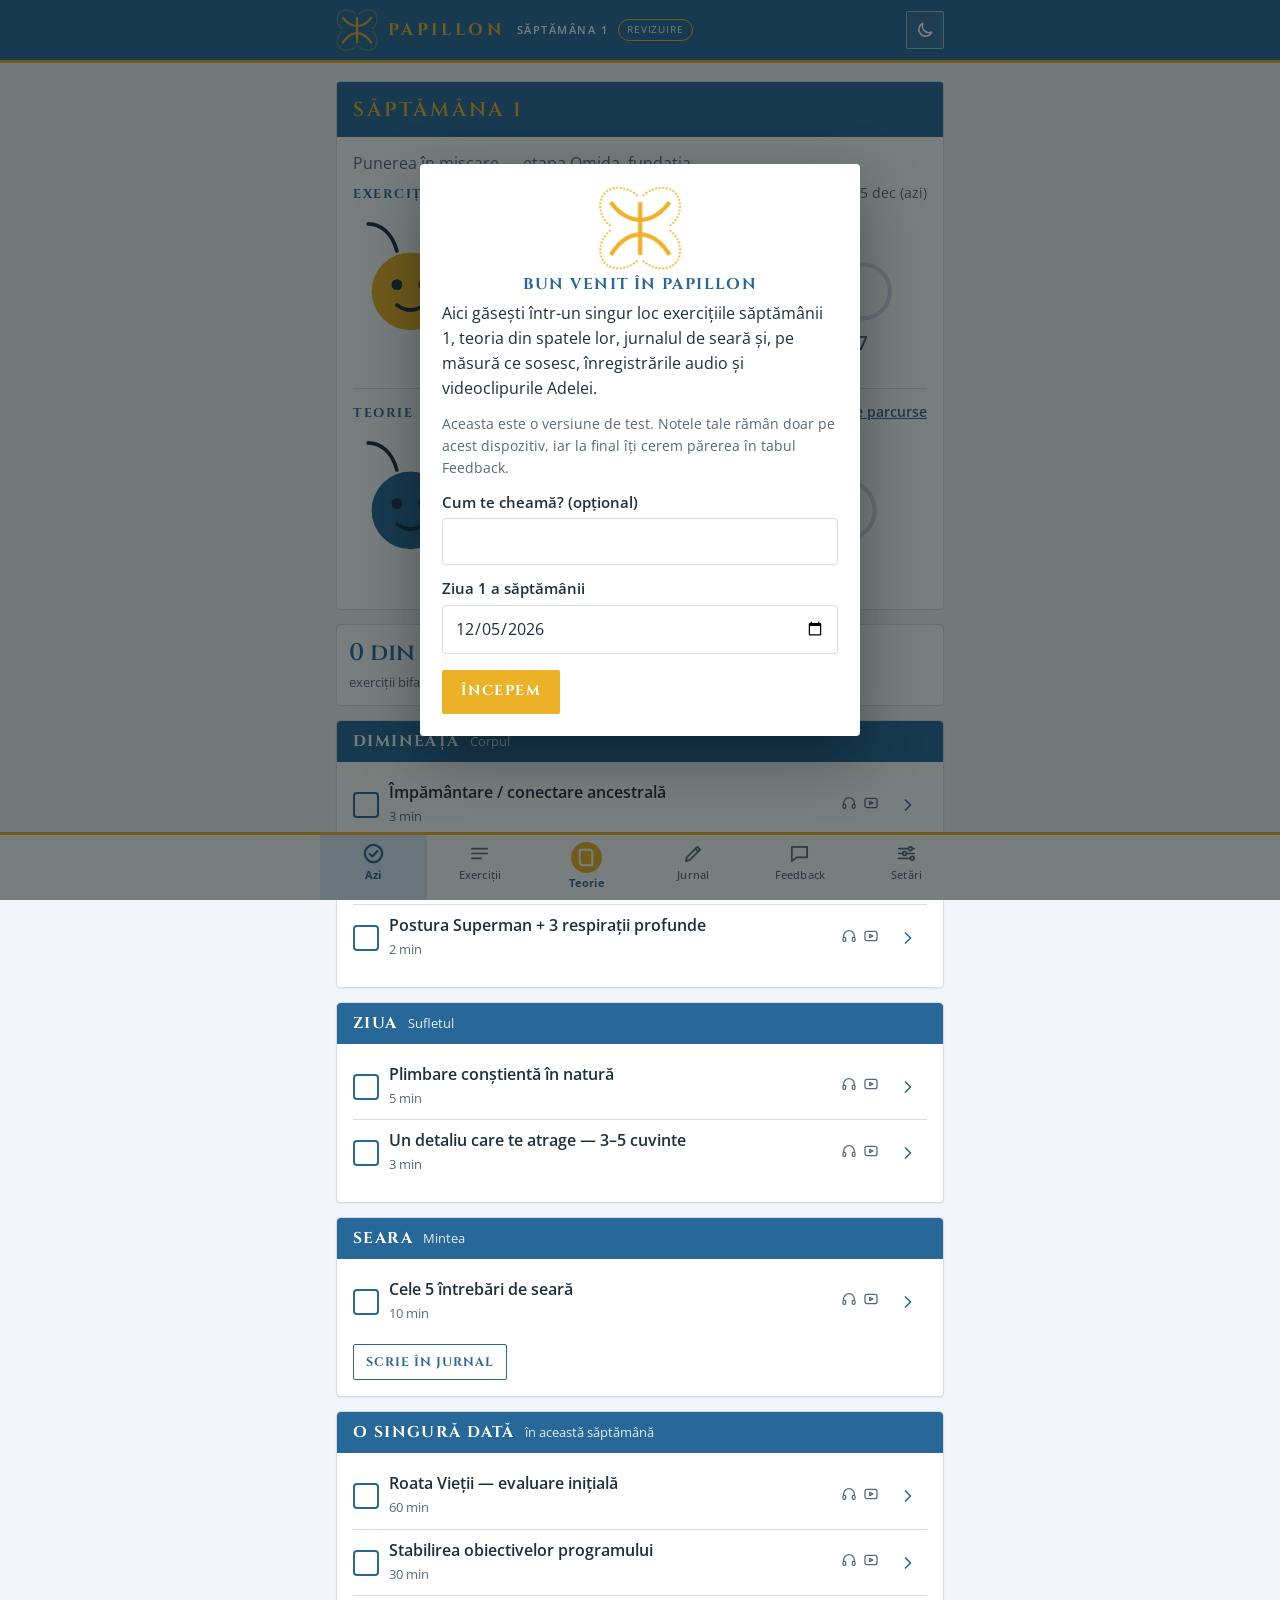
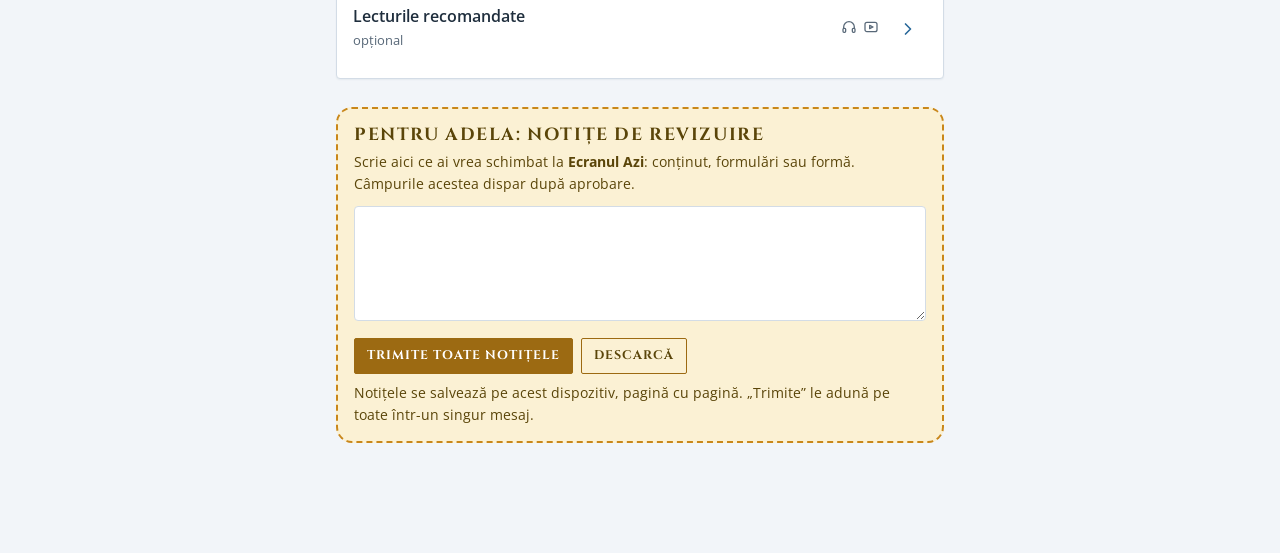
<file: s1/index.html>
<!doctype html>
<html lang="ro">
<head>
<meta charset="utf-8">
<meta name="viewport" content="width=device-width, initial-scale=1, viewport-fit=cover">
<meta name="theme-color" content="#286899">
<link rel="icon" type="image/png" href="[data-uri]">
<link rel="apple-touch-icon" href="[data-uri]">
<title>Papillon · Săptămâna 1</title>
<link rel="preconnect" href="https://fonts.googleapis.com">
<link rel="preconnect" href="https://fonts.gstatic.com" crossorigin>
<link href="https://fonts.googleapis.com/css2?family=Cinzel:wght@500;600;700&family=Open+Sans:wght@400;500;600;700&display=swap" rel="stylesheet">
<style>
/* Papillon S1 — identitate vizuală inspirată de site-ul Adelei Ciurea (albastru #286899, auriu #EDB127, fundal alb) */
:root{
  --bg:#F2F5F9; --surface:#FFFFFF; --ink:#1F2E3D; --muted:#586878; --line:#D3DCE6;
  --accent:#286899; --accent-ink:#FFFFFF; --accent-soft:#DDEAF5;
  --band:#286899; --gold:#EDB127; --gold-ink:#FFFFFF; --gold-soft:#FBF0D3;
  --leaf:#EDB127; --leaf-soft:#FBF0D3;
  --tip:#FBF1D4; --tip-ink:#5A4509; --short:#E1ECF7; --short-ink:#1E4468;
  --danger:#A23B2F;
  --shadow:0 1px 2px rgba(20,50,80,.06);
  --serif:'Cinzel',Georgia,'Times New Roman',serif;
  --sans:'Open Sans',system-ui,-apple-system,'Segoe UI',Roboto,sans-serif;
}
:root[data-theme="dark"]{
  --bg:#0B1824; --surface:#13273A; --ink:#E7EEF5; --muted:#9BB0C3; --line:#26425C;
  --accent:#79B2E0; --accent-ink:#082338; --accent-soft:#1B3A57;
  --band:#1D5380; --gold:#EDB127; --gold-ink:#FFFFFF; --gold-soft:#3A2F10;
  --leaf:#EDB127; --leaf-soft:#3A2F10;
  --tip:#2D2A14; --tip-ink:#E8D79A; --short:#16304A; --short-ink:#BBD8F2;
  --danger:#E0857A; --shadow:none;
}
@media (prefers-color-scheme:dark){
  :root:not([data-theme="light"]){
    --bg:#0B1824; --surface:#13273A; --ink:#E7EEF5; --muted:#9BB0C3; --line:#26425C;
    --accent:#79B2E0; --accent-ink:#082338; --accent-soft:#1B3A57;
    --band:#1D5380; --gold:#EDB127; --gold-ink:#FFFFFF; --gold-soft:#3A2F10;
    --leaf:#EDB127; --leaf-soft:#3A2F10;
    --tip:#2D2A14; --tip-ink:#E8D79A; --short:#16304A; --short-ink:#BBD8F2;
    --danger:#E0857A; --shadow:none;
  }
}
*{box-sizing:border-box}
html{-webkit-text-size-adjust:100%}
body{margin:0;background:var(--bg);color:var(--ink);font:16px/1.55 var(--sans);-webkit-font-smoothing:antialiased}
h1,h2,h3{font-family:var(--serif);font-weight:600;line-height:1.2;margin:0 0 .4em;letter-spacing:-.005em}
h1{font-size:1.7rem} h2{font-size:1.25rem} h3{font-size:1.05rem}
p{margin:0 0 .8em}
a{color:var(--accent)}
button,input,select,textarea{font:inherit;color:inherit}
:focus-visible{outline:3px solid var(--accent);outline-offset:2px;border-radius:6px}
.sr{position:absolute;width:1px;height:1px;overflow:hidden;clip:rect(0 0 0 0)}

/* header */
.top{position:sticky;top:0;z-index:20;background:color-mix(in srgb,var(--bg) 92%,transparent);backdrop-filter:blur(8px);border-bottom:1px solid var(--line)}
.top-in{max-width:640px;margin:0 auto;padding:10px 16px;display:flex;align-items:center;gap:10px}
.brand{display:flex;align-items:center;gap:8px;font:600 1.1rem var(--serif);text-decoration:none;color:var(--ink)}
.brand small{font:500 .8rem var(--sans);color:var(--muted);margin-left:2px}
.spacer{flex:1}
.iconbtn{background:none;border:1px solid var(--line);border-radius:10px;width:38px;height:38px;display:grid;place-items:center;cursor:pointer;color:var(--ink)}
.testbadge{font-size:.72rem;background:var(--leaf-soft);color:var(--ink);border:1px solid var(--leaf);padding:2px 8px;border-radius:999px}

main{max-width:640px;margin:0 auto;padding:18px 16px 110px}
.view>*+*{margin-top:14px}

/* nav */
.nav{position:fixed;left:0;right:0;bottom:0;z-index:20;background:var(--surface);border-top:1px solid var(--line);padding-bottom:env(safe-area-inset-bottom)}
.nav-in{max-width:640px;margin:0 auto;display:grid;grid-template-columns:repeat(5,1fr)}
.nav a{display:flex;flex-direction:column;align-items:center;gap:2px;padding:8px 2px 9px;text-decoration:none;color:var(--muted);font-size:.74rem;font-weight:500}
.nav a svg{width:23px;height:23px;fill:none;stroke:currentColor;stroke-width:1.8;stroke-linecap:round;stroke-linejoin:round}
.nav a[aria-current="page"]{color:var(--accent);font-weight:700}
.nav a[aria-current="page"] svg{stroke-width:2.3}

/* cards */
.card{background:var(--surface);border:1px solid var(--line);border-radius:16px;padding:16px;box-shadow:var(--shadow)}
.card.flat{box-shadow:none}
.card h2,.card h3{margin-bottom:.3em}
.muted{color:var(--muted)}
.small{font-size:.88rem}
.chips{display:flex;flex-wrap:wrap;gap:6px;margin:6px 0 2px}
.chip{font-size:.78rem;padding:2px 10px;border-radius:999px;background:var(--accent-soft);color:var(--ink);border:1px solid transparent}
.chip.ghost{background:none;border-color:var(--line);color:var(--muted)}

/* hero + caterpillar */
.hero{padding:18px 16px 12px;border-radius:20px;background:linear-gradient(180deg,var(--leaf-soft),var(--surface) 85%);border:1px solid var(--line)}
.hero h1{margin-bottom:.1em}
.hero .sub{color:var(--muted);margin-bottom:6px}
.cat{width:100%;height:auto;display:block;margin:4px 0 0}
.cat .head{fill:var(--leaf)}
.cat .eye{fill:var(--ink)}
.cat .smile,.cat .ant{fill:none;stroke:var(--ink);stroke-width:2.2;stroke-linecap:round}
.cat .seg{cursor:pointer}
.cat .ring{fill:var(--surface);stroke:var(--line);stroke-width:2.5}
.cat .fill{fill:var(--leaf)}
.cat .sel .ring{stroke:var(--accent);stroke-width:4}
.cat .dn{fill:var(--muted);font:600 11px var(--sans);text-anchor:middle}
.cat .sel .dn{fill:var(--accent)}
.cat .td{fill:var(--accent)}
.daylabel{display:flex;justify-content:space-between;align-items:baseline;gap:8px;margin-top:6px}
.daylabel b{font:600 1.05rem var(--serif)}

/* moment sections */
.moment-h{display:flex;align-items:baseline;gap:8px;margin:0 0 4px}
.moment-h small{color:var(--muted)}
.rows{display:flex;flex-direction:column}
.row{display:flex;align-items:center;gap:10px;padding:10px 0;border-top:1px solid var(--line)}
.row:first-child{border-top:0}
.row .grow{flex:1;min-width:0}
.row b{font-weight:600;display:block;line-height:1.3}
.row small{color:var(--muted)}
.check{appearance:none;-webkit-appearance:none;width:26px;height:26px;flex:none;border:2px solid var(--muted);border-radius:8px;background:var(--surface);display:grid;place-items:center;cursor:pointer;margin:0}
.check:checked{background:var(--accent);border-color:var(--accent)}
.check:checked::after{content:"";width:6px;height:12px;border:solid var(--accent-ink);border-width:0 2.5px 2.5px 0;transform:rotate(45deg) translate(-1px,-1px)}
.go{display:grid;place-items:center;width:38px;height:38px;border-radius:10px;color:var(--muted);text-decoration:none;flex:none}
.go svg{width:20px;height:20px;fill:none;stroke:currentColor;stroke-width:2;stroke-linecap:round;stroke-linejoin:round}
.row.done b{color:var(--muted);text-decoration:line-through;text-decoration-thickness:1px}
.mini{display:flex;gap:6px;align-items:center;color:var(--muted)}
.mini svg{width:16px;height:16px;fill:none;stroke:currentColor;stroke-width:1.9;stroke-linecap:round;stroke-linejoin:round}
.mini .on{color:var(--accent)}

.summary{display:flex;gap:10px}
.stat{flex:1;background:var(--surface);border:1px solid var(--line);border-radius:14px;padding:12px}
.stat b{display:block;font:600 1.5rem var(--serif)}
.stat span{font-size:.82rem;color:var(--muted)}

/* buttons */
.btn{display:inline-flex;align-items:center;justify-content:center;gap:8px;min-height:44px;padding:0 18px;border-radius:12px;border:1px solid var(--accent);background:var(--accent);color:var(--accent-ink);font-weight:600;cursor:pointer;text-decoration:none}
.btn.ghost{background:none;color:var(--accent)}
.btn.small{min-height:36px;padding:0 12px;font-size:.9rem}
.btn.danger{border-color:var(--danger);color:var(--danger);background:none}
.btns{display:flex;flex-wrap:wrap;gap:8px}

/* media slots */
.slot{border:1px solid var(--line);border-radius:14px;padding:12px;background:var(--surface);display:flex;flex-direction:column;gap:8px}
.slot-h{display:flex;align-items:center;gap:10px}
.slot-h svg{width:22px;height:22px;flex:none;fill:none;stroke:var(--accent);stroke-width:1.8;stroke-linecap:round;stroke-linejoin:round}
.slot-h b{display:block;line-height:1.2}
.slot-h small{color:var(--muted)}
.slot.empty{border-style:dashed;background:transparent}
.slot.empty .slot-h svg{stroke:var(--muted)}
.slot audio{width:100%}
.slot video,.slot iframe{width:100%;aspect-ratio:16/9;border:0;border-radius:10px;background:#000}
.adm{display:flex;gap:6px}
.adm input{flex:1;min-width:0}

/* steps and boxes */
.steps{list-style:none;counter-reset:s;padding:0;margin:8px 0 0}
.steps li{counter-increment:s;position:relative;padding:8px 0 8px 40px}
.steps li::before{content:counter(s);position:absolute;left:0;top:8px;width:28px;height:28px;border-radius:50%;background:var(--accent-soft);color:var(--ink);font-weight:700;font-size:.9rem;display:grid;place-items:center}
.box{border-radius:14px;padding:12px 14px}
.box b{display:block;margin-bottom:2px}
.box.tip{background:var(--tip);color:var(--tip-ink)}
.box.short{background:var(--short);color:var(--short-ink)}
.box.ex{border:1px solid var(--line);font-style:italic}
.bullets{margin:6px 0 0;padding-left:20px}
.bullets li{margin:4px 0}

/* timer */
.timer{display:flex;align-items:center;gap:12px;padding:10px 12px;border:1px solid var(--line);border-radius:14px;background:var(--surface)}
.timer .tt{font:600 1.7rem var(--serif);min-width:4.2ch;font-variant-numeric:tabular-nums}

/* forms */
label.f{display:block;font-weight:600;font-size:.95rem;margin:12px 0 4px}
textarea,input[type=text],input[type=date],input[type=number],select{width:100%;padding:10px 12px;border:1px solid var(--line);border-radius:12px;background:var(--surface);min-height:44px}
textarea{min-height:76px;resize:vertical;line-height:1.45}
.q{margin-top:12px}
.q label{font-weight:600;display:block;margin-bottom:4px}
.q .n{display:inline-grid;place-items:center;width:24px;height:24px;border-radius:50%;background:var(--accent-soft);font-size:.82rem;margin-right:8px}
.grat{display:grid;gap:8px}
.saved{font-size:.8rem;color:var(--muted)}

/* segmented tabs */
.seg-tabs{display:flex;gap:4px;background:var(--surface);border:1px solid var(--line);border-radius:12px;padding:4px}
.seg-tabs button{flex:1;border:0;background:none;border-radius:9px;min-height:38px;cursor:pointer;color:var(--muted);font-weight:600}
.seg-tabs button[aria-selected="true"]{background:var(--accent);color:var(--accent-ink)}

/* radar */
.radar{width:100%;height:auto;display:block}
.radar .ring{fill:none;stroke:var(--line);stroke-width:1}
.radar .axis{stroke:var(--line);stroke-width:1}
.radar .poly{fill:color-mix(in srgb,var(--accent) 28%,transparent);stroke:var(--accent);stroke-width:2.2}
.radar .dot{fill:var(--accent)}
.radar text{fill:var(--ink);font:500 10.5px var(--sans)}
.dom{padding:10px 0;border-top:1px solid var(--line)}
.dom:first-child{border-top:0}
.dom-top{display:flex;gap:8px;align-items:center}
.dom-top input[type=text]{flex:1;min-height:38px;padding:6px 10px}
.dom-v{font:600 1.2rem var(--serif);width:2ch;text-align:right}
input[type=range]{width:100%;accent-color:var(--accent);margin:8px 0 2px}
.dom .note{margin-top:6px}

/* theory */
.tcard{display:block;text-decoration:none;color:inherit}
.tcard h3{margin-bottom:2px}
.lead{font:500 1.05rem/1.4 var(--serif);color:var(--muted);margin-bottom:10px}
.band{display:grid;grid-template-columns:repeat(3,1fr);gap:8px;margin-top:10px}
.band div{background:var(--leaf-soft);border-radius:12px;padding:10px;text-align:center}
.band b{display:block;font-family:var(--serif)}
.band span{font-size:.82rem;color:var(--muted)}
.weeks{list-style:none;margin:8px 0 0;padding:0;display:flex;flex-direction:column;gap:2px}
.weeks li{display:flex;gap:10px;align-items:baseline;padding:6px 8px;border-radius:10px;font-size:.92rem;color:var(--muted)}
.weeks li b{width:3.4ch;color:inherit}
.weeks li.now{background:var(--accent-soft);color:var(--ink);font-weight:600}
.pager{display:flex;justify-content:space-between;gap:8px}

/* feedback */
.rate{display:flex;gap:6px}
.rate button{flex:1;min-height:44px;border:1px solid var(--line);background:var(--surface);border-radius:12px;font-weight:700;cursor:pointer}
.rate button[aria-pressed="true"]{background:var(--accent);color:var(--accent-ink);border-color:var(--accent)}
.fbq{display:flex;gap:8px;margin:8px 0}
.fbq button{flex:1;min-height:44px;border:1px solid var(--line);background:var(--surface);border-radius:12px;cursor:pointer;font-weight:600}
.fbq button[aria-pressed="true"]{background:var(--accent-soft);border-color:var(--accent)}
.hist details{border-top:1px solid var(--line);padding:8px 0}
.hist summary{cursor:pointer;font-weight:600}
.hist p{margin:6px 0 0}

/* dialog + toast */
.overlay{position:fixed;inset:0;z-index:50;background:rgba(10,20,20,.55);display:grid;place-items:center;padding:16px}
.overlay[hidden]{display:none}
.overlay .dlg{background:var(--surface);color:var(--ink);border-radius:20px;max-width:440px;width:100%;max-height:90vh;overflow:auto;box-shadow:0 20px 60px rgba(0,0,0,.35)}
.dlg{padding:22px}
.toast{position:fixed;left:50%;bottom:92px;transform:translateX(-50%);background:var(--ink);color:var(--bg);padding:9px 16px;border-radius:999px;font-size:.9rem;z-index:40;opacity:0;pointer-events:none;transition:opacity .2s}
.toast.on{opacity:1}
@media (prefers-reduced-motion:reduce){*{transition:none!important;animation:none!important}}

/* notițe de revizuire (pentru Adela) */
.review{margin-top:28px;padding:16px;border-radius:16px;border:2px dashed #C9871A;background:var(--tip);color:var(--tip-ink)}
.review h2{font-size:1.1rem;margin-bottom:.3em}
.review textarea{background:var(--surface);color:var(--ink)}
.review .btn{border-color:#9C6A12;background:#9C6A12;color:#fff}
.review .btn.ghost{background:none;color:inherit;border-color:#9C6A12}

.tchecks{display:flex;flex-wrap:wrap;gap:10px 22px;align-items:center}
.chk{display:flex;align-items:center;gap:10px;cursor:pointer;font-weight:500}
.okbadge{display:inline-block;font:600 .72rem var(--sans,inherit);padding:2px 8px;border-radius:99px;background:var(--accent);color:var(--accent-ink);vertical-align:middle;margin-left:6px}
.okbadge.half{background:var(--tip);color:var(--tip-ink)}

/* ===================== Identitate Papillon ===================== */
h1{font-size:1.2rem;text-transform:uppercase;letter-spacing:.14em;background:var(--band);color:var(--gold);padding:14px 16px;border-radius:2px;margin:0;line-height:1.35;font-weight:600;overflow-wrap:anywhere}
h2{font-size:.98rem;text-transform:uppercase;letter-spacing:.09em;color:var(--accent);font-weight:700}
h3{font-size:1rem;letter-spacing:.03em;color:var(--accent)}
.lead{font:500 1rem/1.5 var(--sans)}

/* antet */
.top{background:var(--band);border-bottom:3px solid var(--gold);backdrop-filter:none}
.top-in{height:60px;padding:0 16px}
.brand{color:var(--gold);gap:10px;letter-spacing:.2em;font-size:1.05rem;font-weight:700;text-transform:uppercase}
.brand .logo{width:42px;height:42px;display:block}
.brand small{color:#fff;font:600 .66rem var(--sans);letter-spacing:.14em;text-transform:uppercase;margin-left:2px}
.iconbtn{border-color:rgba(255,255,255,.5);color:#fff;background:rgba(255,255,255,.08);border-radius:2px}
.testbadge{background:transparent;color:#fff;border:1px solid var(--gold);font-size:.64rem;letter-spacing:.08em;text-transform:uppercase;padding:2px 8px}
@media (max-width:430px){.brand small{display:none}}

/* navigare jos */
.nav{border-top:3px solid var(--gold)}
.nav-in{grid-template-columns:repeat(6,1fr)}
.nav a{font-size:.68rem;padding:7px 1px 8px;letter-spacing:.02em}
.nav a[aria-current="page"]{color:var(--accent);background:var(--accent-soft)}
.nav a.hl{color:var(--accent);font-weight:700}
.nav a.hl svg{background:var(--gold);color:#fff;border-radius:50%;padding:4px;width:31px;height:31px;stroke-width:2.1}
.nav a.hl[aria-current="page"] svg{box-shadow:0 0 0 2px var(--accent)}

/* buton Înapoi fix */
.backbar{position:sticky;top:63px;z-index:15;display:flex;align-items:center;justify-content:space-between;gap:10px;background:var(--surface);border:1px solid var(--line);border-left:4px solid var(--gold);border-radius:2px;padding:6px 8px;margin-top:-4px;box-shadow:0 3px 10px rgba(20,50,80,.12)}
.backbtn{display:inline-flex;align-items:center;gap:6px;min-height:44px;padding:0 16px 0 8px;border:0;background:var(--gold);color:#fff;border-radius:2px;font:700 .9rem var(--serif);letter-spacing:.1em;text-transform:uppercase;cursor:pointer}
.backbtn svg{width:22px;height:22px;fill:none;stroke:currentColor;stroke-width:2.6;stroke-linecap:round;stroke-linejoin:round}
.backwhere{font:600 .7rem var(--sans);letter-spacing:.12em;text-transform:uppercase;color:var(--muted)}

/* carduri și forme (colțuri drepte, ca pe site) */
.card{border-radius:4px;box-shadow:var(--shadow)}
.stat{border-radius:4px}.stat b{color:var(--accent)}
.hero{padding:0;background:var(--surface);border-radius:4px;overflow:hidden}
.hero h1{border-radius:0;font-size:1.25rem}
.hero-body{padding:12px 16px 14px}
.moment-h{margin:-16px -16px 10px;padding:10px 16px;background:var(--band);border-radius:4px 4px 0 0;display:flex;align-items:baseline;gap:10px}
.moment-h h2{color:#fff;margin:0}
.moment-h small{color:#fff;opacity:.88}
.rt{display:block;color:inherit;text-decoration:none}
.go{border-radius:2px;color:var(--accent)}
.check{border-radius:4px;border-color:var(--accent)}
.check:checked{background:var(--gold);border-color:var(--gold)}
.check:checked::after{border-color:#fff}
.chip{background:var(--accent-soft)}
.slot,.timer,.box{border-radius:4px}
.steps li::before{background:var(--gold);color:#fff}
textarea,input[type=text],input[type=date],input[type=number],select{border-radius:4px}
.band div{border-radius:4px}

/* butoane: auriu #EDB127, text alb cu majuscule spațiate, colțuri drepte */
.btn{background:var(--gold);border-color:var(--gold);color:#fff;border-radius:2px;font-family:var(--serif);font-weight:700;text-transform:uppercase;letter-spacing:.1em;font-size:.9rem}
.btn.small{font-size:.78rem;letter-spacing:.08em}
.btn.ghost{background:transparent;color:var(--accent);border-color:var(--accent)}
.btn.danger{background:transparent;color:var(--danger);border-color:var(--danger)}
.btn:disabled{opacity:.6;cursor:wait}
.seg-tabs{border-radius:4px}
.seg-tabs button{border-radius:2px}
.seg-tabs button[aria-selected="true"]{background:var(--gold);color:#fff}
.seg-tabs.three{display:grid;grid-template-columns:1fr 1.25fr .9fr}
.seg-tabs.three button{font-size:.8rem;line-height:1.25;padding:6px 4px;min-height:50px}
.rate button,.fbq button{border-radius:2px}
.rate button[aria-pressed="true"]{background:var(--gold);border-color:var(--gold);color:#fff}
.fbq button[aria-pressed="true"]{background:var(--gold);border-color:var(--gold);color:#fff}
.legend{display:flex;justify-content:space-between;gap:10px;font-size:.78rem;color:var(--muted);margin-top:4px}

/* Teorie: evidențiere */

/* jurnal */
.titlerow{display:flex;align-items:center;justify-content:space-between;gap:10px;background:var(--band);border-radius:2px;padding-right:10px}
.titlerow h1{background:none;flex:1;min-width:0}
.histlink{display:inline-flex;align-items:center;gap:6px;color:#fff;background:var(--gold);text-decoration:none;border-radius:2px;padding:0 12px;font:700 .78rem var(--serif);letter-spacing:.08em;text-transform:uppercase;min-height:42px}
.histlink svg,.histic svg{width:20px;height:20px;fill:none;stroke:currentColor;stroke-width:2.1;stroke-linecap:round;stroke-linejoin:round}
.histic{color:var(--gold);display:grid;place-items:center;padding:0 6px}
.histic svg{width:26px;height:26px}
.idea{border-top:1px solid var(--line);padding:10px 0}
.idea:first-of-type{border-top:0}
.idea p{margin:4px 0 0}
.idea-h{display:flex;justify-content:space-between;align-items:center;gap:8px}
.linkbtn{background:none;border:0;color:var(--danger);cursor:pointer;font-size:.82rem;text-decoration:underline;min-height:32px;padding:0 4px}

/* ecran de bun venit */
.overlay .dlg{border-radius:4px}
.wlogo{display:block;margin:0 auto 6px;width:84px;height:84px}
.wt{text-align:center}

/* omizi */
.cat .seg{text-decoration:none}
.cat .ck{fill:none;stroke:#fff;stroke-width:2.8;stroke-linecap:round;stroke-linejoin:round}
.cat.theory .head,.cat.theory .fill,.cat.theory .td{fill:var(--accent)}
.cat.theory .seg:hover .ring,.cat.theory .seg:focus-visible .ring{stroke:var(--accent)}
.catblock+.catblock{margin-top:12px;padding-top:12px;border-top:1px solid var(--line)}
.card.catblock{padding:14px 16px}
.catlabel{display:flex;justify-content:space-between;align-items:baseline;gap:8px;flex-wrap:wrap}
.catlabel b{font:700 .8rem var(--serif);letter-spacing:.12em;text-transform:uppercase;color:var(--accent)}
.catlabel span,.catlabel a{font-size:.85rem;color:var(--muted)}
.catlabel a{color:var(--accent);font-weight:600}

/* uniformitate */
.review h2{color:inherit}
.view>h2{border-left:4px solid var(--gold);padding-left:10px}
.tcard{display:flex;align-items:center;gap:10px}
.tcard .grow{flex:1;min-width:0}
.chip.ok{background:var(--gold);color:#fff;font-weight:600}
.pager .btn svg{width:18px;height:18px;fill:none;stroke:currentColor;stroke-width:2.4;stroke-linecap:round;stroke-linejoin:round;flex:none}

</style>
</head>
<body>
<header class="top"><div class="top-in">
  <a class="brand" href="#/azi" aria-label="Papillon, pagina Azi"><img class="logo" src="[data-uri]" alt="" width="42" height="42"><span>Papillon</span> <small>Săptămâna 1</small></a>
  <span class="testbadge">test</span>
  <span class="spacer"></span>
  <button class="iconbtn" id="themeBtn" aria-label="Schimbă tema luminos / întunecat"><svg viewBox="0 0 24 24" width="20" height="20" fill="none" stroke="currentColor" stroke-width="1.9" stroke-linecap="round" stroke-linejoin="round" aria-hidden="true"><path d="M20 14.5A8 8 0 0 1 9.5 4 8 8 0 1 0 20 14.5z"/></svg></button>
</div></header>
<main><div id="view" class="view" aria-live="polite"></div></main>
<nav class="nav" aria-label="Navigare principală"><div class="nav-in" id="nav"></div></nav>
<div class="toast" id="toast" role="status"></div>
<div id="welcome" class="overlay" role="dialog" aria-modal="true" aria-label="Bun venit" hidden></div>
<div id="fatal" hidden style="position:fixed;left:8px;right:8px;top:8px;z-index:99;background:#fff3f0;color:#7a1f14;border:1px solid #d9806f;border-radius:10px;padding:10px;font:13px/1.4 system-ui"></div>
<script>
window.addEventListener("error",function(e){var f=document.getElementById("fatal");if(f){f.hidden=false;f.textContent="Eroare: "+(e.message||e.error)+" ("+(e.lineno||"")+")";}});
/* ============================================================
   Papillon · Săptămâna 1 — conținut și configurare
   Aici se editează: linkurile media (MEDIA), adresa scriptului de feedback,
   textele exercițiilor și ale teoriei.
   ============================================================ */

/* logoul Papillon (încorporat la build din brand/logo.b64) */
const LOGO_SRC = '[data-uri]';

const CONFIG = {
  version: 'S1-test-0.1',
  // Adresa web a scriptului Google Apps Script care primește feedback-ul (vezi apps-script/Code.gs).
  // Lasă gol → feedback-ul se copiază / se descarcă. Adresele de email stau doar în script, nu aici.
  feedbackUrl: 'https://script.google.com/macros/s/AKfycbzW6imOycsVBO2QaOI-jneF4FxaKdrB49qaWJbiIMmI6uD4WRSIpJDQIcbFjug9eRat/exec',
  // Mod revizuire: afișează câmpul „Pentru Adela” la finalul fiecărei pagini. După aprobare: false.
  reviewMode: true,
};

/* ---- MEDIA -------------------------------------------------
   Pentru fiecare exercițiu / concept: audio (instrucțiuni) și video (explicații).
   Acceptă: link YouTube / Vimeo, fișier .mp4/.webm, fișier .mp3/.m4a,
   sau cale relativă (ex. 'media/impamantare.mp3').
   Gol ('') → clientul vede „Disponibil în curând".
   Pentru test rapid fără a edita fișierul: deschide aplicația cu ?admin=1
   ------------------------------------------------------------ */
const MEDIA = {
  'impamantare':      { audio: '', video: '' },
  'curatare':         { audio: '', video: '' },
  'superman':         { audio: '', video: '' },
  'plimbare':         { audio: '', video: '' },
  'detaliu':          { audio: '', video: '' },
  'intrebari-seara':  { audio: '', video: '' },
  'roata':            { audio: '', video: '' },
  'obiective':        { audio: '', video: '' },
  'a-fi':             { audio: '', video: 'https://www.youtube.com/watch?v=j7g9FqFgOSA' },
  'a-fi-liber':       { audio: '', video: '' },
  'a-fi-magic':       { audio: '', video: '' },
  'creator-vreator':  { audio: '', video: '' },
};

const MOMENTS = {
  dimineata: { label: 'Dimineața', sub: 'Corpul' },
  ziua:      { label: 'Ziua',      sub: 'Sufletul' },
  seara:     { label: 'Seara',     sub: 'Mintea' },
  punctual:  { label: 'O singură dată', sub: 'Punctual' },
};

/* ---- EXERCIȚII --------------------------------------------- */
const EX = [
  {
    id: 'impamantare', title: 'Împământare / conectare ancestrală',
    moment: 'dimineata', pilon: 'Corp', cat: 'Energetic', min: 3, freq: 'zilnic',
    scop: 'Reconectarea conștientă cu energia Pământului chiar la începutul zilei, ca ancoră fizică și energetică înaintea oricărei alte acțiuni. În paralel, exercițiul te leagă simbolic de linia ta ancestrală — de tot ce a venit înaintea ta și te susține, chiar dacă nu vezi asta.',
    pasi: [
      'Stai în picioare, desculț dacă poți (pe podea, iarbă sau pământ).',
      'Închide ochii și imaginează-ți rădăcini care coboară din tălpile tale spre centrul Pământului.',
      'Respiră adânc de 2–3 ori, simțind cum, cu fiecare expir, „cobori" rădăcinile mai adânc.',
      'Rostește, în gând sau cu voce joasă, o intenție scurtă de conectare cu linia ta ancestrală — de exemplu: „Mă conectez la forța celor dinaintea mea."',
      'Rămâi 30–60 de secunde în această stare, simțind stabilitatea.',
    ],
    tip: 'Fă-l chiar dacă ești grăbit — varianta de 30 de secunde tot contează, mai bine decât s-o sari complet. Dacă nu poți fi desculț (birou, frig), vizualizarea singură funcționează. Leagă-l de un obicei deja existent (de exemplu, imediat cum te dai jos din pat) — se automatizează mai repede.',
    exemplu: 'Dimineața, înainte de cafea, stai lângă fereastră cu tălpile goale pe podea. Îți iei 3 respirații și simți, poate pentru prima dată conștient, greutatea propriului corp așezată stabil pe sol.',
    shortcut: 'După câteva săptămâni de practică, o singură respirație profundă cu intenția „sunt ancorat" poate declanșa aceeași stare.',
    next: 'Urmează firesc Curățarea energetică. Din săptămâna 2 devine parte din exercițiul Cer-OM-Pământ.',
    theory: ['a-fi-magic'],
  },
  {
    id: 'curatare', title: 'Curățare energetică',
    moment: 'dimineata', pilon: 'Corp', cat: 'Energetic', min: 3, freq: 'zilnic',
    scop: 'Eliberarea energiilor care nu-ți aparțin — acumulate din interacțiuni, spații sau din ziua anterioară — înainte de a începe una nouă „curat".',
    pasi: [
      'Continuă din postura de împământare (sau începe direct, stând confortabil).',
      'Inspiră adânc și, la expir, imaginează-ți cum elimini din corp orice energie străină, sub formă de fum sau ceață care se scurge prin tălpi în Pământ.',
      'Repetă de 3 ori, cu intenția clară: „Eliberez tot ce nu-mi aparține."',
      'Opțional, „scutură" ușor mâinile și brațele, ca și cum ai scutura apă de pe ele.',
    ],
    tip: 'Nu e nevoie să „crezi" perfect în vizualizare ca să funcționeze — intenția clară contează mai mult decât imaginea mentală detaliată. Dacă simți o zonă anume încărcată (ceafă, stomac), direcționează respirația acolo.',
    exemplu: 'După o zi grea, dimineața următoare poți simți nevoia acută de acest exercițiu — îl faci puțin mai lung, cu 5–6 expirații conștiente în loc de 3.',
    shortcut: 'O singură expirație lungă, conștientă, cu intenția de eliberare, funcționează ca „reset" rapid oricând în timpul zilei, nu doar dimineața.',
    theory: ['a-fi-magic'],
  },
  {
    id: 'superman', title: 'Postura Superman + 3 respirații profunde',
    moment: 'dimineata', pilon: 'Corp', cat: 'Fizic', min: 2, freq: 'zilnic',
    scop: 'O schimbare fizică deliberată a posturii transmite corpului — și, simbolic, universului — mesajul „mă schimb". Postura deschisă activează și starea psihologică de încredere: postura influențează starea, nu doar invers. După exercițiu, comportă-te ca Superman toată ziua.',
    pasi: [
      'Stai în fața unei ferestre sau într-un spațiu deschis.',
      'Depărtează picioarele la nivelul umerilor.',
      'Pune mâinile în șolduri, coatele larg deschise.',
      'Ține capul drept, pieptul deschis (imaginează-ți chakra inimii deschisă).',
      'Inspiră și expiră profund, minimum 3 respirații.',
      'Simte-te, pentru câteva secunde, exact ca Superman — puternic, capabil, deschis.',
    ],
    tip: 'Fă-o în fața unei ferestre sau afară, dacă poți — lumina naturală amplifică efectul.',
    exemplu: 'În loc să te aduni ghemuit peste telefon la trezire, te ridici, mergi la fereastră și îți iei acest minut de postură deschisă înainte de prima veste sau notificare a zilei.',
    next: 'Din săptămâna 2, postura Superman se mută în pauza de zi.',
    theory: ['a-fi-magic', 'a-fi-liber'],
  },
  {
    id: 'plimbare', title: 'Plimbare conștientă în natură',
    moment: 'ziua', pilon: 'Suflet', cat: 'Natură', min: 5, freq: 'zilnic',
    scop: 'O pauză de conectare cu natura în mijlocul zilei — nu ca evadare, ci ca reamintire conștientă că faci parte dintr-un întreg mai mare decât sarcinile zilei.',
    pasi: [
      'Ieși afară — grădină, parc, chiar și un copac de pe stradă e suficient.',
      'Mergi minimum 3–5 minute, fără telefon în mână.',
      'Lasă atenția să se așeze pe ce te înconjoară: sunete, mirosuri, texturi, lumină.',
      'Nu trebuie să fie contemplativ sau lent — contează și în mers rapid sau cu câinele, atât timp cât ești prezent.',
    ],
    tip: 'Nu ai nevoie de natură „sălbatică" — un ghiveci, un copac urban sau cerul sunt suficiente.',
    theory: ['a-fi-magic'],
  },
  {
    id: 'detaliu', title: 'Un detaliu care te atrage — 3–5 cuvinte',
    moment: 'ziua', pilon: 'Suflet', cat: 'Natură', min: 3, freq: 'zilnic', tool: 'urme',
    scop: 'Antrenarea atenției fine: alegi conștient un singur detaliu din natură și îl „traduci" în cuvinte, ceea ce te obligă la o observare reală, nu la o privire în trecere.',
    pasi: [
      'În timpul plimbării conștiente, lasă un detaliu să-ți atragă atenția (o frunză, o textură de scoarță, un joc de lumină).',
      'Oprește-te scurt la el.',
      'Fotografiază-l sau desenează-l rapid.',
      'Descrie, în 3–5 cuvinte, ce te-a atras la el.',
    ],
    tip: 'Nu gândi prea mult cuvintele — primele care vin sunt cele mai sincere.',
    next: 'Notează în fișa de mai jos („Urme ale mersului conștient"): data, cuvintele tale și, dacă vrei, de ce l-ai ales. Fotografia sau desenul rămân în telefonul tău.',
    theory: ['a-fi'],
  },
  {
    id: 'intrebari-seara', title: 'Cele 5 întrebări de seară',
    moment: 'seara', pilon: 'Minte', cat: 'Jurnal', min: 10, freq: 'zilnic', tool: 'seara',
    scop: 'Recapitularea zilei printr-un set fix de întrebări — creează obiceiul reflecției zilnice și devine, pe termen lung, una din coloanele programului.',
    pasi: [
      'Ce am realizat astăzi?',
      'Am obținut cel mai important rezultat al meu?',
      'Ce am învățat?',
      'Ce pot îmbunătăți?',
      'Trei lucruri / oameni pentru care sunt recunoscător astăzi — le mulțumesc.',
    ],
    pasiLabel: 'Întrebările',
    clarificari: [
      'Întrebarea 1 se referă la sarcinile pe care le-ai bifat.',
      'Întrebarea 2 se referă la cel mai important lucru al zilei — poate fi o conversație sau un moment de frumusețe.',
      'Recunoștința poate fi pentru lucruri mici.',
    ],
    tip: 'Scrie chiar dacă răspunsurile sunt scurte — 2 rânduri sunt suficiente, important e ritmul zilnic. Dacă ziua a fost proastă, întrebarea de recunoștință e cea mai importantă de completat, nu de sărit.',
    exemplu: 'Am realizat: am terminat raportul. Cel mai important rezultat: o conversație sinceră. Am învățat: că amân lucrurile grele dimineața. Pot îmbunătăți: să încep cu ele, nu cu ce e ușor. Recunoscător pentru: cafeaua bună, un mesaj de la un prieten, soarele de după-amiază.',
    shortcut: 'Pe zilele foarte încărcate poți răspunde doar în gând, cât timp te speli pe dinți — nu e la fel de puternic ca scrisul, dar păstrează lanțul obiceiului.',
    next: 'Din săptămâna 4 se extinde la 7 întrebări.',
    theory: ['creator-vreator', 'a-fi-liber'],
  },
  {
    id: 'roata', title: 'Roata Vieții — evaluare inițială',
    moment: 'punctual', pilon: 'Minte', cat: 'Viziune', min: 60, freq: 'o dată', tool: 'roata',
    scop: 'O „fotografie" a satisfacției tale actuale pe domeniile principale ale vieții, notată pe o scală 0–10. Devine punctul de referință față de care se măsoară progresul întregului program — la final se reface și se compară.',
    pasi: [
      'Alege 8–10 domenii importante ale vieții tale (poți redenumi domeniile de mai jos).',
      'Pentru fiecare domeniu, notează un scor de satisfacție de la 0 (deloc) la 10 (complet mulțumit).',
      'Privește forma roții — vezi unde e echilibrat și unde nu.',
      'Pentru fiecare domeniu cu scor sub 7, notează un gând scurt despre ce lipsește.',
    ],
    tip: 'Fii sincer, nu „cum ar trebui să fie" — scorul e pentru tine, nu pentru validare externă.',
    next: 'Păstrează roata completată acum: la finalul programului o refaci și le comparați. Fundamentează Stabilirea obiectivelor (imediat după) și, mai târziu, Vision Board și SPI.',
    theory: ['a-fi', 'creator-vreator'],
  },
  {
    id: 'obiective', title: 'Stabilirea obiectivelor programului',
    moment: 'punctual', pilon: 'Minte', cat: 'Viziune', min: 30, freq: 'o dată', tool: 'obiective',
    scop: 'Clarificarea, în scris, a ceea ce vrei să obții din acest parcurs de 12 săptămâni — un reper la care te poți întoarce oricând simți că ai pierdut direcția.',
    pasi: [
      'Pe baza Roții Vieții completate, alege 2–3 domenii prioritare pentru acest parcurs.',
      'Scrie, pentru fiecare, un obiectiv concret (nu vag) — ce ai vrea să fie diferit la finalul celor 12 săptămâni.',
      'Notează și un „de ce" pentru fiecare — motivația reală din spatele lui.',
    ],
    tip: 'Nu urmări perfecțiunea formulării — poți reveni și ajusta obiectivele oricând pe parcurs.',
    exemplu: '„Vreau să am o rutină de somn stabilă (obiectiv), pentru că observ că lipsa de somn îmi afectează răbdarea cu familia (de ce)."',
    next: 'Obiectivele se rafinează mai târziu în program și capătă un plan concret.',
    theory: ['creator-vreator', 'a-fi'],
  },
  {
    id: 'lecturi', title: 'Lecturile recomandate',
    moment: 'punctual', pilon: 'Minte', cat: 'Studiu', min: 0, freq: 'opțional', optional: true,
    scop: 'Explorarea listei de lecturi recomandate de program — opțional, în ritmul tău.',
    pasi: ['Deschide pagina „Lectures" din platforma programului și alege ce te atrage.'],
    theory: [],
  },
];

/* ---- TEORIE ------------------------------------------------- */
const THEORY_INTRO = {
  titlu: 'Unde ești în program',
  paragrafe: [
    'Prima săptămână pune bazele întregului program pe două planuri: definește conceptele de identitate și libertate (cine ești, ce înseamnă să fii liber) și pune corpul în mișcare — pentru că, dintre toate nivelurile ființei, corpul se adaptează cel mai lent la schimbare, deci cu el se începe.',
    'Programul lucrează pe două axe: mișcarea orizontală (exercițiile fizice și energetice zilnice) și mișcarea verticală (explorarea interioară — scufundarea în subconștient și înălțarea spre supraconștient). Săptămâna 1 deschide axa orizontală; cea verticală se deschide din etapa următoare.',
  ],
  zi: 'Structura zilnică instituită acum rămâne coloana vertebrală a întregului program: dimineața — corpul, ziua — sufletul, seara — mintea.',
};

const THEORY = [
  {
    id: 'a-fi', titlu: 'A Fi', scurt: 'Cine ești tu, cu adevărat?',
    text: [
      'Totul pornește de la întrebarea fundamentală: cine ești tu, cu adevărat? Metafora animalelor — iepure, leu, vultur — ilustrează că fiecare ființă are o natură intrinsecă. Un iepure nu merge la vânătoare; un vultur nu caută morcovi.',
      'Fără să știi cine ești, nu poți alege o direcție; odată ce îți cunoști natura, acțiunile devin firești și aliniate.',
    ],
    intrebare: 'Dacă ai fi un animal, care ar fi — și de ce?',
    sursa: 'Video „A Fi" (S1)',
    ex: ['detaliu', 'roata', 'obiective'],
  },
  {
    id: 'a-fi-liber', titlu: 'A Fi Liber', scurt: 'Libertatea ca alegere conștientă.',
    text: [
      'Libertatea autentică nu înseamnă absența stresului sau a responsabilităților, ci alegerea conștientă: să știi de ce faci ceea ce faci, să-ți cunoști misiunea.',
      'Barele închisorii interioare sunt condiționările din copilărie, temerile, programele parentale, credințele limitative. Transformarea constă în a le da jos una câte una — nu prin forță, ci prin conștientizare. Depășirea propriilor limite face parte din ceea ce ne face să ne simțim împliniți.',
    ],
    intrebare: 'Ce „bară" din închisoarea ta interioară ai observat deja?',
    sursa: 'Video „A Fi Liber" (S1)',
    ex: ['superman', 'intrebari-seara'],
  },
  {
    id: 'a-fi-magic', titlu: 'A Fi Magic', scurt: 'Magia ca putere nativă de a transforma stări.',
    text: [
      'Magia nu este ceva supranatural: este puterea nativă a fiecărui om de a transforma stări și situații prin intenție.',
      'Mâna pusă pe genunchiul lovit al unui copil calmează durerea; o îmbrățișare schimbă starea cuiva; un zâmbet primește zâmbet înapoi. Capacitățile ființei umane sunt infinite — magia este aceste capacități trăite conștient.',
    ],
    intrebare: 'Când ai schimbat ultima dată o stare — a ta sau a altcuiva — printr-un gest simplu?',
    sursa: 'Video „A Fi Magic" (S1)',
    ex: ['impamantare', 'curatare', 'superman', 'plimbare'],
  },
  {
    id: 'creator-vreator', titlu: 'Creator vs. Vreator', scurt: 'A FI → A FACE → A AVEA',
    text: [
      'Lumea în care trăim este trinitară (3D = trei vectori): A FI → A FACE → A AVEA. Un Creator parcurge toți trei vectorii: este, acționează, obține.',
      'Un Vreator rămâne blocat la dorință, fără acțiune — iar dorința fără acțiune nu produce nimic în lumea 3D. Paharul cu apă nu vine singur la tine: pe Pământ, pentru a materializa, trebuie să acționezi.',
    ],
    intrebare: 'Unde ești acum, în dreptul unei dorințe importante: la A FI, la A FACE sau la A AVEA?',
    sursa: 'Video „Creator vs. Vreator" și „Punerea în mișcare" (S1)',
    ex: ['intrebari-seara', 'obiective', 'roata'],
  },
];

const INTEGRARE = [
  'Săptămâna 1 este fundația: instituie jurnalul de seară și structura zilnică pe trei timpi (corp, suflet, minte) — două dintre cele trei elemente care rămân pe tot parcursul programului.',
  'Conceptul A FI → A FACE → A AVEA revine ca structură a întregului parcurs și se închide spre finalul programului.',
  'Roata Vieții deschide firul viziunii, care continuă mai târziu cu Vision Board, SPI și Proiectul de Viață.',
];

const WEEKS = [
  'Punerea în mișcare', 'Fă puțin spațiu', 'Sens, părți interioare, împământare',
  'Echilibrarea percepțiilor, chakrele', 'Sistemul energetic în profunzime',
  'Anti-sabotaj, Formula Magică', 'SPI, moștenirea, 5 Rituri', 'Muntele, echilibrare SPI, corpul',
  'Harta interioară, recunoștința, eliberarea', 'Echipa interioară, FRI, magia apei',
  'Copilul interior, destinul, aripile', 'Tema de viață, numerologia, jocul',
];

const DEFAULT_DOMAINS = [
  'Relații sociale', 'Familie', 'Carieră', 'Viață romantică', 'Timp liber',
  'Contribuție la lume', 'Sănătate', 'Mediu personal', 'Dezvoltare personală',
];
/* ============================================================
   Papillon · S1 — nucleu: utilitare, stare, media, instrumente
   ============================================================ */
'use strict';

const $ = (s, el = document) => el.querySelector(s);
const $$ = (s, el = document) => [...el.querySelectorAll(s)];
const esc = s => String(s ?? '').replace(/[&<>"']/g, c => ({ '&': '&amp;', '<': '&lt;', '>': '&gt;', '"': '&quot;', "'": '&#39;' }[c]));
const pad = n => String(n).padStart(2, '0');
const iso = d => `${d.getFullYear()}-${pad(d.getMonth() + 1)}-${pad(d.getDate())}`;
const parseD = s => { const [y, m, d] = s.split('-').map(Number); return new Date(y, m - 1, d); };
const addDays = (s, n) => { const d = parseD(s); d.setDate(d.getDate() + n); return iso(d); };
const RO_DOW = ['duminică', 'luni', 'marți', 'miercuri', 'joi', 'vineri', 'sâmbătă'];
const RO_MON = ['ian', 'feb', 'mar', 'apr', 'mai', 'iun', 'iul', 'aug', 'sep', 'oct', 'nov', 'dec'];
const fmtShort = s => { const d = parseD(s); return `${d.getDate()} ${RO_MON[d.getMonth()]}`; };
const fmtLong = s => { const d = parseD(s); return `${RO_DOW[d.getDay()]}, ${d.getDate()} ${RO_MON[d.getMonth()]}`; };
const todayISO = () => iso(new Date());

/* ---- icoane ---- */
const ICON = {
  azi: '<circle cx="12" cy="12" r="9"/><path d="M8 12.5l2.7 2.7L16 9.5"/>',
  ex: '<path d="M4 7h16M4 12h16M4 17h10"/>',
  teorie: '<path d="M5 4h10a3 3 0 0 1 3 3v13H8a3 3 0 0 1-3-3V4z"/><path d="M8 20a3 3 0 0 1-3-3"/>',
  jurnal: '<path d="M4 20l4-1 11-11-3-3L5 16l-1 4z"/><path d="M14 7l3 3"/>',
  feedback: '<path d="M4 5h16v11H9l-5 4V5z"/>',
  chev: '<path d="M9 6l6 6-6 6"/>',
  back: '<path d="M15 6l-6 6 6 6"/>',
  history: '<path d="M3.5 12a8.5 8.5 0 1 0 2.6-6.1"/><path d="M3.5 4.5v4h4"/><path d="M12 8v4.5l3 1.8"/>',
  setari: '<path d="M4 7h10M18 7h2M4 12h4M12 12h8M4 17h12M20 17h0"/><circle cx="16" cy="7" r="2"/><circle cx="10" cy="12" r="2"/><circle cx="18" cy="17" r="2"/>',
  audio: '<path d="M4 14v-2a8 8 0 0 1 16 0v2"/><rect x="3" y="14" width="4" height="6" rx="1.5"/><rect x="17" y="14" width="4" height="6" rx="1.5"/>',
  video: '<rect x="3" y="5" width="18" height="14" rx="3"/><path d="M10 9.5l5 2.5-5 2.5z"/>',
  moon: '<path d="M20 14.5A8 8 0 0 1 9.5 4 8 8 0 1 0 20 14.5z"/>',
};
const svg = (k, cls = '') => `<svg viewBox="0 0 24 24" class="${cls}" aria-hidden="true" fill="none" stroke="currentColor" stroke-width="1.9" stroke-linecap="round" stroke-linejoin="round">${ICON[k]}</svg>`;

/* ---- stare ---- */
const KEY = 'papillon_s1_v1';
const defaults = () => ({
  v: 1,
  profile: { name: '', start: todayISO(), done: false },
  checks: {}, journal: {}, traces: {}, reflect: {},
  roata: { domains: DEFAULT_DOMAINS.map(n => ({ n, v: 5, note: '' })), savedAt: '', history: [] },
  goals: [{ domain: '', goal: '', why: '' }, { domain: '', goal: '', why: '' }, { domain: '', goal: '', why: '' }],
  once: {},
  theory: {},
  ideas: [], ideaDraft: '',
  fb: { ex: {}, gen: {} },
  review: {},
  stats: { opens: {}, sessions: 0, first: todayISO() },
  media: {},
});
let S;
try { S = Object.assign(defaults(), JSON.parse(localStorage.getItem(KEY) || '{}')); } catch (e) { S = defaults(); }

let saveT = null;
function save() {
  try { localStorage.setItem(KEY, JSON.stringify(S)); } catch (e) { /* stocare indisponibilă */ }
}
function saveSoon() { clearTimeout(saveT); saveT = setTimeout(save, 400); }

function getPath(path) {
  return path.split('|').reduce((o, k) => (o == null ? undefined : o[k]), S);
}
function setPath(path, val) {
  const ks = path.split('|'); let o = S;
  for (let i = 0; i < ks.length - 1; i++) { if (o[ks[i]] == null) o[ks[i]] = {}; o = o[ks[i]]; }
  o[ks[ks.length - 1]] = val;
}

/* ---- săptămâna și ziua selectată ---- */
const weekDays = () => Array.from({ length: 7 }, (_, i) => addDays(S.profile.start, i));
let selDay;
function initSelDay() {
  const w = weekDays(), t = todayISO();
  selDay = t < w[0] ? w[0] : t > w[6] ? w[6] : t;
}
const DAILY = () => EX.filter(e => e.freq === 'zilnic');
const dayDone = d => DAILY().filter(e => (S.checks[d] || {})[e.id]).length;
const dayPct = d => dayDone(d) / DAILY().length;
const dayMinutes = d => DAILY().filter(e => (S.checks[d] || {})[e.id]).reduce((a, e) => a + e.min, 0);
const totalMinutes = () => DAILY().reduce((a, e) => a + e.min, 0);

/* ---- omida: cele 7 zile ---- */
/* ---- omizile: exerciții (cele 7 zile) și teorie (cele 4 concepte) ---- */
const CAT_HEAD = '<path class="ant" d="M26 26c-3-11-10-16-17-16M42 26c2-11 9-17 17-17"/><circle class="head" cx="34" cy="50" r="23"/><circle class="eye" cx="26" cy="46" r="3.2"/><circle class="eye" cx="42" cy="46" r="3.2"/><path class="smile" d="M26 58q8 6 16 0"/>';
const catCheck = cx => `<path class="ck" d="M${cx - 6} 50.5l4.5 4.5L${cx + 7} 44"/>`;
function caterpillar() {
  const days = weekDays(), t = todayISO();
  let o = '<svg class="cat" viewBox="0 0 340 100" role="group" aria-label="Cele 7 zile ale săptămânii">' + CAT_HEAD;
  days.forEach((d, i) => {
    const cx = 86 + i * 36, p = dayPct(d);
    o += `<g class="seg ${d === selDay ? 'sel' : ''}" data-day="${d}" tabindex="0" role="button" aria-label="Ziua ${i + 1}, ${Math.round(p * 100)}% făcut">`
      + `<circle class="ring" cx="${cx}" cy="50" r="16"/>`
      + (p > 0 ? `<circle class="fill" cx="${cx}" cy="50" r="${(p * 13.5).toFixed(1)}"/>` : '')
      + (p >= 1 ? catCheck(cx) : '')
      + `<text class="dn" x="${cx}" y="85">${i + 1}</text>`
      + (d === t ? `<circle class="td" cx="${cx}" cy="95" r="2.6"/>` : '')
      + '</g>';
  });
  return o + '</svg>';
}
/* progresul unui concept: „Am citit” (+ „Am văzut videoul”, când există videoul) */
function theoryProgress(id) {
  const st = S.theory[id] || {}, vid = hasMedia(id, 'video');
  return ((st.read ? 1 : 0) + (vid && st.video ? 1 : 0)) / (vid ? 2 : 1);
}
function theoryCaterpillar() {
  let o = '<svg class="cat theory" viewBox="0 0 340 100" role="group" aria-label="Conceptele teoretice ale săptămânii">' + CAT_HEAD;
  THEORY.forEach((t, i) => {
    const cx = 100 + i * 64, p = theoryProgress(t.id);
    o += `<a class="seg" href="#/teorie/${t.id}" aria-label="${esc(t.titlu)}, ${Math.round(p * 100)}% parcurs">`
      + `<circle class="ring" cx="${cx}" cy="50" r="17"/>`
      + (p > 0 ? `<circle class="fill" cx="${cx}" cy="50" r="${(p * 14.5).toFixed(1)}"/>` : '')
      + (p >= 1 ? catCheck(cx) : '')
      + `<text class="dn" x="${cx}" y="85">${i + 1}</text></a>`;
  });
  return o + '</svg>';
}

/* ---- media ---- */
const ADMIN = (() => {
  try {
    const q = new URLSearchParams(location.search);
    if (q.get('admin') === '1') localStorage.setItem('papillon_admin', '1');
    if (q.get('admin') === '0') localStorage.removeItem('papillon_admin');
    return localStorage.getItem('papillon_admin') === '1';
  } catch (e) { return false; }
})();

const getMedia = (id, kind) => (S.media[`${id}:${kind}`] ?? (MEDIA[id] || {})[kind] ?? '').trim();

function embedOf(url) {
  let m = url.match(/(?:youtu\.be\/|youtube\.com\/(?:watch\?v=|embed\/|shorts\/))([\w-]{11})/);
  if (m) return { type: 'iframe', src: `https://www.youtube-nocookie.com/embed/${m[1]}`, link: url };
  m = url.match(/vimeo\.com\/(?:video\/)?(\d+)/);
  if (m) return { type: 'iframe', src: `https://player.vimeo.com/video/${m[1]}`, link: url };
  if (/\.(mp4|webm|mov|m4v)(\?|#|$)/i.test(url)) return { type: 'video', src: url };
  if (/\.(mp3|m4a|wav|ogg|aac)(\?|#|$)/i.test(url)) return { type: 'audio', src: url };
  return { type: 'link', src: url };
}

function mediaSlot(id, kind) {
  const isAudio = kind === 'audio';
  const title = isAudio ? 'Ascultă instrucțiunile' : 'Vezi explicațiile';
  const soon = isAudio ? 'Înregistrarea cu instrucțiunile Adelei' : 'Videoul cu explicații';
  const url = getMedia(id, kind);
  const adm = ADMIN ? `<div class="adm"><input type="text" placeholder="Lipește linkul ${isAudio ? 'audio' : 'video'}" value="${esc(S.media[`${id}:${kind}`] || '')}" data-media-in="${id}:${kind}"><button class="btn small" data-media-save="${id}:${kind}">Salvează</button></div>` : '';
  if (!url) {
    return `<div class="slot empty"><div class="slot-h">${svg(isAudio ? 'audio' : 'video')}<div><b>${title}</b><small>${soon} — disponibil în curând.</small></div></div>${adm}</div>`;
  }
  const e = embedOf(url);
  let player = '';
  if (e.type === 'iframe') player = `<iframe src="${esc(e.src)}" title="${title}" loading="lazy" allow="accelerometer; encrypted-media; picture-in-picture" allowfullscreen></iframe><a class="small" href="${esc(e.link)}" target="_blank" rel="noopener">Deschide într-o fereastră nouă</a>`;
  else if (e.type === 'video') player = `<video controls playsinline preload="metadata" src="${esc(e.src)}"></video>`;
  else if (e.type === 'audio') player = `<audio controls preload="none" src="${esc(e.src)}"></audio>`;
  else player = `<a class="btn ghost small" href="${esc(e.src)}" target="_blank" rel="noopener">Deschide ${isAudio ? 'înregistrarea' : 'videoul'}</a>`;
  return `<div class="slot"><div class="slot-h">${svg(isAudio ? 'audio' : 'video')}<div><b>${title}</b></div></div>${player}${adm}</div>`;
}
const hasMedia = (id, kind) => !!getMedia(id, kind);

/* ---- cronometru ---- */
let timerState = null;
function stopTimer() { if (timerState) { clearInterval(timerState.iv); timerState = null; } }
function beep() {
  try {
    const ac = new (window.AudioContext || window.webkitAudioContext)();
    [0, 0.28].forEach((t, i) => {
      const o = ac.createOscillator(), g = ac.createGain();
      o.frequency.value = i ? 660 : 523; o.connect(g); g.connect(ac.destination);
      g.gain.setValueAtTime(0.0001, ac.currentTime + t);
      g.gain.exponentialRampToValueAtTime(0.25, ac.currentTime + t + 0.03);
      g.gain.exponentialRampToValueAtTime(0.0001, ac.currentTime + t + 0.4);
      o.start(ac.currentTime + t); o.stop(ac.currentTime + t + 0.45);
    });
  } catch (e) { /* fără sunet */ }
  try { navigator.vibrate && navigator.vibrate([200, 100, 200]); } catch (e) { /* ignor */ }
}
const mmss = s => `${Math.floor(s / 60)}:${pad(s % 60)}`;
function toggleTimer(btn) {
  const wrap = btn.closest('.timer'), out = $('.tt', wrap), sec = +wrap.dataset.sec;
  if (timerState) { stopTimer(); out.textContent = mmss(sec); btn.textContent = 'Pornește'; return; }
  const end = Date.now() + sec * 1000;
  btn.textContent = 'Oprește';
  timerState = {
    iv: setInterval(() => {
      const left = Math.max(0, Math.round((end - Date.now()) / 1000));
      out.textContent = mmss(left);
      if (left <= 0) { stopTimer(); btn.textContent = 'Pornește'; out.textContent = 'Gata'; beep(); }
    }, 250),
  };
}

/* ---- instrument: jurnal de seară ---- */
const QUESTIONS = ['Ce am realizat astăzi?', 'Am obținut cel mai important rezultat al meu?', 'Ce am învățat?', 'Ce pot îmbunătăți?'];
function journalForm(day) {
  const b = k => `journal|${day}|${k}`;
  let o = '';
  QUESTIONS.forEach((q, i) => {
    o += `<div class="q"><label for="q${i}"><span class="n">${i + 1}</span>${esc(q)}</label><textarea id="q${i}" data-bind="${b('q' + (i + 1))}" rows="2">${esc(getPath(b('q' + (i + 1))) || '')}</textarea></div>`;
  });
  o += `<div class="q"><label><span class="n">5</span>Trei lucruri / oameni pentru care sunt recunoscător — le mulțumesc.</label><div class="grat">`;
  [1, 2, 3].forEach(i => { o += `<input type="text" aria-label="Recunoștință ${i}" data-bind="${b('g' + i)}" value="${esc(getPath(b('g' + i)) || '')}">`; });
  o += '</div></div><p class="saved">Se salvează automat, doar pe acest dispozitiv.</p>';
  return o;
}

/* ---- instrument: urme ale mersului conștient ---- */
function urmeForm(day) {
  const b = k => `traces|${day}|${k}`;
  return `<label class="f" for="uw">Detaliul descris în 3–5 cuvinte</label>
    <input id="uw" type="text" data-bind="${b('words')}" value="${esc(getPath(b('words')) || '')}" placeholder="de exemplu: scoarță aspră, lumină caldă">
    <label class="f" for="uy">De ce l-ai ales? (opțional)</label>
    <textarea id="uy" rows="2" data-bind="${b('why')}">${esc(getPath(b('why')) || '')}</textarea>
    <p class="saved">Fotografia sau desenul rămân în telefonul tău.</p>`;
}

/* ---- instrument: Roata Vieții ---- */
function radarSVG(domains) {
  const n = domains.length, cx = 180, cy = 168, R = 100;
  const pt = (i, v) => { const a = -Math.PI / 2 + i * 2 * Math.PI / n; return [cx + Math.cos(a) * R * v / 10, cy + Math.sin(a) * R * v / 10, a]; };
  let o = '<svg class="radar" viewBox="-40 0 440 340" role="img" aria-label="Roata Vieții">';
  [2, 4, 6, 8, 10].forEach(r => { o += `<polygon class="ring" points="${domains.map((_, i) => pt(i, r).slice(0, 2).map(x => x.toFixed(1)).join(',')).join(' ')}"/>`; });
  domains.forEach((d, i) => {
    const [x, y] = pt(i, 10); o += `<line class="axis" x1="${cx}" y1="${cy}" x2="${x.toFixed(1)}" y2="${y.toFixed(1)}"/>`;
    const [lx, ly, a] = pt(i, 10 + 1.6 * 10 / 10 * 1.0);
    const tx = cx + Math.cos(a) * (R + 14), ty = cy + Math.sin(a) * (R + 14) + 4;
    const anchor = Math.cos(a) > 0.25 ? 'start' : Math.cos(a) < -0.25 ? 'end' : 'middle';
    const name = d.n.length > 16 ? d.n.slice(0, 15) + '…' : d.n;
    o += `<text x="${tx.toFixed(1)}" y="${ty.toFixed(1)}" text-anchor="${anchor}">${esc(name)}</text>`;
  });
  o += `<polygon class="poly" points="${domains.map((d, i) => pt(i, d.v).slice(0, 2).map(x => x.toFixed(1)).join(',')).join(' ')}"/>`;
  domains.forEach((d, i) => { const [x, y] = pt(i, d.v); o += `<circle class="dot" cx="${x.toFixed(1)}" cy="${y.toFixed(1)}" r="3.4"/>`; });
  return o + '</svg>';
}
function roataTool() {
  const R = S.roata, n = R.domains.length;
  let o = `<div id="radarBox">${radarSVG(R.domains)}</div><div id="domList">`;
  R.domains.forEach((d, i) => {
    o += `<div class="dom"><div class="dom-top"><input type="text" aria-label="Numele domeniului ${i + 1}" data-roata-name="${i}" value="${esc(d.n)}"><span class="dom-v" id="dv${i}">${d.v}</span></div>
      <input type="range" min="0" max="10" step="1" value="${d.v}" aria-label="Scor ${esc(d.n)}" data-roata="${i}">
      <div class="note" id="dn${i}" ${d.v >= 7 ? 'hidden' : ''}><input type="text" placeholder="Ce lipsește aici?" data-bind="roata|domains|${i}|note" value="${esc(d.note || '')}"></div></div>`;
  });
  o += '</div><div class="btns" style="margin-top:12px">';
  if (n < 10) o += '<button class="btn ghost small" data-roata-add>Adaugă domeniu</button>';
  if (n > 8) o += '<button class="btn ghost small" data-roata-del>Șterge ultimul domeniu</button>';
  o += '<button class="btn" data-roata-save>Salvează roata</button></div>';
  if (R.savedAt) o += `<p class="small muted" style="margin-top:10px">Ultima salvare: ${fmtShort(R.savedAt)}. Păstrează această roată — la finalul programului o refaci și le comparați.</p>`;
  return o;
}

/* ---- instrument: obiective ---- */
function obiectiveTool() {
  const doms = S.roata.domains;
  const low = [...doms].sort((a, b) => a.v - b.v).slice(0, 3).map(d => `${d.n} (${d.v})`);
  let o = `<p class="small muted">Domeniile cu cel mai mic scor în Roata Vieții: ${esc(low.join(', '))}.</p>`;
  S.goals.forEach((g, i) => {
    o += `<div class="card flat" style="margin-top:10px"><h3>Obiectiv ${i + 1}${i === 2 ? ' (opțional)' : ''}</h3>
      <label class="f" for="gd${i}">Domeniul</label>
      <select id="gd${i}" data-bind="goals|${i}|domain"><option value="">Alege domeniul</option>${doms.map(d => `<option ${g.domain === d.n ? 'selected' : ''}>${esc(d.n)}</option>`).join('')}</select>
      <label class="f" for="gg${i}">Ce vreau să fie diferit peste 12 săptămâni</label>
      <textarea id="gg${i}" rows="2" data-bind="goals|${i}|goal">${esc(g.goal)}</textarea>
      <label class="f" for="gw${i}">De ce îmi este important</label>
      <textarea id="gw${i}" rows="2" data-bind="goals|${i}|why">${esc(g.why)}</textarea></div>`;
  });
  return o + '<p class="saved" style="margin-top:8px">Se salvează automat, doar pe acest dispozitiv.</p>';
}
/* ============================================================
   Papillon · S1 — ecrane, rutare, evenimente
   ============================================================ */
'use strict';

const exById = id => EX.find(e => e.id === id);
const thById = id => THEORY.find(t => t.id === id);
const view = () => $('#view');

function toast(msg, ms = 1800) {
  const t = $('#toast'); t.textContent = msg; t.classList.add('on');
  clearTimeout(toast.t); toast.t = setTimeout(() => t.classList.remove('on'), ms);
}

/* ---------- AZI ---------- */
function rowEx(e, checked, opts = {}) {
  const mm = e.min ? `${e.min} min` : 'opțional';
  const media = `<span class="mini"><span class="${hasMedia(e.id, 'audio') ? 'on' : ''}" title="Audio">${svg('audio')}</span><span class="${hasMedia(e.id, 'video') ? 'on' : ''}" title="Video">${svg('video')}</span></span>`;
  const box = opts.noCheck ? '' : `<input type="checkbox" class="check" ${checked ? 'checked' : ''} ${opts.once ? `data-once="${e.id}"` : `data-check="${e.id}"`} aria-label="Bifează: ${esc(e.title)}">`;
  return `<div class="row ${checked ? 'done' : ''}">${box}<a class="rt grow" href="#/ex/${e.id}"><b>${esc(e.title)}</b><small>${mm}</small></a>${media}<a class="go" href="#/ex/${e.id}" aria-label="Deschide ${esc(e.title)}">${svg('chev')}</a></div>`;
}

const thState = id => S.theory[id] || {};
const thDone = id => theoryProgress(id) >= 1;
const thCount = () => THEORY.filter(t => thDone(t.id)).length;

function viewAzi() {
  const days = weekDays(), idx = days.indexOf(selDay) + 1;
  const done = dayDone(selDay), tot = DAILY().length;
  const ch = S.checks[selDay] || {};
  let o = `<section class="hero"><h1>Săptămâna 1</h1><div class="hero-body"><p class="sub">Punerea în mișcare — etapa Omida, fundația</p>
    <div class="catblock"><div class="catlabel"><b>Exerciții</b><span>Ziua ${idx}, ${fmtLong(selDay)}${selDay === todayISO() ? ' (azi)' : ''}</span></div>${caterpillar()}</div>
    <div class="catblock"><div class="catlabel"><b>Teorie</b><a href="#/teorie">${thCount()} din ${THEORY.length} concepte parcurse</a></div>${theoryCaterpillar()}</div></div></section>`;
  o += `<div class="summary"><div class="stat"><b>${done} din ${tot}</b><span>exerciții bifate</span></div><div class="stat"><b>${dayMinutes(selDay)} din ${totalMinutes()}</b><span>minute</span></div></div>`;
  ['dimineata', 'ziua', 'seara'].forEach(m => {
    const list = DAILY().filter(e => e.moment === m);
    o += `<section class="card"><div class="moment-h"><h2>${MOMENTS[m].label}</h2><small>${MOMENTS[m].sub}</small></div><div class="rows">${list.map(e => rowEx(e, !!ch[e.id])).join('')}</div>`;
    if (m === 'seara') o += `<div style="margin-top:10px"><a class="btn ghost small" href="#/jurnal">Scrie în jurnal</a></div>`;
    o += '</section>';
  });
  o += `<section class="card"><div class="moment-h"><h2>O singură dată</h2><small>în această săptămână</small></div><div class="rows">${EX.filter(e => e.moment === 'punctual').map(e => rowEx(e, !!S.once[e.id], { once: true, noCheck: !!e.optional })).join('')}</div></section>`;
  return o;
}

/* ---------- EXERCIȚII ---------- */
function viewExList() {
  let o = `<h1>Exerciții</h1><p class="muted">Fiecare exercițiu are pașii în scris, înregistrarea audio cu instrucțiunile Adelei și videoul cu explicații. Pictogramele colorate arată ce e deja disponibil.</p>`;
  o += `<section class="card catblock"><div class="catlabel"><b>Progres exerciții</b><span>Ziua ${weekDays().indexOf(selDay) + 1}, ${fmtLong(selDay)}${selDay === todayISO() ? ' (azi)' : ''}</span></div>${caterpillar()}</section>`;
  ['dimineata', 'ziua', 'seara', 'punctual'].forEach(m => {
    o += `<section class="card"><div class="moment-h"><h2>${MOMENTS[m].label}</h2><small>${MOMENTS[m].sub}</small></div><div class="rows">`;
    o += EX.filter(e => e.moment === m).map(e => `<div class="row"><a class="rt grow" href="#/ex/${e.id}"><b>${esc(e.title)}</b><small>${e.min ? e.min + ' min, ' + e.freq : e.freq}</small></a><span class="mini"><span class="${hasMedia(e.id, 'audio') ? 'on' : ''}">${svg('audio')}</span><span class="${hasMedia(e.id, 'video') ? 'on' : ''}">${svg('video')}</span></span><a class="go" href="#/ex/${e.id}" aria-label="Deschide ${esc(e.title)}">${svg('chev')}</a></div>`).join('');
    o += '</div></section>';
  });
  return o;
}

function viewEx(id) {
  const e = exById(id); if (!e) return viewExList();
  S.stats.opens[id] = (S.stats.opens[id] || 0) + 1; saveSoon();
  const fb = S.fb.ex[id] || {};
  let o = `<h1>${esc(e.title)}</h1>
    <div class="chips"><span class="chip">${MOMENTS[e.moment].label}</span>${e.min ? `<span class="chip">${e.min} min</span>` : ''}<span class="chip ghost">${e.freq}</span><span class="chip ghost">${e.pilon}, ${e.cat}</span></div>`;
  o += mediaSlot(id, 'audio') + mediaSlot(id, 'video');
  if (e.min && e.min <= 10) o += `<div class="timer" data-sec="${e.min * 60}"><span class="tt">${mmss(e.min * 60)}</span><button class="btn small" data-timer>Pornește</button><span class="small muted">Cronometru de ${e.min} min, cu sunet la final.</span></div>`;
  o += `<section class="card"><h2>De ce</h2><p style="margin:0">${esc(e.scop)}</p></section>`;
  o += `<section class="card"><h2>${e.pasiLabel || 'Pas cu pas'}</h2><ol class="steps">${e.pasi.map(p => `<li>${esc(p)}</li>`).join('')}</ol>`;
  if (e.clarificari) o += `<ul class="bullets small muted">${e.clarificari.map(c => `<li>${esc(c)}</li>`).join('')}</ul>`;
  o += '</section>';
  if (e.tool === 'seara') o += `<section class="card"><h2>Jurnalul de azi</h2><p class="small muted">${fmtLong(selDay)}</p>${journalForm(selDay)}</section>`;
  if (e.tool === 'urme') o += `<section class="card"><h2>Urme ale mersului conștient</h2><p class="small muted">${fmtLong(selDay)}</p>${urmeForm(selDay)}</section>`;
  if (e.tool === 'roata') o += `<section class="card"><h2>Roata ta</h2>${roataTool()}</section>`;
  if (e.tool === 'obiective') o += `<section class="card"><h2>Obiectivele tale</h2>${obiectiveTool()}</section>`;
  if (e.tip) o += `<div class="box tip"><b>Sfat</b>${esc(e.tip)}</div>`;
  if (e.exemplu) o += `<div class="box ex"><b style="font-style:normal">Exemplu</b>${esc(e.exemplu)}</div>`;
  if (e.shortcut) o += `<div class="box short"><b>Mai târziu, cu practică</b>${esc(e.shortcut)}</div>`;
  if (e.next) o += `<p class="muted small">${esc(e.next)}</p>`;
  if (e.theory && e.theory.length) o += `<section class="card"><h2>Teoria din spatele exercițiului</h2><div class="rows">${e.theory.map(t => { const th = thById(t); return `<div class="row"><a class="rt grow" href="#/teorie/${t}"><b>${esc(th.titlu)}</b><small>${esc(th.scurt)}</small></a><a class="go" href="#/teorie/${t}" aria-label="Deschide ${esc(th.titlu)}">${svg('chev')}</a></div>`; }).join('')}</div></section>`;
  if (e.freq === 'zilnic') {
    const on = (S.checks[selDay] || {})[id];
    o += `<button class="btn ${on ? 'ghost' : ''}" data-check-btn="${id}">${on ? 'Bifat azi — apasă pentru a debifa' : 'Marchez ca făcut azi'}</button>`;
  } else if (!e.optional) {
    const on = S.once[id];
    o += `<button class="btn ${on ? 'ghost' : ''}" data-once-btn="${id}">${on ? 'Făcut — apasă pentru a debifa' : 'Marchez ca făcut'}</button>`;
  }
  o += `<section class="card flat"><h3>A fost clar acest exercițiu?</h3><div class="fbq"><button data-exfb="${id}" data-val="1" aria-pressed="${fb.r === 1}">Da, clar</button><button data-exfb="${id}" data-val="-1" aria-pressed="${fb.r === -1}">Nu prea</button></div>
    <input type="text" placeholder="Ce te-ar ajuta? (opțional)" data-bind="fb|ex|${id}|c" value="${esc(fb.c || '')}"></section>`;
  return o;
}

/* ---------- TEORIE ---------- */
function viewTeorie() {
  let o = `<h1>Teorie</h1>
    <section class="card catblock"><div class="catlabel"><b>Progres teorie</b><span>${thCount()} din ${THEORY.length} concepte parcurse</span></div>${theoryCaterpillar()}<p class="small muted" style="margin:6px 0 0">Omida se completează pe măsură ce bifezi „Am citit” și „Am văzut videoul” la fiecare concept.</p></section>
    <section class="card"><h2>${THEORY_INTRO.titlu}</h2>${THEORY_INTRO.paragrafe.map(p => `<p>${esc(p)}</p>`).join('')}<p class="muted" style="margin:0">${esc(THEORY_INTRO.zi)}</p>
    <div class="band"><div><b>Dimineața</b><span>corpul</span></div><div><b>Ziua</b><span>sufletul</span></div><div><b>Seara</b><span>mintea</span></div></div></section>`;
  o += '<h2 style="margin-top:20px">Cele patru concepte ale săptămânii</h2>';
  THEORY.forEach(t => {
    o += `<a class="card tcard" href="#/teorie/${t.id}"><div class="grow"><h3>${esc(t.titlu)}${thDone(t.id) ? ' <span class="okbadge">parcurs</span>' : (thState(t.id).read ? ' <span class="okbadge half">citit</span>' : '')}</h3><p class="muted" style="margin:0">${esc(t.scurt)}</p>
      <span class="mini" style="margin-top:6px"><span class="${hasMedia(t.id, 'video') ? 'on' : ''}">${svg('video')}</span><span class="small">${hasMedia(t.id, 'video') ? 'Video disponibil' : 'Video în curând'}</span></span></div><span class="go" aria-hidden="true">${svg('chev')}</span></a>`;
  });
  o += `<section class="card" style="margin-top:18px"><h2>Cum se leagă cu restul programului</h2><ul class="bullets">${INTEGRARE.map(x => `<li>${esc(x)}</li>`).join('')}</ul>
    <h3 style="margin-top:14px">Cele 12 săptămâni</h3><ul class="weeks">${WEEKS.map((w, i) => `<li class="${i === 0 ? 'now' : ''}"><b>S${i + 1}</b><span>${esc(w)}</span></li>`).join('')}</ul></section>`;
  return o;
}

function viewTh(id) {
  const t = thById(id); if (!t) return viewTeorie();
  const i = THEORY.indexOf(t), prev = THEORY[i - 1], next = THEORY[i + 1];
  let o = `<h1>${esc(t.titlu)}</h1>
    <div class="chips"><span class="chip">Concept ${i + 1} din ${THEORY.length}</span><span class="chip ghost">${hasMedia(id, 'video') ? 'Video disponibil' : 'Video în curând'}</span>${thDone(id) ? '<span class="chip ok">Parcurs</span>' : ''}</div><p class="lead">${esc(t.scurt)}</p>`;
  o += mediaSlot(id, 'video');
  o += `<section class="card">${t.text.map(p => `<p>${esc(p)}</p>`).join('')}<p class="small muted" style="margin:0">Sursa: ${esc(t.sursa)}</p></section>`;
  const st = thState(id);
  o += `<section class="card flat tchecks"><label class="chk"><input type="checkbox" class="check" data-th="${id}|read" ${st.read ? 'checked' : ''}><span>Am citit</span></label>${hasMedia(id, 'video') ? `<label class="chk"><input type="checkbox" class="check" data-th="${id}|video" ${st.video ? 'checked' : ''}><span>Am văzut videoul</span></label>` : '<p class="small muted" style="margin:0">Bifa pentru video apare când videoul e disponibil.</p>'}</section>`;
  o += `<section class="card"><h2>Pentru reflecție</h2><p>${esc(t.intrebare)}</p><textarea rows="3" aria-label="Reflecția ta" data-bind="reflect|${id}">${esc(S.reflect[id] || '')}</textarea><p class="saved">Se salvează automat, doar pe acest dispozitiv.</p></section>`;
  o += `<section class="card"><h2>Exerciții în care o aplici</h2><div class="rows">${t.ex.map(x => { const e = exById(x); return `<div class="row"><a class="rt grow" href="#/ex/${x}"><b>${esc(e.title)}</b><small>${MOMENTS[e.moment].label}${e.min ? ', ' + e.min + ' min' : ''}</small></a><a class="go" href="#/ex/${x}" aria-label="Deschide ${esc(e.title)}">${svg('chev')}</a></div>`; }).join('')}</div></section>`;
  o += `<div class="pager">${prev ? `<a class="btn ghost small" href="#/teorie/${prev.id}">${svg('back')}${esc(prev.titlu)}</a>` : '<span></span>'}${next ? `<a class="btn ghost small" href="#/teorie/${next.id}">${esc(next.titlu)}${svg('chev')}</a>` : '<span></span>'}</div>`;
  return o;
}

/* ---------- JURNAL ---------- */
let jTab = 'seara';
function dayPicker() {
  return `<label class="f" for="dp">Ziua</label><select id="dp" data-day-pick>${weekDays().map((d, i) => `<option value="${d}" ${d === selDay ? 'selected' : ''}>Ziua ${i + 1}, ${fmtLong(d)}</option>`).join('')}</select>`;
}
const fmtIdea = x => `${fmtShort(x.d)}${x.t ? ', ' + x.t : ''}`;
function ideaItem(x) {
  return `<div class="idea"><div class="idea-h"><small class="muted">${esc(fmtIdea(x))}</small><button type="button" class="linkbtn" data-idea-del="${esc(x.id)}" aria-label="Șterge ideea">Șterge</button></div><p>${esc(x.x).replace(/\n/g, '<br>')}</p></div>`;
}
function viewJurnal() {
  const tabs = [['seara', 'Întrebări de seară'], ['urme', 'Urme ale mersului conștient'], ['idei', 'Ideile mele']];
  let o = `<div class="titlerow"><h1>Jurnal</h1><a class="histlink" href="#/jurnal/istoric" aria-label="Deschide istoricul jurnalului">${svg('history')}<span>Istoric</span></a></div>`;
  o += `<div class="seg-tabs three" role="tablist">${tabs.map(([k, l]) => `<button role="tab" data-jtab="${k}" aria-selected="${jTab === k}">${l}</button>`).join('')}</div>`;
  if (jTab === 'seara') o += `<section class="card"><h2>Întrebările de seară</h2>${dayPicker()}${journalForm(selDay)}</section>`;
  if (jTab === 'urme') o += `<section class="card"><h2>Urme ale mersului conștient</h2>${dayPicker()}${urmeForm(selDay)}</section>`;
  if (jTab === 'idei') {
    const last = (S.ideas || []).slice(0, 5);
    o += `<section class="card"><h2>Ideile mele</h2><p class="small muted">Spațiu liber pentru intuiții, idei, întrebări sau gânduri care îți vin pe parcursul săptămânii. Nu trebuie să se lege de un exercițiu.</p>
      <label class="f" for="ideaNew">O idee nouă</label><textarea id="ideaNew" rows="4" data-bind="ideaDraft">${esc(S.ideaDraft || '')}</textarea>
      <div class="btns" style="margin-top:10px"><button class="btn" data-idea-add>Adaugă ideea</button></div></section>`;
    if (last.length) o += `<section class="card"><h2>Ultimele idei</h2>${last.map(ideaItem).join('')}${(S.ideas || []).length > 5 ? '<p class="small" style="margin:8px 0 0"><a href="#/jurnal/istoric">Vezi toate ideile în istoric</a></p>' : ''}</section>`;
  }
  return o;
}
function viewIstoric() {
  let o = `<div class="titlerow"><h1>Istoric jurnal</h1><span class="histic" aria-hidden="true">${svg('history')}</span></div><p class="muted">Tot ce ai scris în jurnal în această săptămână, pe zile, plus ideile tale libere.</p>`;
  const rows = weekDays().map((d, i) => ({ d, i, j: S.journal[d], u: S.traces[d] })).filter(r => (r.j && Object.values(r.j).some(Boolean)) || (r.u && (r.u.words || r.u.why)));
  o += `<section class="card hist"><h2>Pe zile</h2>`;
  if (!rows.length) o += '<p class="muted">Încă nu ai note. Prima intrare apare după prima seară.</p>';
  rows.forEach(r => {
    const j = r.j || {}, u = r.u || {};
    o += `<details><summary>Ziua ${r.i + 1}, ${fmtShort(r.d)}</summary>`;
    if (u.words) o += `<p><b>Urme ale mersului conștient:</b> ${esc(u.words)}${u.why ? ` (${esc(u.why)})` : ''}</p>`;
    QUESTIONS.forEach((q, k) => { if (j['q' + (k + 1)]) o += `<p><b>${esc(q)}</b><br>${esc(j['q' + (k + 1)])}</p>`; });
    const g = [j.g1, j.g2, j.g3].filter(Boolean);
    if (g.length) o += `<p><b>Recunoștință:</b> ${esc(g.join('; '))}</p>`;
    o += '</details>';
  });
  o += '</section>';
  o += `<section class="card"><h2>Ideile mele</h2>${(S.ideas || []).length ? S.ideas.map(ideaItem).join('') : '<p class="muted">Încă nu ai adăugat idei. Le poți scrie în Jurnal, la „Ideile mele”.</p>'}</section>`;
  return o;
}

/* ---------- FEEDBACK ---------- */
const RATINGS = [
  ['clar', 'Cât de clare sunt exercițiile?', 'neclar', 'foarte clar'],
  ['teorie', 'Cât de utilă ți se pare teoria?', 'deloc utilă', 'foarte utilă'],
  ['app', 'Cât de ușor e de folosit aplicația?', 'greu de folosit', 'foarte ușor'],
];
const yn = v => v === 'da' ? 'Da' : v === 'nu' ? 'Nu' : 'fără răspuns';
function ynButtons(path, cur) {
  return `<div class="fbq" role="group">${[['da', 'Da'], ['nu', 'Nu']].map(([v, l]) => `<button type="button" data-yn="${path}" data-val="${v}" aria-pressed="${cur === v}">${l}</button>`).join('')}</div>`;
}
const plural = (n, one, many) => n === 1 ? `${n} ${one}` : `${n} ${many}`;
function usageStats() {
  const days = weekDays(), started = days.filter(d => dayDone(d) > 0).length;
  const avg = Math.round(100 * days.reduce((a, d) => a + dayPct(d), 0) / 7);
  const journalDays = days.filter(d => S.journal[d] && Object.values(S.journal[d]).some(Boolean)).length;
  return { started, avg, journalDays, opened: Object.keys(S.stats.opens).length };
}
function feedbackText() {
  const g = S.fb.gen, u = usageStats();
  let t = `Feedback Papillon, săptămâna 1 (${CONFIG.version})\nData: ${todayISO()}\n`;
  if (S.profile.name) t += `Nume: ${S.profile.name}\n`;
  t += `\nFolosire: exerciții bifate în ${u.started} din 7 zile, ${u.avg}% din exerciții bifate în medie, jurnal completat în ${u.journalDays} zile, ${u.opened} din ${EX.length} exerciții deschise, teorie: ${thCount()} din ${THEORY.length} concepte parcurse, ${(S.ideas || []).length} idei adăugate în jurnal.\n\nEvaluări (1–5):\n`;
  RATINGS.forEach(([k, l, lo, hi]) => { t += `- ${l} (1 = ${lo}, 5 = ${hi}): ${g[k] || 'fără răspuns'}\n`; });
  t += `\nEstimarea de timp din exerciții a fost realistă: ${yn(g.timp)}\n`;
  if (g.timp === 'nu') t += `Ar prefera să poată seta singur durata fiecărui exercițiu: ${yn(g.setare)}\n`;
  [['util', 'Exerciții și concepte teoretice cele mai utile, și de ce'], ['neclar', 'Exerciții sau concepte neclare']].forEach(([k, l]) => { if (g[k]) t += `\n${l}:\n${g[k]}\n`; });
  const ex = Object.entries(S.fb.ex).filter(([, v]) => v.r || v.c);
  if (ex.length) { t += '\nPe exerciții:\n'; ex.forEach(([id, v]) => { t += `- ${exById(id).title}: ${v.r === 1 ? 'clar' : v.r === -1 ? 'nu prea clar' : ''}${v.c ? ' (' + v.c + ')' : ''}\n`; }); }
  return t;
}
function viewFeedback() {
  const g = S.fb.gen, u = usageStats();
  let o = `<h1>Feedback</h1><p class="muted">Aplicația e în test. Ce îți spui aici ne ajută să o îmbunătățim înainte de următoarele săptămâni.</p>`;
  o += `<div class="summary"><div class="stat"><b>${u.started}</b><span>${u.started === 1 ? 'zi' : 'zile'} cu exerciții</span></div><div class="stat"><b>${u.avg}%</b><span>exerciții bifate</span></div><div class="stat"><b>${u.journalDays}</b><span>${u.journalDays === 1 ? 'zi' : 'zile'} cu jurnal</span></div></div>`;
  o += '<section class="card">';
  RATINGS.forEach(([k, l, lo, hi]) => {
    o += `<label class="f">${l}</label><div class="rate" role="group" aria-label="${l}">${[1, 2, 3, 4, 5].map(n => `<button data-rate="${k}" data-val="${n}" aria-pressed="${g[k] === n}">${n}</button>`).join('')}</div>
      <div class="legend"><span>1 = ${lo}</span><span>5 = ${hi}</span></div>`;
  });
  o += `<label class="f">Ți s-a părut realistă estimarea de timp din cadrul exercițiilor?</label>${ynButtons('timp', g.timp)}`;
  if (g.timp === 'nu') o += `<label class="f">Ai prefera să îți poți seta singur durata fiecărui exercițiu, ca să se potrivească stilului tău?</label>${ynButtons('setare', g.setare)}`;
  o += `<label class="f" for="fu">Ce exerciții și concepte teoretice ți s-au părut cele mai utile și de ce?</label><textarea id="fu" rows="3" data-bind="fb|gen|util">${esc(g.util || '')}</textarea>
    <label class="f" for="fn">Dacă au fost exerciții sau concepte neclare, care ar fi acestea?</label><textarea id="fn" rows="3" data-bind="fb|gen|neclar">${esc(g.neclar || '')}</textarea>
    <div class="btns" style="margin-top:14px"><button class="btn" data-send>${CONFIG.feedbackUrl ? 'Trimite feedback' : 'Copiază feedback-ul'}</button><button class="btn ghost" data-dl>Descarcă fișier</button></div>
    <p class="small muted" style="margin-top:8px">Răspunsurile rămân pe dispozitivul tău până apeși pe trimitere.</p></section>`;
  return o;
}

/* ---------- SETĂRI ---------- */
function viewSetari() {
  let o = `<h1>Setări</h1>`;
  o += `<section class="card"><h2>Profilul tău</h2><label class="f" for="sn">Numele tău (opțional)</label><input id="sn" type="text" data-bind="profile|name" value="${esc(S.profile.name)}">
    <label class="f" for="ss">Ziua 1 a săptămânii</label><input id="ss" type="date" data-start value="${S.profile.start}"></section>`;
  o += `<section class="card"><h2>Aspect</h2><div class="btns"><button class="btn ghost small" data-toggle-theme>Schimbă tema (luminos / întunecat)</button></div></section>`;
  o += `<section class="card"><h2>Datele tale</h2><p class="small muted">Notele, bifele și jurnalul rămân doar pe acest dispozitiv. Le poți șterge oricând.</p><div class="btns"><button class="btn danger small" data-reset>Șterge toate datele</button></div></section>`;
  if (ADMIN) {
    const ov = Object.keys(S.media).length ? JSON.stringify(S.media, null, 2) : '(nicio modificare locală)';
    o += `<section class="card"><h2>Mod administrator</h2><p class="small muted">Linkurile lipite pe ecranele exercițiilor se salvează doar pe acest dispozitiv. Copiază-le în MEDIA din fișier ca să ajungă la toți clienții.</p><textarea rows="6" readonly aria-label="Linkuri media locale">${esc(ov)}</textarea><div class="btns" style="margin-top:8px"><button class="btn ghost small" data-copy-media>Copiază</button></div></section>`;
  }
  o += `<p class="small muted">Versiune ${esc(CONFIG.version)}</p>`;
  return o;
}

/* ---------- NOTIȚE DE REVIZUIRE (pentru Adela; se opresc cu CONFIG.reviewMode = false) ---------- */
function reviewKey(sec, id) {
  if (sec === 'ex') return id && exById(id) ? 'ex:' + id : 'ex';
  if (sec === 'teorie') return id && thById(id) ? 'th:' + id : 'teorie';
  if (sec === 'jurnal') return id === 'istoric' ? 'jurnal-istoric' : 'jurnal';
  if (sec === 'feedback' || sec === 'setari') return sec;
  return 'azi';
}
function reviewLabel(k) {
  if (k.startsWith('ex:')) { const e = exById(k.slice(3)); return 'Exercițiu: ' + (e ? e.title : k); }
  if (k.startsWith('th:')) { const t = thById(k.slice(3)); return 'Concept: ' + (t ? t.titlu : k); }
  return { azi: 'Ecranul Azi', ex: 'Lista de exerciții', teorie: 'Teorie (prezentare generală)', jurnal: 'Jurnal', 'jurnal-istoric': 'Istoric jurnal', feedback: 'Tabul Feedback', setari: 'Tabul Setări' }[k] || k;
}
function reviewBox(k) {
  if (!CONFIG.reviewMode) return '';
  const lab = esc(reviewLabel(k));
  return `<section class="review" aria-label="Notițe de revizuire"><h2>Pentru Adela: notițe de revizuire</h2>
    <p class="small">Scrie aici ce ai vrea schimbat la <b>${lab}</b>: conținut, formulări sau formă. Câmpurile acestea dispar după aprobare.</p>
    <textarea rows="4" aria-label="Notițe pentru ${lab}" data-bind="review|${k}">${esc((S.review || {})[k] || '')}</textarea>
    <div class="btns" style="margin-top:10px"><button class="btn small" data-review-send>Trimite toate notițele</button><button class="btn ghost small" data-review-dl>Descarcă</button></div>
    <p class="small" style="margin:8px 0 0">Notițele se salvează pe acest dispozitiv, pagină cu pagină. „Trimite” le adună pe toate într-un singur mesaj.</p></section>`;
}
function reviewText() {
  const r = S.review || {}, keys = Object.keys(r).filter(k => r[k] && r[k].trim());
  let t = `Notițe de revizuire Papillon S1 (${CONFIG.version})\nData: ${todayISO()}\n`;
  if (S.profile.name) t += `De la: ${S.profile.name}\n`;
  if (!keys.length) return t + '\n(nicio notiță)\n';
  keys.forEach(k => { t += `\n== ${reviewLabel(k)} ==\n${r[k].trim()}\n`; });
  return t;
}
async function sendReview() {
  save(); const text = reviewText();
  if (CONFIG.feedbackUrl) { postRemote('review', text, 'Notițele au fost trimise. Mulțumim!'); return; }
  try { if (navigator.share) { await navigator.share({ title: 'Notițe de revizuire Papillon S1', text }); return; } }
  catch (e) { if (e && e.name === 'AbortError') return; }
  copyText(text).then(() => toast('Notițele au fost copiate — lipește-le într-un mesaj'));
}
function downloadReview() {
  save(); const blob = new Blob([reviewText()], { type: 'text/plain;charset=utf-8' });
  const a = document.createElement('a'); a.href = URL.createObjectURL(blob); a.download = `notite-revizuire-papillon-s1-${todayISO()}.txt`;
  document.body.appendChild(a); a.click(); a.remove(); setTimeout(() => URL.revokeObjectURL(a.href), 1000);
}

/* ---------- rutare ---------- */
const NAV = [['azi', 'Azi', 'azi'], ['ex', 'Exerciții', 'ex'], ['teorie', 'Teorie', 'teorie'], ['jurnal', 'Jurnal', 'jurnal'], ['feedback', 'Feedback', 'feedback'], ['setari', 'Setări', 'setari']];

function backBar(sec, id) {
  const detail = (sec === 'ex' && id && exById(id)) || (sec === 'teorie' && id && thById(id)) || (sec === 'jurnal' && id === 'istoric');
  if (!detail) return '';
  const where = sec === 'ex' ? 'Exerciții' : sec === 'teorie' ? 'Teorie' : 'Jurnal';
  return `<div class="backbar"><button type="button" class="backbtn" data-back="#/${sec}" aria-label="Înapoi la ${where}">${svg('back')}<span>Înapoi</span></button><span class="backwhere">${where}</span></div>`;
}
function route() {
  const [, sec = 'azi', id] = (location.hash || '#/azi').split('/');
  stopTimer();
  let html;
  if (sec === 'ex') html = id ? viewEx(id) : viewExList();
  else if (sec === 'teorie') html = id ? viewTh(id) : viewTeorie();
  else if (sec === 'jurnal') html = id === 'istoric' ? viewIstoric() : viewJurnal();
  else if (sec === 'setari') html = viewSetari();
  else if (sec === 'feedback') html = viewFeedback();
  else html = viewAzi();
  view().innerHTML = backBar(sec, id) + html + reviewBox(reviewKey(sec, id));
  $('#nav').innerHTML = NAV.map(([k, l, ic]) => `<a href="#/${k}" class="${k === 'teorie' ? 'hl' : ''}" ${(sec === k || (k === 'azi' && !NAV.some(n => n[0] === sec))) ? 'aria-current="page"' : ''}>${svg(ic)}<span>${l}</span></a>`).join('');
  document.title = 'Papillon · Săptămâna 1';
}
const navStack = [location.hash || '#/azi'];
window.addEventListener('hashchange', () => {
  const h = location.hash || '#/azi';
  if (navStack.length > 1 && navStack[navStack.length - 2] === h) navStack.pop();
  else if (navStack[navStack.length - 1] !== h) navStack.push(h);
});
function rerender() { const y = window.scrollY; route(); window.scrollTo(0, y); }

/* ---------- evenimente ---------- */
function applyTheme(t) {
  const root = document.documentElement;
  if (t) root.setAttribute('data-theme', t); else root.removeAttribute('data-theme');
}
function toggleCheck(id) {
  const c = (S.checks[selDay] = S.checks[selDay] || {}); c[id] = !c[id]; save(); rerender();
}

document.addEventListener('click', ev => {
  const t = ev.target.closest('[data-day],[data-check-btn],[data-once-btn],[data-jtab],[data-timer],[data-rate],[data-exfb],[data-roata-add],[data-roata-del],[data-roata-save],[data-send],[data-dl],[data-toggle-theme],[data-reset],[data-media-save],[data-copy-media],[data-review-send],[data-review-dl],[data-back],[data-yn],[data-idea-add],[data-idea-del]');
  if (!t) return;
  if (t.dataset.day) { selDay = t.dataset.day; rerender(); }
  else if (t.dataset.checkBtn) toggleCheck(t.dataset.checkBtn);
  else if (t.dataset.onceBtn) { S.once[t.dataset.onceBtn] = !S.once[t.dataset.onceBtn]; save(); rerender(); }
  else if (t.dataset.jtab) { jTab = t.dataset.jtab; rerender(); }
  else if (t.hasAttribute('data-timer')) toggleTimer(t);
  else if (t.dataset.rate) { S.fb.gen[t.dataset.rate] = +t.dataset.val; save(); rerender(); }
  else if (t.dataset.exfb) { const o = (S.fb.ex[t.dataset.exfb] = S.fb.ex[t.dataset.exfb] || {}); o.r = o.r === +t.dataset.val ? 0 : +t.dataset.val; save(); rerender(); }
  else if (t.hasAttribute('data-roata-add')) { S.roata.domains.push({ n: 'Domeniu nou', v: 5, note: '' }); save(); rerender(); }
  else if (t.hasAttribute('data-roata-del')) { S.roata.domains.pop(); save(); rerender(); }
  else if (t.hasAttribute('data-roata-save')) {
    S.roata.savedAt = todayISO(); S.roata.history.push({ d: S.roata.savedAt, v: S.roata.domains.map(d => ({ n: d.n, v: d.v })) });
    S.once.roata = true; save(); rerender(); toast('Roata a fost salvată');
  }
  else if (t.hasAttribute('data-back')) { if (navStack.length > 1) history.back(); else location.hash = t.dataset.back; }
  else if (t.dataset.yn) { const k = t.dataset.yn; S.fb.gen[k] = S.fb.gen[k] === t.dataset.val ? '' : t.dataset.val; if (k === 'timp' && S.fb.gen.timp !== 'nu') S.fb.gen.setare = ''; save(); rerender(); }
  else if (t.hasAttribute('data-idea-add')) {
    const v = (S.ideaDraft || '').trim(); if (!v) { toast('Scrie mai întâi ideea'); return; }
    const n = new Date(); (S.ideas = S.ideas || []).unshift({ id: Date.now().toString(36), d: todayISO(), t: `${pad(n.getHours())}:${pad(n.getMinutes())}`, x: v });
    S.ideaDraft = ''; save(); rerender(); toast('Ideea a fost salvată');
  }
  else if (t.dataset.ideaDel) { if (confirm('Ștergi această idee?')) { S.ideas = (S.ideas || []).filter(x => x.id !== t.dataset.ideaDel); save(); rerender(); } }
  else if (t.hasAttribute('data-review-send')) sendReview();
  else if (t.hasAttribute('data-review-dl')) downloadReview();
  else if (t.hasAttribute('data-send')) sendFeedback();
  else if (t.hasAttribute('data-dl')) downloadFeedback();
  else if (t.hasAttribute('data-toggle-theme')) {
    const cur = document.documentElement.getAttribute('data-theme') || (matchMedia('(prefers-color-scheme:dark)').matches ? 'dark' : 'light');
    const nx = cur === 'dark' ? 'light' : 'dark'; try { localStorage.setItem('papapp_theme', nx); } catch (e) { /* ignor */ } applyTheme(nx);
  }
  else if (t.hasAttribute('data-reset')) {
    if (confirm('Ștergi toate datele de pe acest dispozitiv? Nu se poate anula.')) { try { localStorage.removeItem(KEY); } catch (e) { /* ignor */ } location.hash = '#/azi'; location.reload(); }
  }
  else if (t.dataset.mediaSave) {
    const inp = $(`[data-media-in="${t.dataset.mediaSave}"]`); const v = inp.value.trim();
    if (v) S.media[t.dataset.mediaSave] = v; else delete S.media[t.dataset.mediaSave];
    save(); rerender(); toast('Link salvat local');
  }
  else if (t.hasAttribute('data-copy-media')) copyText(JSON.stringify(S.media, null, 2)).then(() => toast('Copiat'));
});
document.addEventListener('keydown', ev => {
  if ((ev.key === 'Enter' || ev.key === ' ') && ev.target.matches && ev.target.matches('.seg')) { ev.preventDefault(); selDay = ev.target.dataset.day; rerender(); }
});
document.addEventListener('change', ev => {
  const el = ev.target;
  if (el.matches('[data-check]')) toggleCheck(el.dataset.check);
  else if (el.matches('[data-th]')) { const [id, k] = el.dataset.th.split('|'); (S.theory[id] = S.theory[id] || {})[k] = el.checked; save(); rerender(); }
  else if (el.matches('[data-once]')) { S.once[el.dataset.once] = el.checked; save(); rerender(); }
  else if (el.matches('[data-day-pick]')) { selDay = el.value; rerender(); }
  else if (el.matches('[data-start]')) { if (el.value) { S.profile.start = el.value; initSelDay(); save(); toast('Data de start a fost schimbată'); } }
  else if (el.matches('select[data-bind]')) { setPath(el.dataset.bind, el.value); save(); }
});
document.addEventListener('input', ev => {
  const el = ev.target;
  if (el.matches('input[data-bind],textarea[data-bind]')) { setPath(el.dataset.bind, el.value); saveSoon(); }
  else if (el.matches('[data-roata]')) {
    const i = +el.dataset.roata, v = +el.value; S.roata.domains[i].v = v;
    $('#dv' + i).textContent = v; $('#dn' + i).hidden = v >= 7;
    $('#radarBox').innerHTML = radarSVG(S.roata.domains); saveSoon();
  } else if (el.matches('[data-roata-name]')) {
    S.roata.domains[+el.dataset.roataName].n = el.value; $('#radarBox').innerHTML = radarSVG(S.roata.domains); saveSoon();
  }
});

async function copyText(t) {
  try { await navigator.clipboard.writeText(t); return true; } catch (e) {
    const ta = document.createElement('textarea'); ta.value = t; document.body.appendChild(ta); ta.select();
    try { document.execCommand('copy'); } catch (e2) { /* ignor */ } ta.remove(); return true;
  }
}
/* trimite textul către scriptul Apps Script (Sheet + email către Andrei și Adela) */
let sending = false;
function postRemote(type, text, okMsg) {
  if (sending) return Promise.resolve(); sending = true;
  const btns = $$('[data-send],[data-review-send]'); btns.forEach(b => { b.disabled = true; });
  const id = Date.now().toString(36) + Math.random().toString(36).slice(2, 8);
  return new Promise(resolve => {
    let done = false, iframe, form, timer;
    const finish = (ok, why) => {
      if (done) return; done = true; clearTimeout(timer); window.removeEventListener('message', onMsg);
      if (iframe) iframe.remove(); if (form) form.remove();
      sending = false; btns.forEach(b => { b.disabled = false; });
      if (ok) toast(okMsg, 3500);
      else copyText(text).then(() => toast('Nu s-a putut trimite (' + why + '). Textul e copiat — îl poți lipi într-un mesaj.', 9000));
      resolve(ok);
    };
    const onMsg = ev => { const d = ev.data; if (d && d.papillon === id) finish(!!d.ok, d.error || 'respins de script'); };
    window.addEventListener('message', onMsg);
    iframe = document.createElement('iframe'); iframe.name = 'pap_fb_' + id; iframe.hidden = true; iframe.title = 'trimitere';
    form = document.createElement('form'); form.method = 'POST'; form.action = CONFIG.feedbackUrl; form.target = iframe.name; form.hidden = true;
    const inp = document.createElement('input'); inp.type = 'hidden'; inp.name = 'payload';
    inp.value = JSON.stringify({ id, type, version: CONFIG.version, name: S.profile.name || '', text });
    form.appendChild(inp); document.body.appendChild(iframe); document.body.appendChild(form);
    timer = setTimeout(() => finish(false, 'fără răspuns de la script'), 25000);
    form.submit();
  });
}
function sendFeedback() {
  save(); const text = feedbackText();
  if (CONFIG.feedbackUrl) postRemote('feedback', text, 'Feedback trimis. Mulțumim!');
  else copyText(text).then(() => toast('Feedback copiat — lipește-l într-un mesaj'));
}
function downloadFeedback() {
  save(); const blob = new Blob([feedbackText()], { type: 'text/plain;charset=utf-8' });
  const a = document.createElement('a'); a.href = URL.createObjectURL(blob); a.download = `feedback-papillon-s1-${todayISO()}.txt`;
  document.body.appendChild(a); a.click(); a.remove(); setTimeout(() => URL.revokeObjectURL(a.href), 1000);
}

/* ---------- pornire ---------- */
function welcome() {
  const d = $('#welcome');
  d.innerHTML = `<div class="dlg"><img class="wlogo" src="${LOGO_SRC}" alt="" width="84" height="84"><h2 class="wt">Bun venit în Papillon</h2>
    <p>Aici găsești într-un singur loc exercițiile săptămânii 1, teoria din spatele lor, jurnalul de seară și, pe măsură ce sosesc, înregistrările audio și videoclipurile Adelei.</p>
    <p class="small muted">Aceasta este o versiune de test. Notele tale rămân doar pe acest dispozitiv, iar la final îți cerem părerea în tabul Feedback.</p>
    <label class="f" for="wn">Cum te cheamă? (opțional)</label><input id="wn" type="text" autocomplete="given-name">
    <label class="f" for="ws">Ziua 1 a săptămânii</label><input id="ws" type="date" value="${S.profile.start}">
    <div class="btns" style="margin-top:16px"><button type="button" class="btn" id="wgo">Începem</button></div></div>`;
  d.hidden = false;
  $('#wgo').addEventListener('click', () => {
    S.profile.name = $('#wn').value.trim(); S.profile.start = $('#ws').value || todayISO(); S.profile.done = true;
    d.hidden = true; d.innerHTML = ''; initSelDay(); save(); route(); window.scrollTo(0, 0);
  });
}

(function boot() {
  let th = null; try { th = localStorage.getItem('papapp_theme'); } catch (e) { /* ignor */ }
  if (th === 'dark' || th === 'light') applyTheme(th);
  S.stats.sessions = (S.stats.sessions || 0) + 1; save();
  initSelDay();
  if (CONFIG.reviewMode) $('.testbadge').textContent = 'revizuire';
  $('#themeBtn').addEventListener('click', () => {
    const cur = document.documentElement.getAttribute('data-theme') || (matchMedia('(prefers-color-scheme:dark)').matches ? 'dark' : 'light');
    const nx = cur === 'dark' ? 'light' : 'dark'; try { localStorage.setItem('papapp_theme', nx); } catch (e) { /* ignor */ } applyTheme(nx);
  });
  window.addEventListener('hashchange', () => { route(); window.scrollTo(0, 0); });
  route();
  if (!S.profile.done) welcome();
})();

</script>
</body>
</html>
</file>
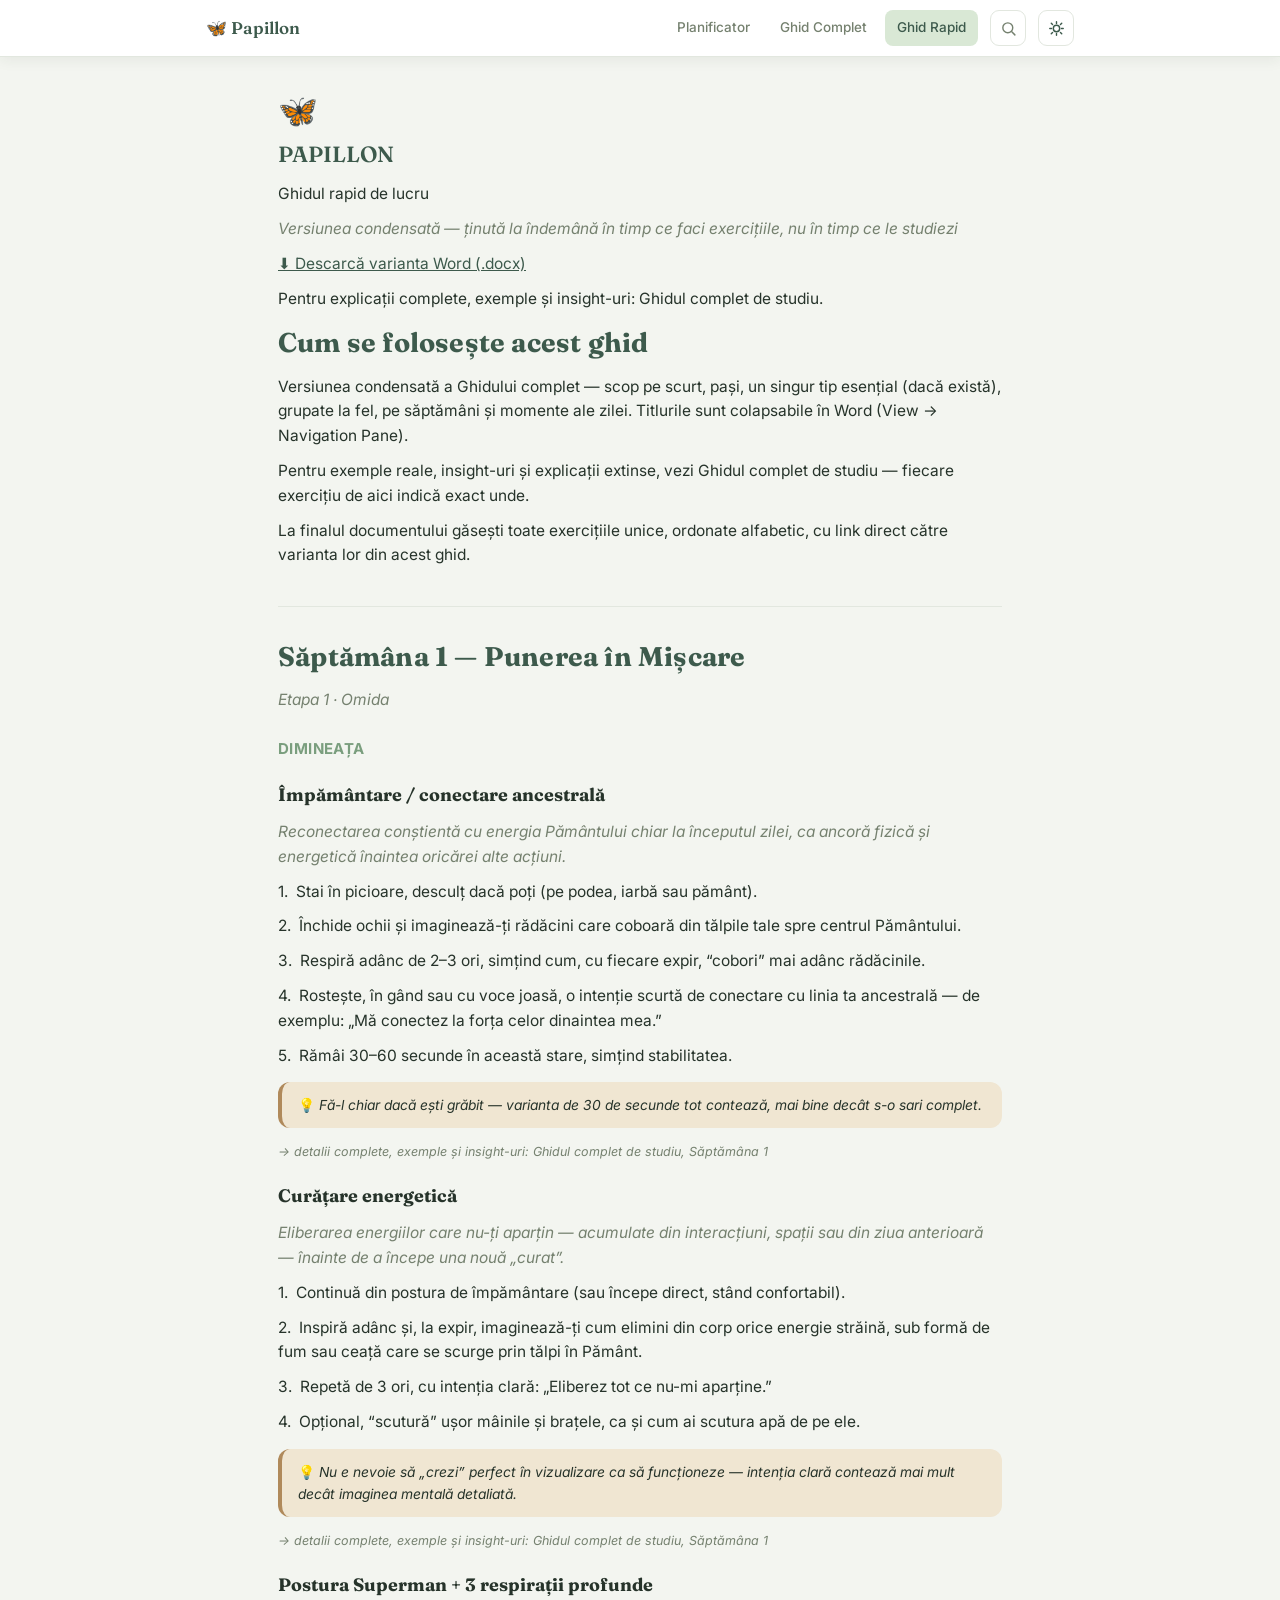
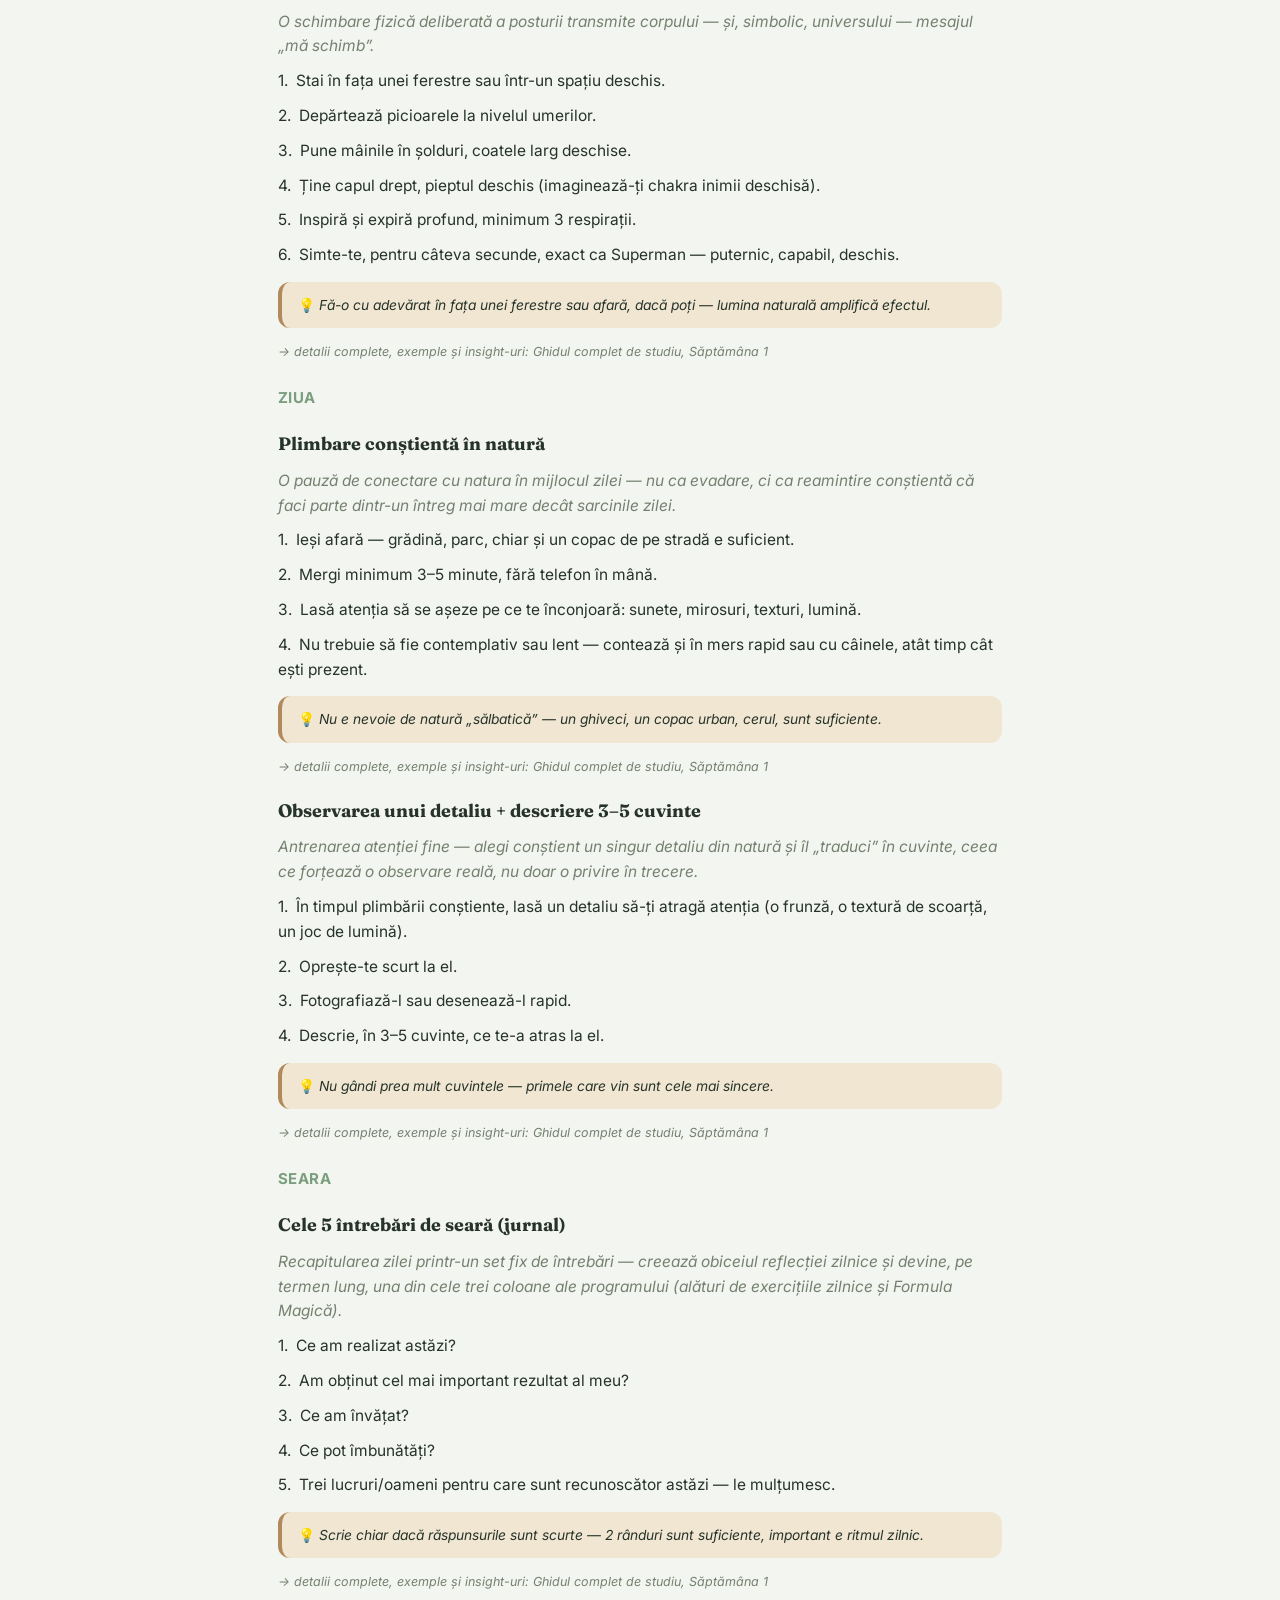
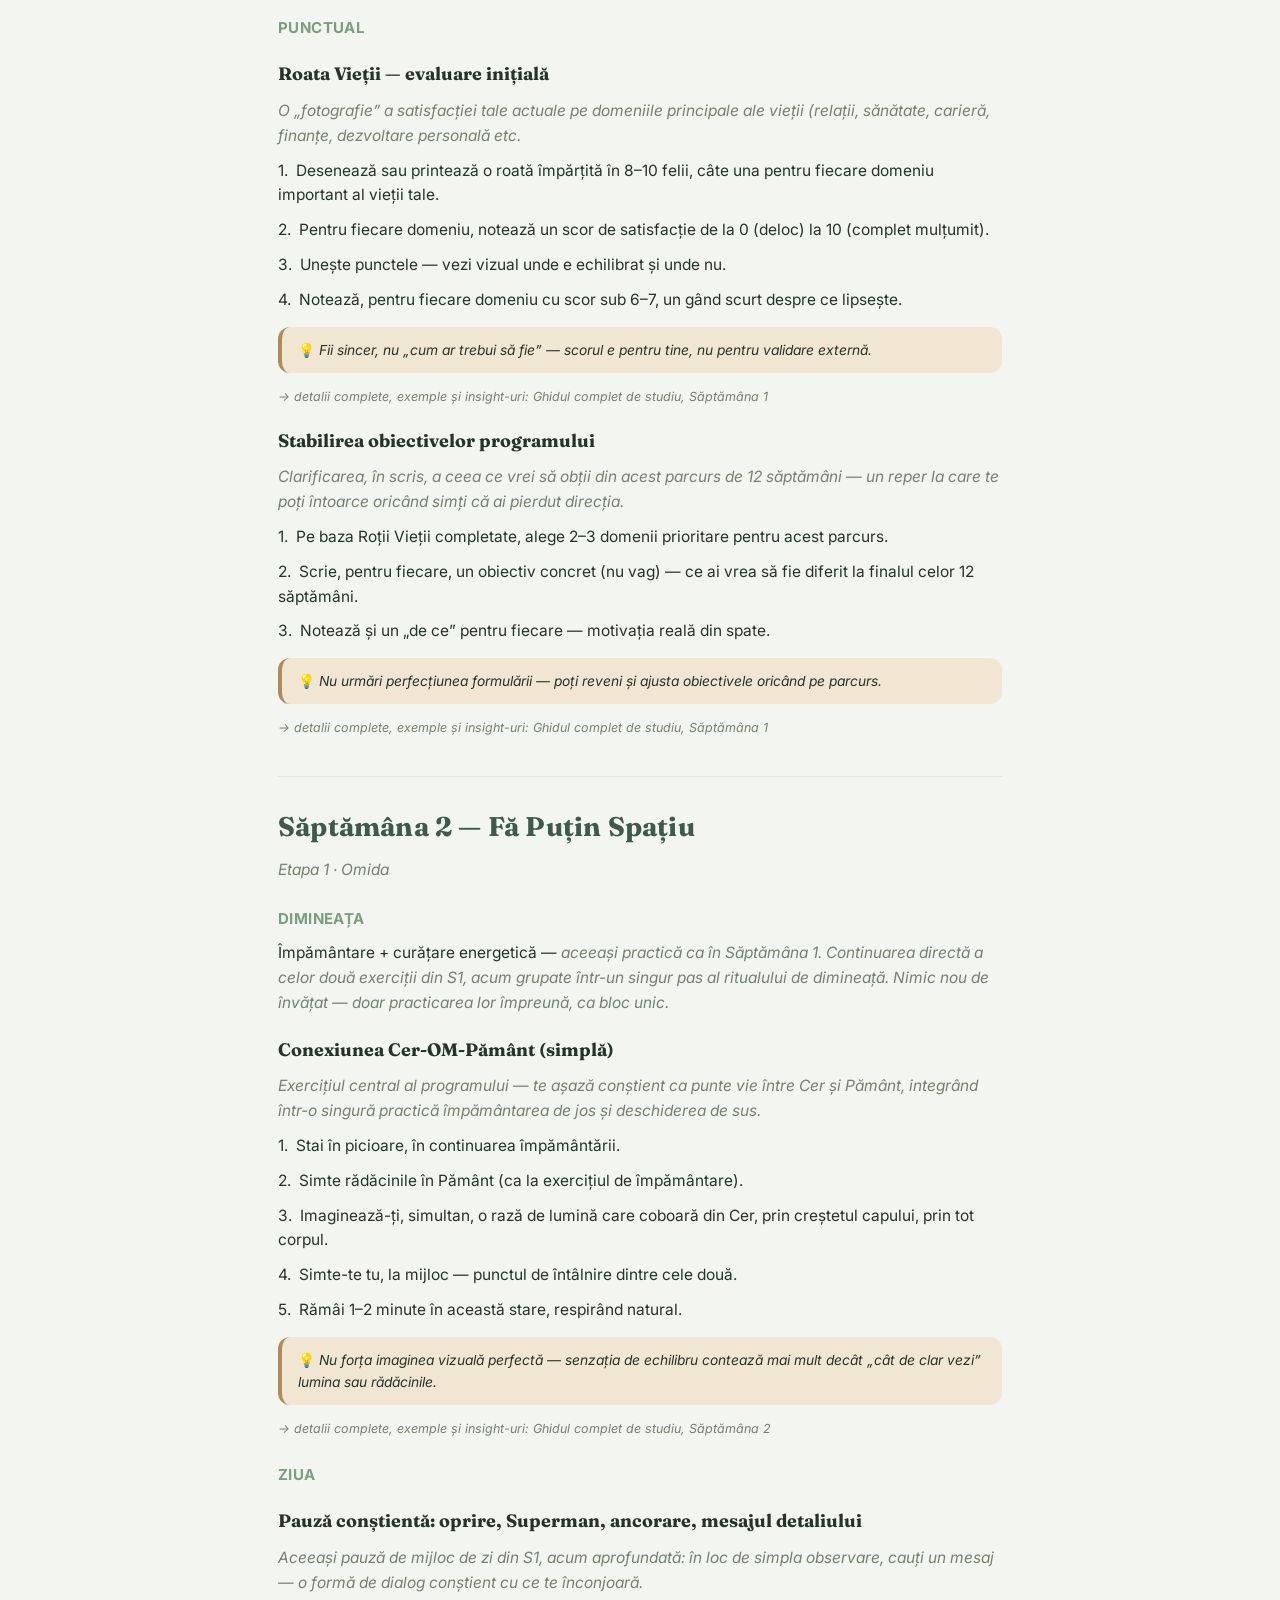
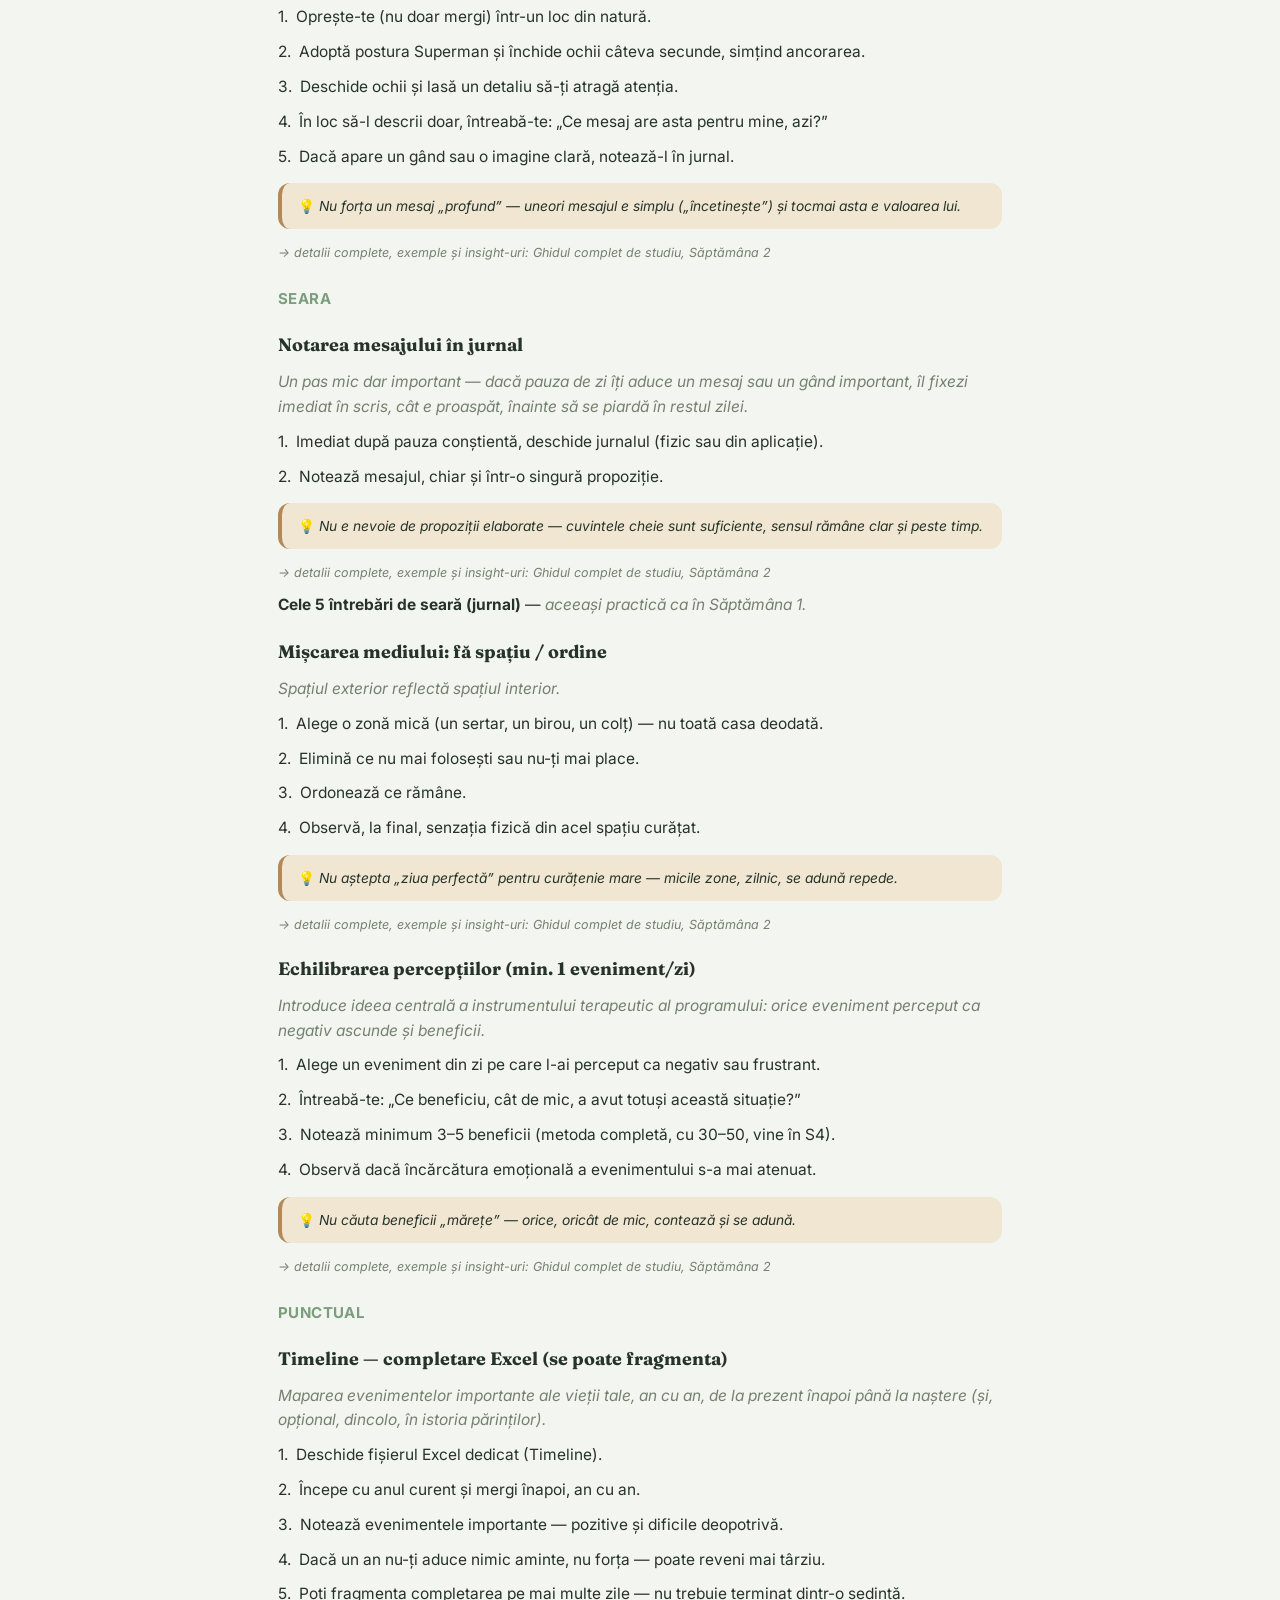
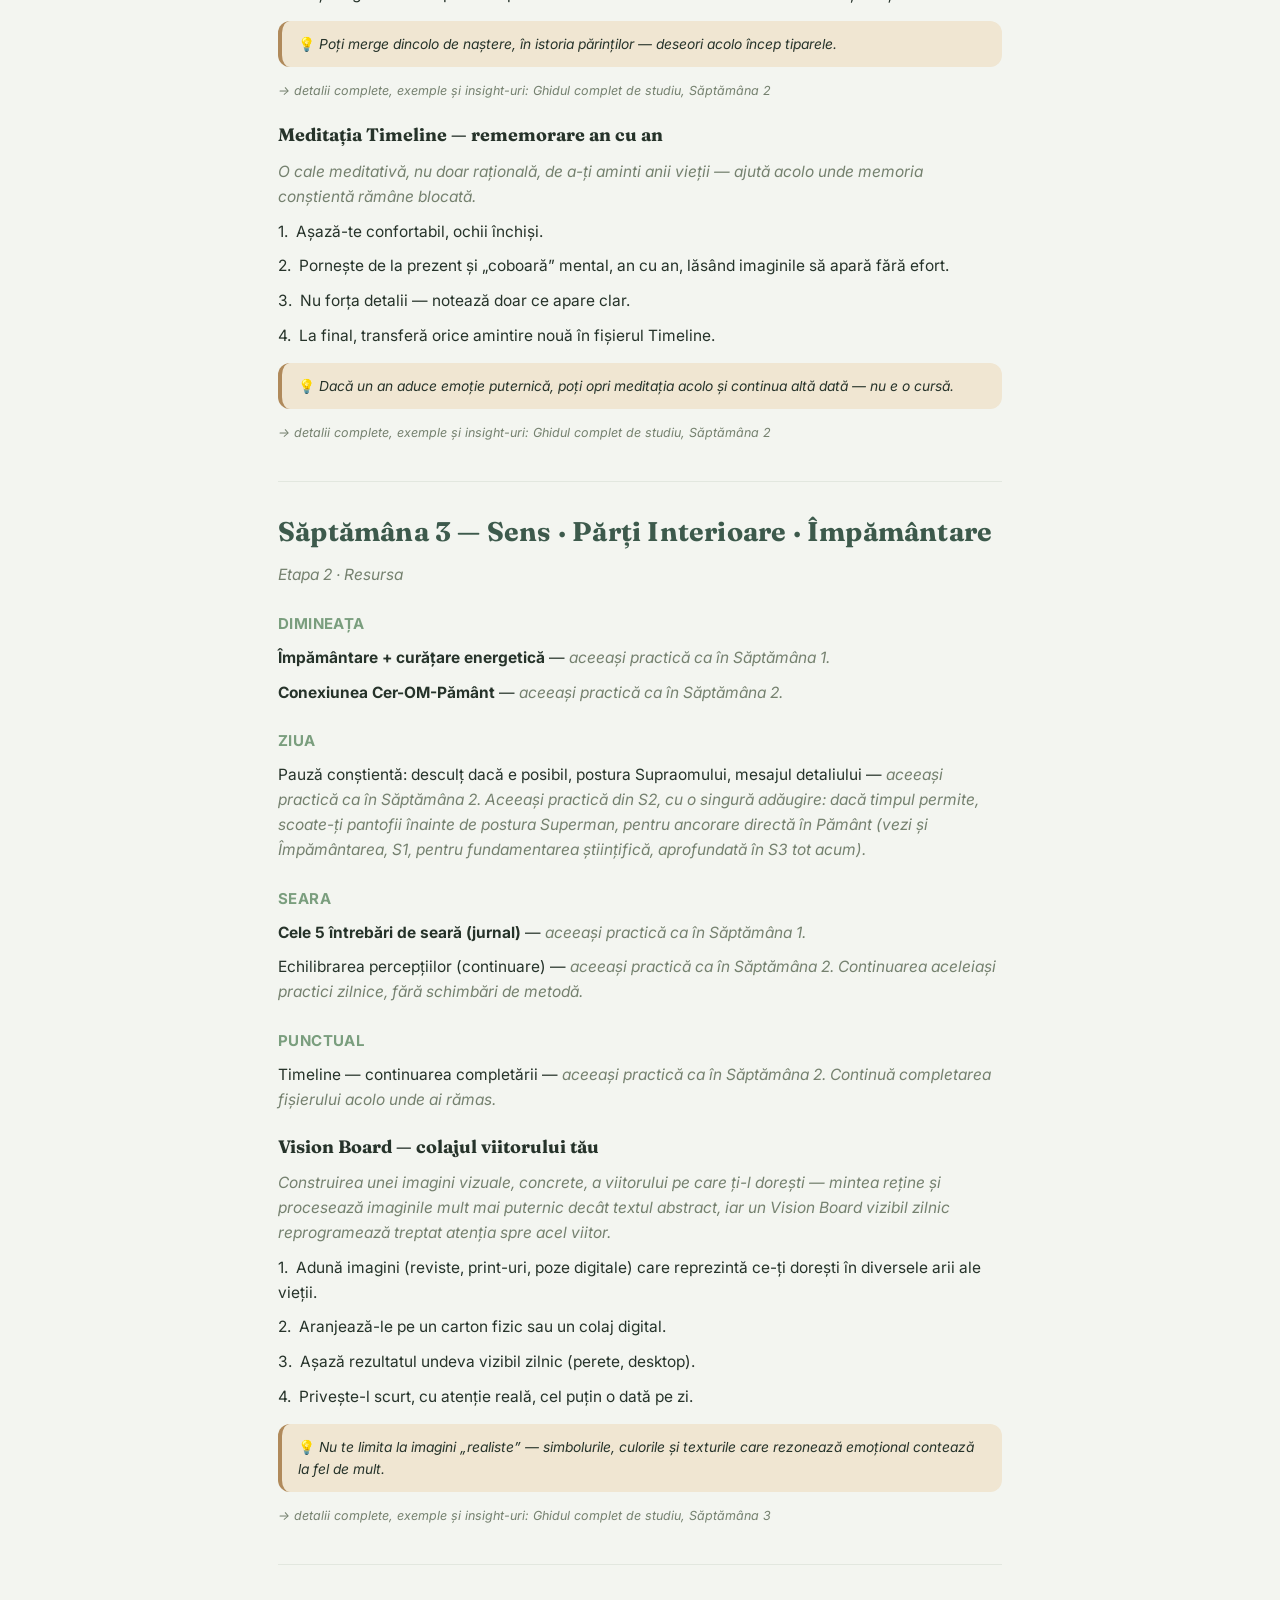
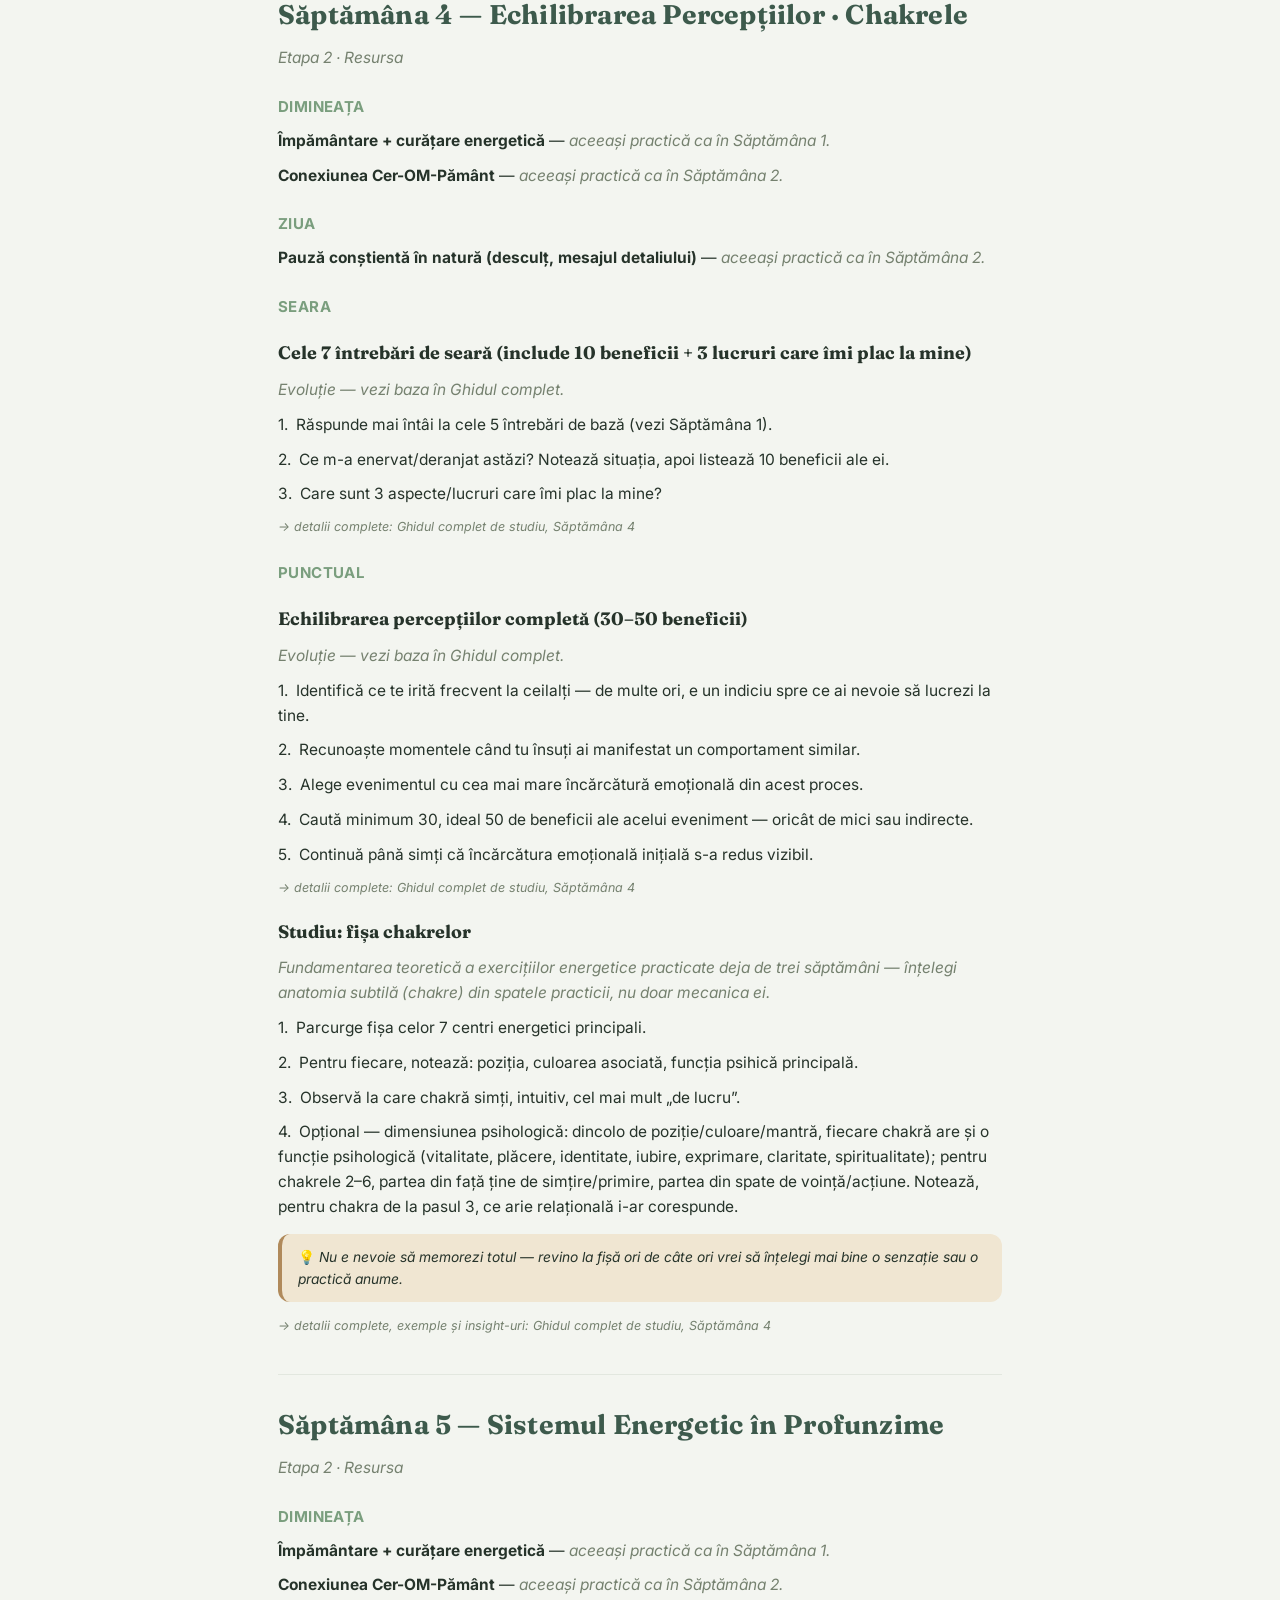
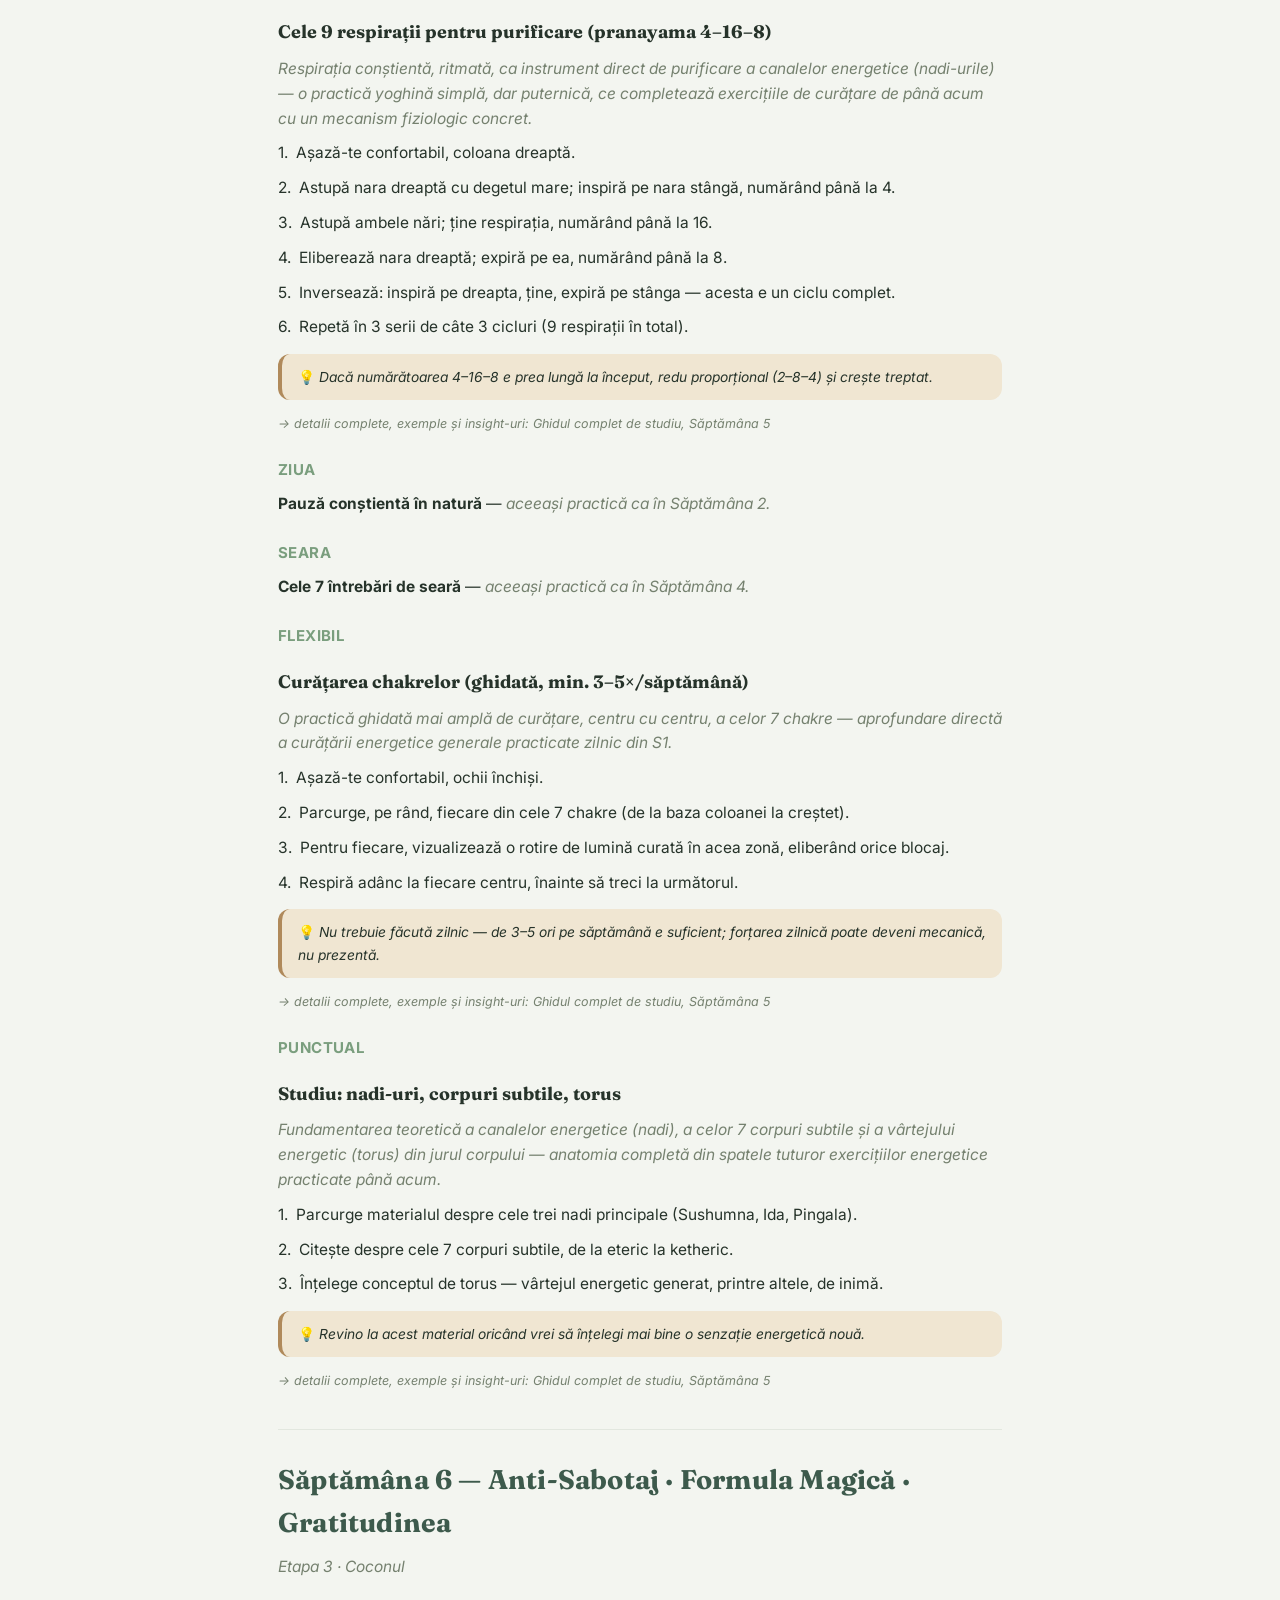
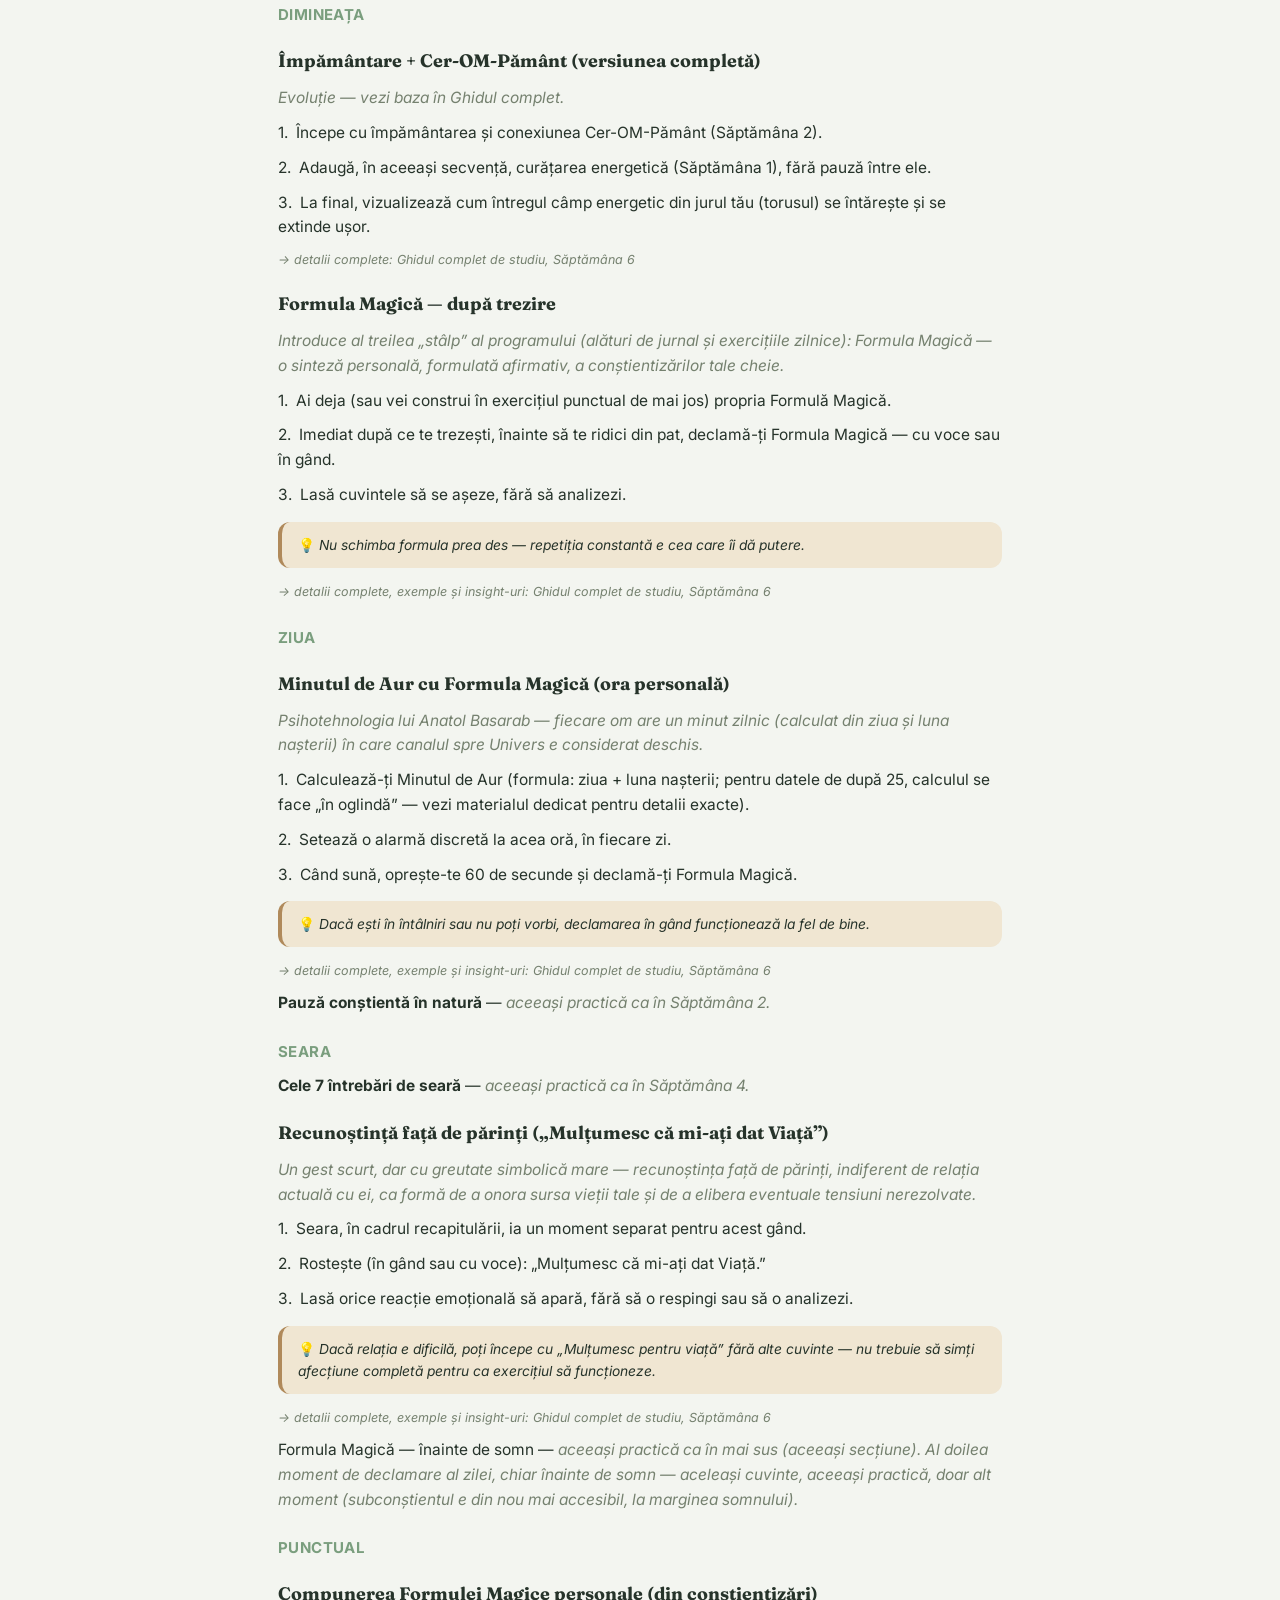
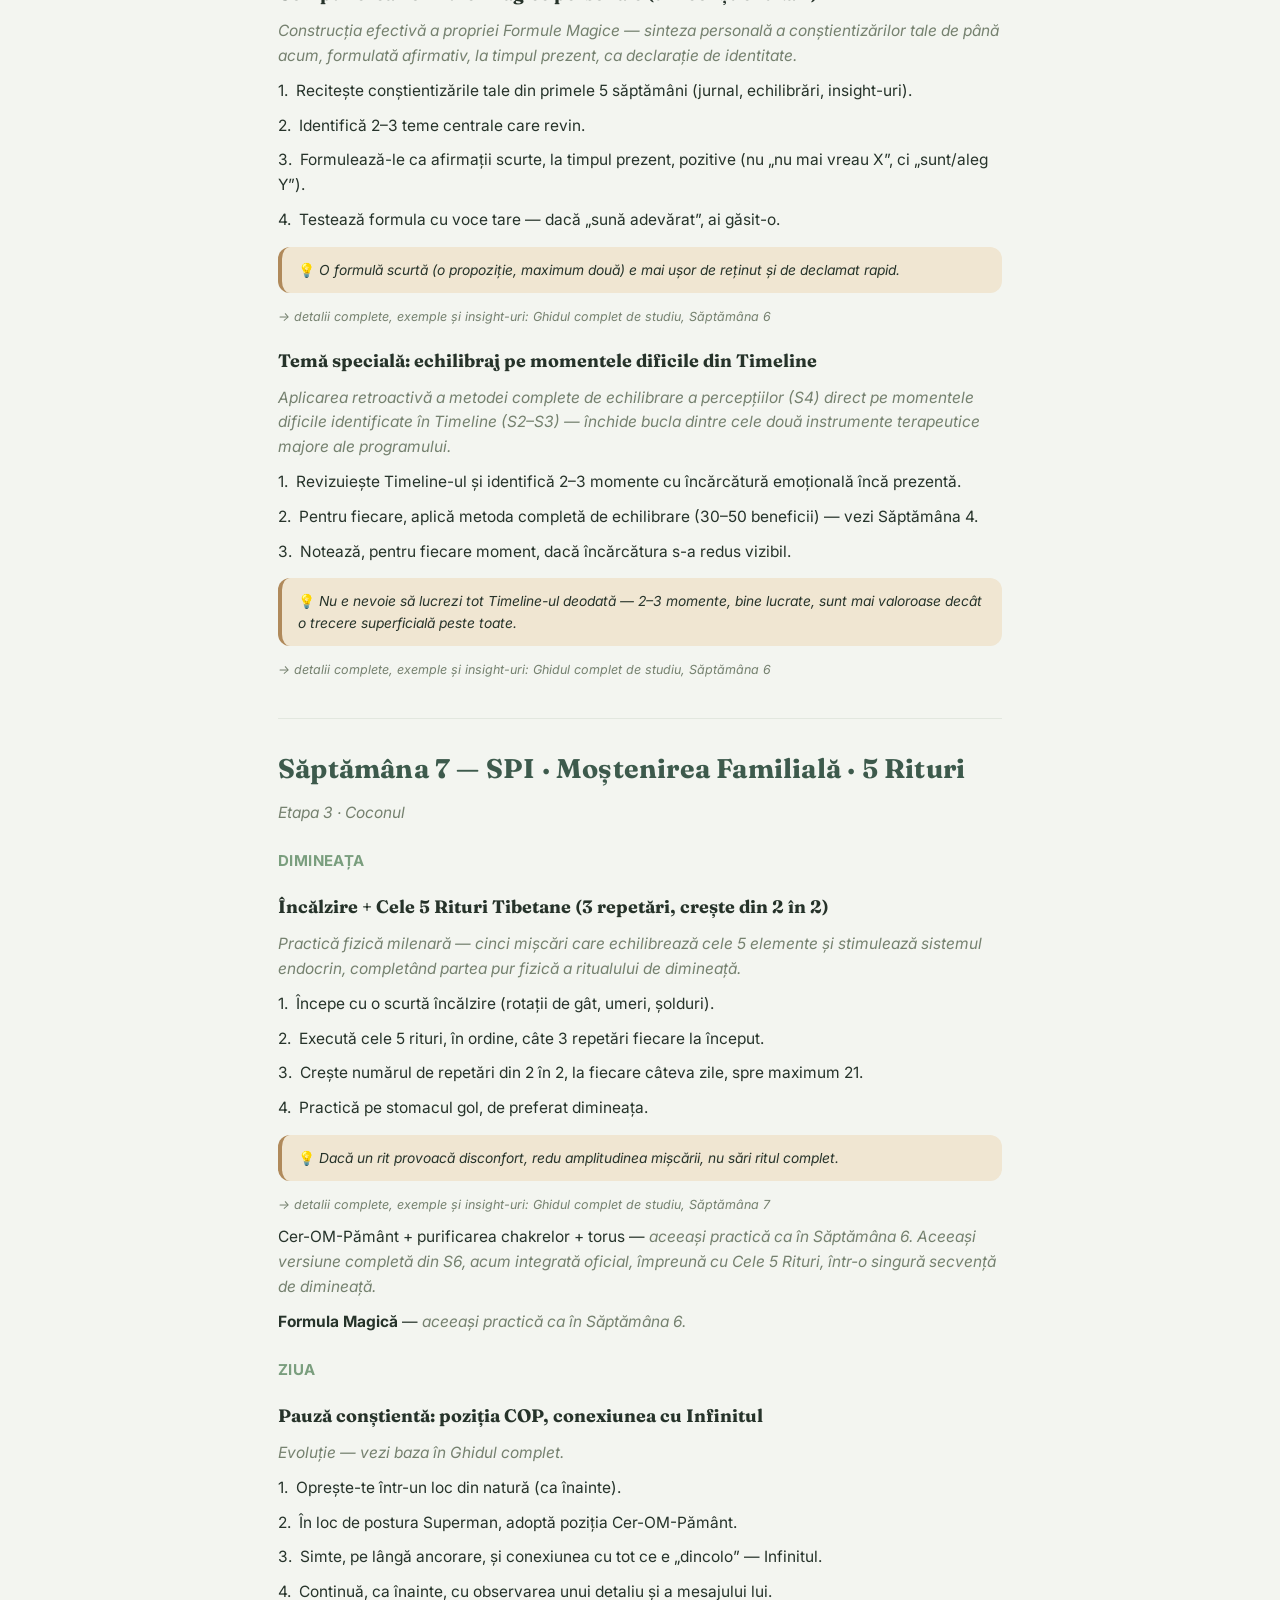
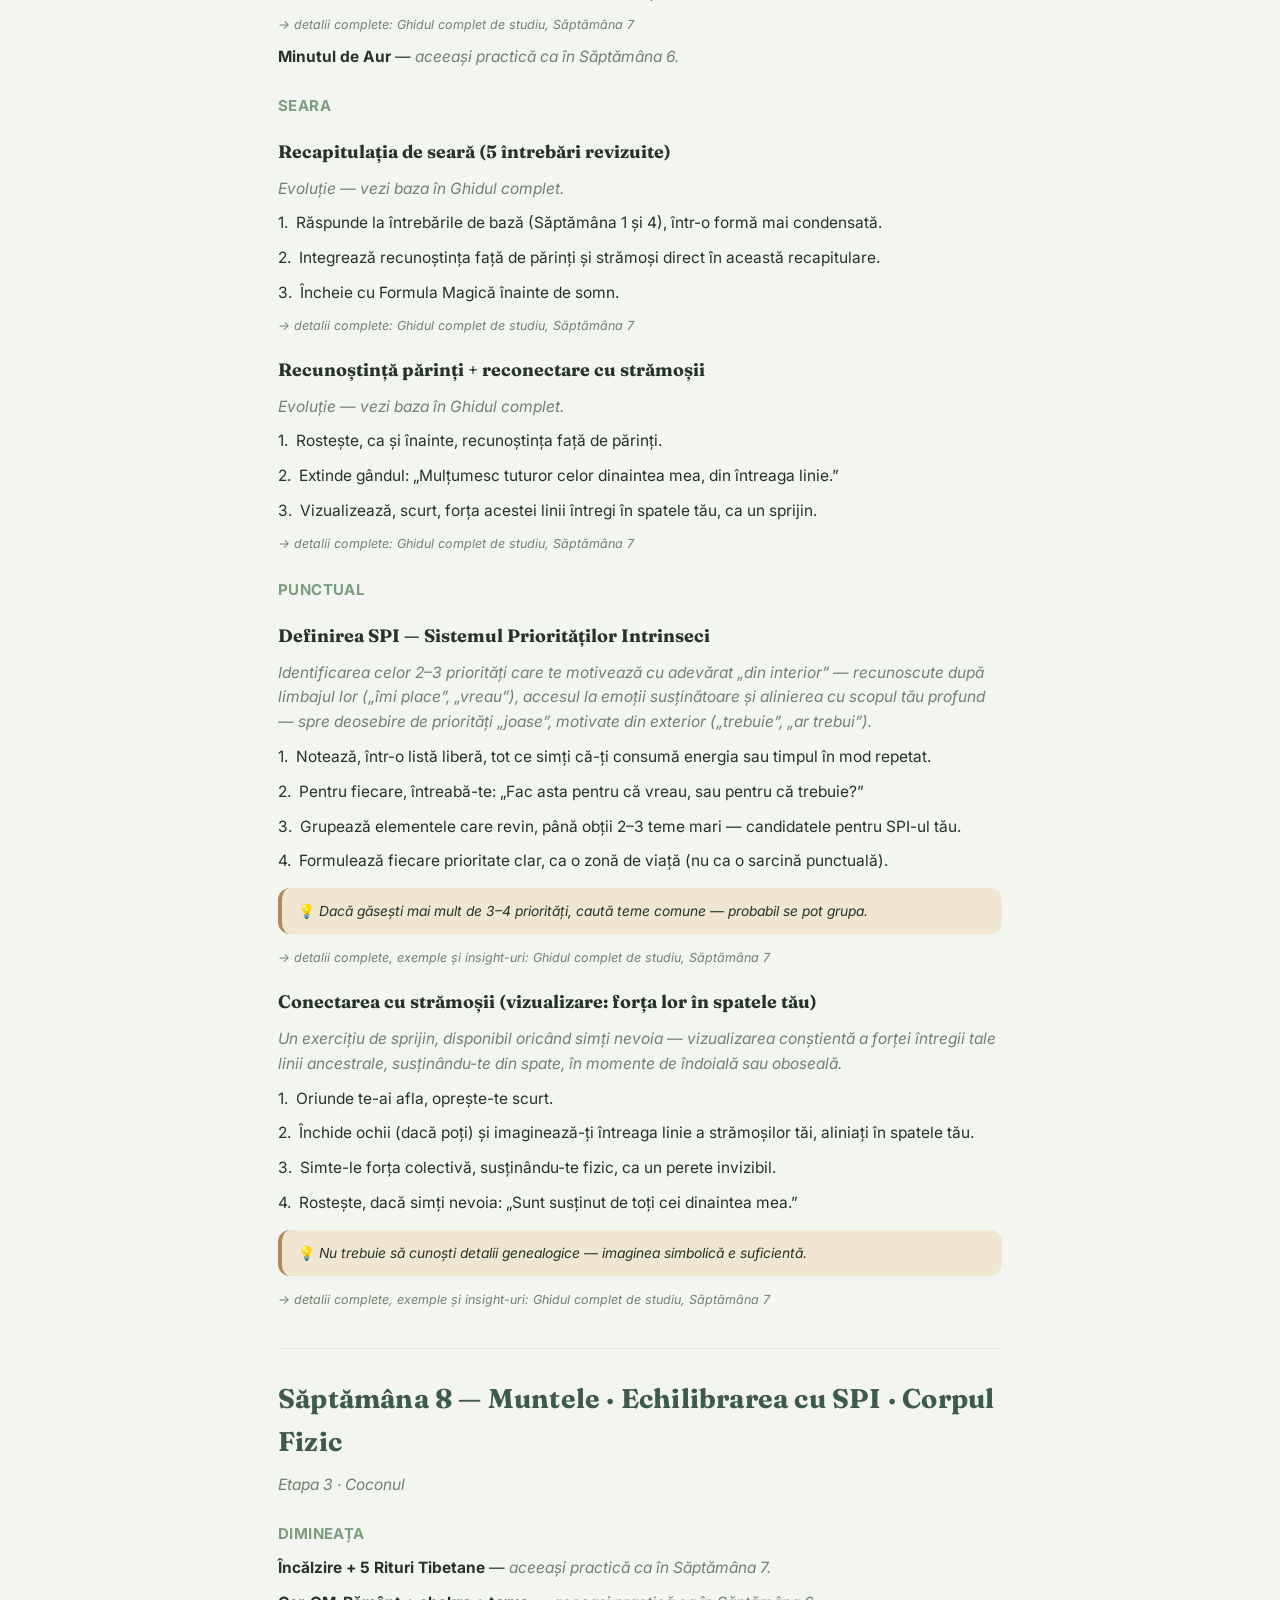
<file: ghid-rapid.html>
<!DOCTYPE html>
<html lang="ro">
<head>
<meta charset="UTF-8">
<meta name="viewport" content="width=device-width, initial-scale=1.0">
<title>Papillon · Ghidul rapid de lucru</title>
<link rel="preconnect" href="https://fonts.googleapis.com">
<link href="https://fonts.googleapis.com/css2?family=Fraunces:opsz,wght@9..144,500;9..144,600&family=Inter:wght@400;500;600&display=swap" rel="stylesheet">
<link rel="stylesheet" href="assets/style.css">
</head>
<body>
<div class="modalOverlay" id="searchModal">
  <div class="modalBox">
    <button class="modalClose" id="searchModalClose" aria-label="Închide">×</button>
    <h3>🔎 Caută un exercițiu</h3>
    <input type="text" class="searchInput" id="searchInput" placeholder="Ex: Formula Magică, Roata Vieții...">
    <div class="searchResults" id="searchResults"></div>
  </div>
</div>
<nav class="sitenav">
  <div class="in">
    <a class="brand" href="index.html">🦋 Papillon</a>
    <a class="navlink " href="index.html">Planificator</a>
    <a class="navlink " href="ghid-complet.html">Ghid Complet</a>
    <a class="navlink on" href="ghid-rapid.html">Ghid Rapid</a>
    <button class="searchBtn" id="searchBtn" aria-label="Caută un exercițiu" title="Caută">
      <svg viewBox="0 0 24 24" fill="none" stroke="currentColor" stroke-width="2" stroke-linecap="round" stroke-linejoin="round"><circle cx="11" cy="11" r="7"/><line x1="21" y1="21" x2="16.65" y2="16.65"/></svg>
    </button>
    <button class="themeBtn" id="themeBtn" aria-label="Comută modul întunecat" title="Mod întunecat">
      <svg class="sun" viewBox="0 0 24 24" fill="none" stroke="currentColor" stroke-width="2" stroke-linecap="round"><circle cx="12" cy="12" r="4.5"/><path d="M12 2.5v2.5M12 19v2.5M4.6 4.6l1.8 1.8M17.6 17.6l1.8 1.8M2.5 12h2.5M19 12h2.5M4.6 19.4l1.8-1.8M17.6 6.4l1.8-1.8"/></svg>
      <svg class="moon" viewBox="0 0 24 24" fill="none" stroke="currentColor" stroke-width="2" stroke-linecap="round" stroke-linejoin="round"><path d="M20 14.5A8.5 8.5 0 1 1 9.5 4a6.8 6.8 0 0 0 10.5 10.5Z"/></svg>
    </button>
  </div>
</nav>
<main class="guide">
<p>🦋</p>
<p><strong>PAPILLON</strong></p>
<p>Ghidul rapid de lucru</p>
<p><em>Versiunea condensată — ținută la îndemână în timp ce faci exercițiile, nu în timp ce le studiezi</em></p>
<p><a href="downloads/Papillon_Ghid_Rapid_Exercitii.docx" download>⬇ Descarcă varianta Word (.docx)</a></p>
<p>Pentru explicații complete, exemple și insight-uri: Ghidul complet de studiu.</p>
<h1 id="cum-se-folosește-acest-ghid"><strong>Cum se folosește acest ghid</strong></h1>
<p>Versiunea condensată a Ghidului complet — scop pe scurt, pași, un singur tip esențial (dacă există), grupate la fel, pe săptămâni și momente ale zilei. Titlurile sunt colapsabile în Word (View → Navigation Pane).</p>
<p>Pentru exemple reale, insight-uri și explicații extinse, vezi Ghidul complet de studiu — fiecare exercițiu de aici indică exact unde.</p>
<p>La finalul documentului găsești toate exercițiile unice, ordonate alfabetic, cu link direct către varianta lor din acest ghid.</p>
<h1 id="săptămâna-1-punerea-în-mișcare"><strong>Săptămâna 1 — Punerea în Mișcare</strong></h1>
<p><em>Etapa 1 · Omida</em></p>
<h2 id="dimineața"><strong>Dimineața</strong></h2>
<h3 id="împământare-conectare-ancestrală"><strong>Împământare / conectare ancestrală</strong></h3>
<p><em>Reconectarea conștientă cu energia Pământului chiar la începutul zilei, ca ancoră fizică și energetică înaintea oricărei alte acțiuni.</em></p>
<p>1.  Stai în picioare, desculț dacă poți (pe podea, iarbă sau pământ).</p>
<p>2.  Închide ochii și imaginează-ți rădăcini care coboară din tălpile tale spre centrul Pământului.</p>
<p>3.  Respiră adânc de 2–3 ori, simțind cum, cu fiecare expir, “cobori” mai adânc rădăcinile.</p>
<p>4.  Rostește, în gând sau cu voce joasă, o intenție scurtă de conectare cu linia ta ancestrală — de exemplu: „Mă conectez la forța celor dinaintea mea.”</p>
<p>5.  Rămâi 30–60 secunde în această stare, simțind stabilitatea.</p>
<div class="callout tip">💡 <em>Fă-l chiar dacă ești grăbit — varianta de 30 de secunde tot contează, mai bine decât s-o sari complet.</em></div>
<p class="xref"><em>→ detalii complete, exemple și insight-uri: Ghidul complet de studiu, Săptămâna 1</em></p>
<h3 id="curățare-energetică"><strong>Curățare energetică</strong></h3>
<p><em>Eliberarea energiilor care nu-ți aparțin — acumulate din interacțiuni, spații sau din ziua anterioară — înainte de a începe una nouă „curat”.</em></p>
<p>1.  Continuă din postura de împământare (sau începe direct, stând confortabil).</p>
<p>2.  Inspiră adânc și, la expir, imaginează-ți cum elimini din corp orice energie străină, sub formă de fum sau ceață care se scurge prin tălpi în Pământ.</p>
<p>3.  Repetă de 3 ori, cu intenția clară: „Eliberez tot ce nu-mi aparține.”</p>
<p>4.  Opțional, “scutură” ușor mâinile și brațele, ca și cum ai scutura apă de pe ele.</p>
<div class="callout tip">💡 <em>Nu e nevoie să „crezi” perfect în vizualizare ca să funcționeze — intenția clară contează mai mult decât imaginea mentală detaliată.</em></div>
<p class="xref"><em>→ detalii complete, exemple și insight-uri: Ghidul complet de studiu, Săptămâna 1</em></p>
<h3 id="postura-superman-3-respirații-profunde"><strong>Postura Superman + 3 respirații profunde</strong></h3>
<p><em>O schimbare fizică deliberată a posturii transmite corpului — și, simbolic, universului — mesajul „mă schimb”.</em></p>
<p>1.  Stai în fața unei ferestre sau într-un spațiu deschis.</p>
<p>2.  Depărtează picioarele la nivelul umerilor.</p>
<p>3.  Pune mâinile în șolduri, coatele larg deschise.</p>
<p>4.  Ține capul drept, pieptul deschis (imaginează-ți chakra inimii deschisă).</p>
<p>5.  Inspiră și expiră profund, minimum 3 respirații.</p>
<p>6.  Simte-te, pentru câteva secunde, exact ca Superman — puternic, capabil, deschis.</p>
<div class="callout tip">💡 <em>Fă-o cu adevărat în fața unei ferestre sau afară, dacă poți — lumina naturală amplifică efectul.</em></div>
<p class="xref"><em>→ detalii complete, exemple și insight-uri: Ghidul complet de studiu, Săptămâna 1</em></p>
<h2 id="ziua"><strong>Ziua</strong></h2>
<h3 id="plimbare-conștientă-în-natură"><strong>Plimbare conștientă în natură</strong></h3>
<p><em>O pauză de conectare cu natura în mijlocul zilei — nu ca evadare, ci ca reamintire conștientă că faci parte dintr-un întreg mai mare decât sarcinile zilei.</em></p>
<p>1.  Ieși afară — grădină, parc, chiar și un copac de pe stradă e suficient.</p>
<p>2.  Mergi minimum 3–5 minute, fără telefon în mână.</p>
<p>3.  Lasă atenția să se așeze pe ce te înconjoară: sunete, mirosuri, texturi, lumină.</p>
<p>4.  Nu trebuie să fie contemplativ sau lent — contează și în mers rapid sau cu câinele, atât timp cât ești prezent.</p>
<div class="callout tip">💡 <em>Nu e nevoie de natură „sălbatică” — un ghiveci, un copac urban, cerul, sunt suficiente.</em></div>
<p class="xref"><em>→ detalii complete, exemple și insight-uri: Ghidul complet de studiu, Săptămâna 1</em></p>
<h3 id="observarea-unui-detaliu-descriere-35-cuvinte"><strong>Observarea unui detaliu + descriere 3–5 cuvinte</strong></h3>
<p><em>Antrenarea atenției fine — alegi conștient un singur detaliu din natură și îl „traduci” în cuvinte, ceea ce forțează o observare reală, nu doar o privire în trecere.</em></p>
<p>1.  În timpul plimbării conștiente, lasă un detaliu să-ți atragă atenția (o frunză, o textură de scoarță, un joc de lumină).</p>
<p>2.  Oprește-te scurt la el.</p>
<p>3.  Fotografiază-l sau desenează-l rapid.</p>
<p>4.  Descrie, în 3–5 cuvinte, ce te-a atras la el.</p>
<div class="callout tip">💡 <em>Nu gândi prea mult cuvintele — primele care vin sunt cele mai sincere.</em></div>
<p class="xref"><em>→ detalii complete, exemple și insight-uri: Ghidul complet de studiu, Săptămâna 1</em></p>
<h2 id="seara"><strong>Seara</strong></h2>
<h3 id="cele-5-întrebări-de-seară-jurnal"><strong>Cele 5 întrebări de seară (jurnal)</strong></h3>
<p><em>Recapitularea zilei printr-un set fix de întrebări — creează obiceiul reflecției zilnice și devine, pe termen lung, una din cele trei coloane ale programului (alături de exercițiile zilnice și Formula Magică).</em></p>
<p>1.  Ce am realizat astăzi?</p>
<p>2.  Am obținut cel mai important rezultat al meu?</p>
<p>3.  Ce am învățat?</p>
<p>4.  Ce pot îmbunătăți?</p>
<p>5.  Trei lucruri/oameni pentru care sunt recunoscător astăzi — le mulțumesc.</p>
<div class="callout tip">💡 <em>Scrie chiar dacă răspunsurile sunt scurte — 2 rânduri sunt suficiente, important e ritmul zilnic.</em></div>
<p class="xref"><em>→ detalii complete, exemple și insight-uri: Ghidul complet de studiu, Săptămâna 1</em></p>
<h2 id="punctual"><strong>Punctual</strong></h2>
<h3 id="roata-vieții-evaluare-inițială"><strong>Roata Vieții — evaluare inițială</strong></h3>
<p><em>O „fotografie” a satisfacției tale actuale pe domeniile principale ale vieții (relații, sănătate, carieră, finanțe, dezvoltare personală etc.</em></p>
<p>1.  Desenează sau printează o roată împărțită în 8–10 felii, câte una pentru fiecare domeniu important al vieții tale.</p>
<p>2.  Pentru fiecare domeniu, notează un scor de satisfacție de la 0 (deloc) la 10 (complet mulțumit).</p>
<p>3.  Unește punctele — vezi vizual unde e echilibrat și unde nu.</p>
<p>4.  Notează, pentru fiecare domeniu cu scor sub 6–7, un gând scurt despre ce lipsește.</p>
<div class="callout tip">💡 <em>Fii sincer, nu „cum ar trebui să fie” — scorul e pentru tine, nu pentru validare externă.</em></div>
<p class="xref"><em>→ detalii complete, exemple și insight-uri: Ghidul complet de studiu, Săptămâna 1</em></p>
<h3 id="stabilirea-obiectivelor-programului"><strong>Stabilirea obiectivelor programului</strong></h3>
<p><em>Clarificarea, în scris, a ceea ce vrei să obții din acest parcurs de 12 săptămâni — un reper la care te poți întoarce oricând simți că ai pierdut direcția.</em></p>
<p>1.  Pe baza Roții Vieții completate, alege 2–3 domenii prioritare pentru acest parcurs.</p>
<p>2.  Scrie, pentru fiecare, un obiectiv concret (nu vag) — ce ai vrea să fie diferit la finalul celor 12 săptămâni.</p>
<p>3.  Notează și un „de ce” pentru fiecare — motivația reală din spate.</p>
<div class="callout tip">💡 <em>Nu urmări perfecțiunea formulării — poți reveni și ajusta obiectivele oricând pe parcurs.</em></div>
<p class="xref"><em>→ detalii complete, exemple și insight-uri: Ghidul complet de studiu, Săptămâna 1</em></p>
<h1 id="săptămâna-2-fă-puțin-spațiu"><strong>Săptămâna 2 — Fă Puțin Spațiu</strong></h1>
<p><em>Etapa 1 · Omida</em></p>
<h2 id="dimineața-1"><strong>Dimineața</strong></h2>
<p>Împământare + curățare energetică — <em>aceeași practică ca în Săptămâna 1. Continuarea directă a celor două exerciții din S1, acum grupate într-un singur pas al ritualului de dimineață. Nimic nou de învățat — doar practicarea lor împreună, ca bloc unic.</em></p>
<h3 id="conexiunea-cer-om-pământ-simplă"><strong>Conexiunea Cer-OM-Pământ (simplă)</strong></h3>
<p><em>Exercițiul central al programului — te așază conștient ca punte vie între Cer și Pământ, integrând într-o singură practică împământarea de jos și deschiderea de sus.</em></p>
<p>1.  Stai în picioare, în continuarea împământării.</p>
<p>2.  Simte rădăcinile în Pământ (ca la exercițiul de împământare).</p>
<p>3.  Imaginează-ți, simultan, o rază de lumină care coboară din Cer, prin creștetul capului, prin tot corpul.</p>
<p>4.  Simte-te tu, la mijloc — punctul de întâlnire dintre cele două.</p>
<p>5.  Rămâi 1–2 minute în această stare, respirând natural.</p>
<div class="callout tip">💡 <em>Nu forța imaginea vizuală perfectă — senzația de echilibru contează mai mult decât „cât de clar vezi” lumina sau rădăcinile.</em></div>
<p class="xref"><em>→ detalii complete, exemple și insight-uri: Ghidul complet de studiu, Săptămâna 2</em></p>
<h2 id="ziua-1"><strong>Ziua</strong></h2>
<h3 id="pauză-conștientă-oprire-superman-ancorare-mesajul-detaliului"><strong>Pauză conștientă: oprire, Superman, ancorare, mesajul detaliului</strong></h3>
<p><em>Aceeași pauză de mijloc de zi din S1, acum aprofundată: în loc de simpla observare, cauți un mesaj — o formă de dialog conștient cu ce te înconjoară.</em></p>
<p>1.  Oprește-te (nu doar mergi) într-un loc din natură.</p>
<p>2.  Adoptă postura Superman și închide ochii câteva secunde, simțind ancorarea.</p>
<p>3.  Deschide ochii și lasă un detaliu să-ți atragă atenția.</p>
<p>4.  În loc să-l descrii doar, întreabă-te: „Ce mesaj are asta pentru mine, azi?”</p>
<p>5.  Dacă apare un gând sau o imagine clară, notează-l în jurnal.</p>
<div class="callout tip">💡 <em>Nu forța un mesaj „profund” — uneori mesajul e simplu („încetinește”) și tocmai asta e valoarea lui.</em></div>
<p class="xref"><em>→ detalii complete, exemple și insight-uri: Ghidul complet de studiu, Săptămâna 2</em></p>
<h2 id="seara-1"><strong>Seara</strong></h2>
<h3 id="notarea-mesajului-în-jurnal"><strong>Notarea mesajului în jurnal</strong></h3>
<p><em>Un pas mic dar important — dacă pauza de zi îți aduce un mesaj sau un gând important, îl fixezi imediat în scris, cât e proaspăt, înainte să se piardă în restul zilei.</em></p>
<p>1.  Imediat după pauza conștientă, deschide jurnalul (fizic sau din aplicație).</p>
<p>2.  Notează mesajul, chiar și într-o singură propoziție.</p>
<div class="callout tip">💡 <em>Nu e nevoie de propoziții elaborate — cuvintele cheie sunt suficiente, sensul rămâne clar și peste timp.</em></div>
<p class="xref"><em>→ detalii complete, exemple și insight-uri: Ghidul complet de studiu, Săptămâna 2</em></p>
<p><strong>Cele 5 întrebări de seară (jurnal)</strong> — <em>aceeași practică ca în Săptămâna 1.</em></p>
<h3 id="mișcarea-mediului-fă-spațiu-ordine"><strong>Mișcarea mediului: fă spațiu / ordine</strong></h3>
<p><em>Spațiul exterior reflectă spațiul interior.</em></p>
<p>1.  Alege o zonă mică (un sertar, un birou, un colț) — nu toată casa deodată.</p>
<p>2.  Elimină ce nu mai folosești sau nu-ți mai place.</p>
<p>3.  Ordonează ce rămâne.</p>
<p>4.  Observă, la final, senzația fizică din acel spațiu curățat.</p>
<div class="callout tip">💡 <em>Nu aștepta „ziua perfectă” pentru curățenie mare — micile zone, zilnic, se adună repede.</em></div>
<p class="xref"><em>→ detalii complete, exemple și insight-uri: Ghidul complet de studiu, Săptămâna 2</em></p>
<h3 id="echilibrarea-percepțiilor-min.-1-evenimentzi"><strong>Echilibrarea percepțiilor (min. 1 eveniment/zi)</strong></h3>
<p><em>Introduce ideea centrală a instrumentului terapeutic al programului: orice eveniment perceput ca negativ ascunde și beneficii.</em></p>
<p>1.  Alege un eveniment din zi pe care l-ai perceput ca negativ sau frustrant.</p>
<p>2.  Întreabă-te: „Ce beneficiu, cât de mic, a avut totuși această situație?”</p>
<p>3.  Notează minimum 3–5 beneficii (metoda completă, cu 30–50, vine în S4).</p>
<p>4.  Observă dacă încărcătura emoțională a evenimentului s-a mai atenuat.</p>
<div class="callout tip">💡 <em>Nu căuta beneficii „mărețe” — orice, oricât de mic, contează și se adună.</em></div>
<p class="xref"><em>→ detalii complete, exemple și insight-uri: Ghidul complet de studiu, Săptămâna 2</em></p>
<h2 id="punctual-1"><strong>Punctual</strong></h2>
<h3 id="timeline-completare-excel-se-poate-fragmenta"><strong>Timeline — completare Excel (se poate fragmenta)</strong></h3>
<p><em>Maparea evenimentelor importante ale vieții tale, an cu an, de la prezent înapoi până la naștere (și, opțional, dincolo, în istoria părinților).</em></p>
<p>1.  Deschide fișierul Excel dedicat (Timeline).</p>
<p>2.  Începe cu anul curent și mergi înapoi, an cu an.</p>
<p>3.  Notează evenimentele importante — pozitive și dificile deopotrivă.</p>
<p>4.  Dacă un an nu-ți aduce nimic aminte, nu forța — poate reveni mai târziu.</p>
<p>5.  Poți fragmenta completarea pe mai multe zile — nu trebuie terminat dintr-o ședință.</p>
<div class="callout tip">💡 <em>Poți merge dincolo de naștere, în istoria părinților — deseori acolo încep tiparele.</em></div>
<p class="xref"><em>→ detalii complete, exemple și insight-uri: Ghidul complet de studiu, Săptămâna 2</em></p>
<h3 id="meditația-timeline-rememorare-an-cu-an"><strong>Meditația Timeline — rememorare an cu an</strong></h3>
<p><em>O cale meditativă, nu doar rațională, de a-ți aminti anii vieții — ajută acolo unde memoria conștientă rămâne blocată.</em></p>
<p>1.  Așază-te confortabil, ochii închiși.</p>
<p>2.  Pornește de la prezent și „coboară” mental, an cu an, lăsând imaginile să apară fără efort.</p>
<p>3.  Nu forța detalii — notează doar ce apare clar.</p>
<p>4.  La final, transferă orice amintire nouă în fișierul Timeline.</p>
<div class="callout tip">💡 <em>Dacă un an aduce emoție puternică, poți opri meditația acolo și continua altă dată — nu e o cursă.</em></div>
<p class="xref"><em>→ detalii complete, exemple și insight-uri: Ghidul complet de studiu, Săptămâna 2</em></p>
<h1 id="săptămâna-3-sens-părți-interioare-împământare"><strong>Săptămâna 3 — Sens · Părți Interioare · Împământare</strong></h1>
<p><em>Etapa 2 · Resursa</em></p>
<h2 id="dimineața-2"><strong>Dimineața</strong></h2>
<p><strong>Împământare + curățare energetică</strong> — <em>aceeași practică ca în Săptămâna 1.</em></p>
<p><strong>Conexiunea Cer-OM-Pământ</strong> — <em>aceeași practică ca în Săptămâna 2.</em></p>
<h2 id="ziua-2"><strong>Ziua</strong></h2>
<p>Pauză conștientă: desculț dacă e posibil, postura Supraomului, mesajul detaliului — <em>aceeași practică ca în Săptămâna 2. Aceeași practică din S2, cu o singură adăugire: dacă timpul permite, scoate-ți pantofii înainte de postura Superman, pentru ancorare directă în Pământ (vezi și Împământarea, S1, pentru fundamentarea științifică, aprofundată în S3 tot acum).</em></p>
<h2 id="seara-2"><strong>Seara</strong></h2>
<p><strong>Cele 5 întrebări de seară (jurnal)</strong> — <em>aceeași practică ca în Săptămâna 1.</em></p>
<p>Echilibrarea percepțiilor (continuare) — <em>aceeași practică ca în Săptămâna 2. Continuarea aceleiași practici zilnice, fără schimbări de metodă.</em></p>
<h2 id="punctual-2"><strong>Punctual</strong></h2>
<p>Timeline — continuarea completării — <em>aceeași practică ca în Săptămâna 2. Continuă completarea fișierului acolo unde ai rămas.</em></p>
<h3 id="vision-board-colajul-viitorului-tău"><strong>Vision Board — colajul viitorului tău</strong></h3>
<p><em>Construirea unei imagini vizuale, concrete, a viitorului pe care ți-l dorești — mintea reține și procesează imaginile mult mai puternic decât textul abstract, iar un Vision Board vizibil zilnic reprogramează treptat atenția spre acel viitor.</em></p>
<p>1.  Adună imagini (reviste, print-uri, poze digitale) care reprezintă ce-ți dorești în diversele arii ale vieții.</p>
<p>2.  Aranjează-le pe un carton fizic sau un colaj digital.</p>
<p>3.  Așază rezultatul undeva vizibil zilnic (perete, desktop).</p>
<p>4.  Privește-l scurt, cu atenție reală, cel puțin o dată pe zi.</p>
<div class="callout tip">💡 <em>Nu te limita la imagini „realiste” — simbolurile, culorile și texturile care rezonează emoțional contează la fel de mult.</em></div>
<p class="xref"><em>→ detalii complete, exemple și insight-uri: Ghidul complet de studiu, Săptămâna 3</em></p>
<h1 id="săptămâna-4-echilibrarea-percepțiilor-chakrele"><strong>Săptămâna 4 — Echilibrarea Percepțiilor · Chakrele</strong></h1>
<p><em>Etapa 2 · Resursa</em></p>
<h2 id="dimineața-3"><strong>Dimineața</strong></h2>
<p><strong>Împământare + curățare energetică</strong> — <em>aceeași practică ca în Săptămâna 1.</em></p>
<p><strong>Conexiunea Cer-OM-Pământ</strong> — <em>aceeași practică ca în Săptămâna 2.</em></p>
<h2 id="ziua-3"><strong>Ziua</strong></h2>
<p><strong>Pauză conștientă în natură (desculț, mesajul detaliului)</strong> — <em>aceeași practică ca în Săptămâna 2.</em></p>
<h2 id="seara-3"><strong>Seara</strong></h2>
<h3 id="cele-7-întrebări-de-seară-include-10-beneficii-3-lucruri-care-îmi-plac-la-mine"><strong>Cele 7 întrebări de seară (include 10 beneficii + 3 lucruri care îmi plac la mine)</strong></h3>
<p><em>Evoluție — vezi baza în Ghidul complet.</em></p>
<p>1.  Răspunde mai întâi la cele 5 întrebări de bază (vezi Săptămâna 1).</p>
<p>2.  Ce m-a enervat/deranjat astăzi? Notează situația, apoi listează 10 beneficii ale ei.</p>
<p>3.  Care sunt 3 aspecte/lucruri care îmi plac la mine?</p>
<p class="xref"><em>→ detalii complete: Ghidul complet de studiu, Săptămâna 4</em></p>
<h2 id="punctual-3"><strong>Punctual</strong></h2>
<h3 id="echilibrarea-percepțiilor-completă-3050-beneficii"><strong>Echilibrarea percepțiilor completă (30–50 beneficii)</strong></h3>
<p><em>Evoluție — vezi baza în Ghidul complet.</em></p>
<p>1.  Identifică ce te irită frecvent la ceilalți — de multe ori, e un indiciu spre ce ai nevoie să lucrezi la tine.</p>
<p>2.  Recunoaște momentele când tu însuți ai manifestat un comportament similar.</p>
<p>3.  Alege evenimentul cu cea mai mare încărcătură emoțională din acest proces.</p>
<p>4.  Caută minimum 30, ideal 50 de beneficii ale acelui eveniment — oricât de mici sau indirecte.</p>
<p>5.  Continuă până simți că încărcătura emoțională inițială s-a redus vizibil.</p>
<p class="xref"><em>→ detalii complete: Ghidul complet de studiu, Săptămâna 4</em></p>
<h3 id="studiu-fișa-chakrelor"><strong>Studiu: fișa chakrelor</strong></h3>
<p><em>Fundamentarea teoretică a exercițiilor energetice practicate deja de trei săptămâni — înțelegi anatomia subtilă (chakre) din spatele practicii, nu doar mecanica ei.</em></p>
<p>1.  Parcurge fișa celor 7 centri energetici principali.</p>
<p>2.  Pentru fiecare, notează: poziția, culoarea asociată, funcția psihică principală.</p>
<p>3.  Observă la care chakră simți, intuitiv, cel mai mult „de lucru”.</p>
<p>4.  Opțional — dimensiunea psihologică: dincolo de poziție/culoare/mantră, fiecare chakră are și o funcție psihologică (vitalitate, plăcere, identitate, iubire, exprimare, claritate, spiritualitate); pentru chakrele 2–6, partea din față ține de simțire/primire, partea din spate de voință/acțiune. Notează, pentru chakra de la pasul 3, ce arie relațională i-ar corespunde.</p>
<div class="callout tip">💡 <em>Nu e nevoie să memorezi totul — revino la fișă ori de câte ori vrei să înțelegi mai bine o senzație sau o practică anume.</em></div>
<p class="xref"><em>→ detalii complete, exemple și insight-uri: Ghidul complet de studiu, Săptămâna 4</em></p>
<h1 id="săptămâna-5-sistemul-energetic-în-profunzime"><strong>Săptămâna 5 — Sistemul Energetic în Profunzime</strong></h1>
<p><em>Etapa 2 · Resursa</em></p>
<h2 id="dimineața-4"><strong>Dimineața</strong></h2>
<p><strong>Împământare + curățare energetică</strong> — <em>aceeași practică ca în Săptămâna 1.</em></p>
<p><strong>Conexiunea Cer-OM-Pământ</strong> — <em>aceeași practică ca în Săptămâna 2.</em></p>
<h3 id="cele-9-respirații-pentru-purificare-pranayama-4168"><strong>Cele 9 respirații pentru purificare (pranayama 4–16–8)</strong></h3>
<p><em>Respirația conștientă, ritmată, ca instrument direct de purificare a canalelor energetice (nadi-urile) — o practică yoghină simplă, dar puternică, ce completează exercițiile de curățare de până acum cu un mecanism fiziologic concret.</em></p>
<p>1.  Așază-te confortabil, coloana dreaptă.</p>
<p>2.  Astupă nara dreaptă cu degetul mare; inspiră pe nara stângă, numărând până la 4.</p>
<p>3.  Astupă ambele nări; ține respirația, numărând până la 16.</p>
<p>4.  Eliberează nara dreaptă; expiră pe ea, numărând până la 8.</p>
<p>5.  Inversează: inspiră pe dreapta, ține, expiră pe stânga — acesta e un ciclu complet.</p>
<p>6.  Repetă în 3 serii de câte 3 cicluri (9 respirații în total).</p>
<div class="callout tip">💡 <em>Dacă numărătoarea 4–16–8 e prea lungă la început, redu proporțional (2–8–4) și crește treptat.</em></div>
<p class="xref"><em>→ detalii complete, exemple și insight-uri: Ghidul complet de studiu, Săptămâna 5</em></p>
<h2 id="ziua-4"><strong>Ziua</strong></h2>
<p><strong>Pauză conștientă în natură</strong> — <em>aceeași practică ca în Săptămâna 2.</em></p>
<h2 id="seara-4"><strong>Seara</strong></h2>
<p><strong>Cele 7 întrebări de seară</strong> — <em>aceeași practică ca în Săptămâna 4.</em></p>
<h2 id="flexibil"><strong>Flexibil</strong></h2>
<h3 id="curățarea-chakrelor-ghidată-min.-35săptămână"><strong>Curățarea chakrelor (ghidată, min. 3–5×/săptămână)</strong></h3>
<p><em>O practică ghidată mai amplă de curățare, centru cu centru, a celor 7 chakre — aprofundare directă a curățării energetice generale practicate zilnic din S1.</em></p>
<p>1.  Așază-te confortabil, ochii închiși.</p>
<p>2.  Parcurge, pe rând, fiecare din cele 7 chakre (de la baza coloanei la creștet).</p>
<p>3.  Pentru fiecare, vizualizează o rotire de lumină curată în acea zonă, eliberând orice blocaj.</p>
<p>4.  Respiră adânc la fiecare centru, înainte să treci la următorul.</p>
<div class="callout tip">💡 <em>Nu trebuie făcută zilnic — de 3–5 ori pe săptămână e suficient; forțarea zilnică poate deveni mecanică, nu prezentă.</em></div>
<p class="xref"><em>→ detalii complete, exemple și insight-uri: Ghidul complet de studiu, Săptămâna 5</em></p>
<h2 id="punctual-4"><strong>Punctual</strong></h2>
<h3 id="studiu-nadi-uri-corpuri-subtile-torus"><strong>Studiu: nadi-uri, corpuri subtile, torus</strong></h3>
<p><em>Fundamentarea teoretică a canalelor energetice (nadi), a celor 7 corpuri subtile și a vârtejului energetic (torus) din jurul corpului — anatomia completă din spatele tuturor exercițiilor energetice practicate până acum.</em></p>
<p>1.  Parcurge materialul despre cele trei nadi principale (Sushumna, Ida, Pingala).</p>
<p>2.  Citește despre cele 7 corpuri subtile, de la eteric la ketheric.</p>
<p>3.  Înțelege conceptul de torus — vârtejul energetic generat, printre altele, de inimă.</p>
<div class="callout tip">💡 <em>Revino la acest material oricând vrei să înțelegi mai bine o senzație energetică nouă.</em></div>
<p class="xref"><em>→ detalii complete, exemple și insight-uri: Ghidul complet de studiu, Săptămâna 5</em></p>
<h1 id="săptămâna-6-anti-sabotaj-formula-magică-gratitudinea"><strong>Săptămâna 6 — Anti-Sabotaj · Formula Magică · Gratitudinea</strong></h1>
<p><em>Etapa 3 · Coconul</em></p>
<h2 id="dimineața-5"><strong>Dimineața</strong></h2>
<h3 id="împământare-cer-om-pământ-versiunea-completă"><strong>Împământare + Cer-OM-Pământ (versiunea completă)</strong></h3>
<p><em>Evoluție — vezi baza în Ghidul complet.</em></p>
<p>1.  Începe cu împământarea și conexiunea Cer-OM-Pământ (Săptămâna 2).</p>
<p>2.  Adaugă, în aceeași secvență, curățarea energetică (Săptămâna 1), fără pauză între ele.</p>
<p>3.  La final, vizualizează cum întregul câmp energetic din jurul tău (torusul) se întărește și se extinde ușor.</p>
<p class="xref"><em>→ detalii complete: Ghidul complet de studiu, Săptămâna 6</em></p>
<h3 id="formula-magică-după-trezire"><strong>Formula Magică — după trezire</strong></h3>
<p><em>Introduce al treilea „stâlp” al programului (alături de jurnal și exercițiile zilnice): Formula Magică — o sinteză personală, formulată afirmativ, a conștientizărilor tale cheie.</em></p>
<p>1.  Ai deja (sau vei construi în exercițiul punctual de mai jos) propria Formulă Magică.</p>
<p>2.  Imediat după ce te trezești, înainte să te ridici din pat, declamă-ți Formula Magică — cu voce sau în gând.</p>
<p>3.  Lasă cuvintele să se așeze, fără să analizezi.</p>
<div class="callout tip">💡 <em>Nu schimba formula prea des — repetiția constantă e cea care îi dă putere.</em></div>
<p class="xref"><em>→ detalii complete, exemple și insight-uri: Ghidul complet de studiu, Săptămâna 6</em></p>
<h2 id="ziua-5"><strong>Ziua</strong></h2>
<h3 id="minutul-de-aur-cu-formula-magică-ora-personală"><strong>Minutul de Aur cu Formula Magică (ora personală)</strong></h3>
<p><em>Psihotehnologia lui Anatol Basarab — fiecare om are un minut zilnic (calculat din ziua și luna nașterii) în care canalul spre Univers e considerat deschis.</em></p>
<p>1.  Calculează-ți Minutul de Aur (formula: ziua + luna nașterii; pentru datele de după 25, calculul se face „în oglindă” — vezi materialul dedicat pentru detalii exacte).</p>
<p>2.  Setează o alarmă discretă la acea oră, în fiecare zi.</p>
<p>3.  Când sună, oprește-te 60 de secunde și declamă-ți Formula Magică.</p>
<div class="callout tip">💡 <em>Dacă ești în întâlniri sau nu poți vorbi, declamarea în gând funcționează la fel de bine.</em></div>
<p class="xref"><em>→ detalii complete, exemple și insight-uri: Ghidul complet de studiu, Săptămâna 6</em></p>
<p><strong>Pauză conștientă în natură</strong> — <em>aceeași practică ca în Săptămâna 2.</em></p>
<h2 id="seara-5"><strong>Seara</strong></h2>
<p><strong>Cele 7 întrebări de seară</strong> — <em>aceeași practică ca în Săptămâna 4.</em></p>
<h3 id="recunoștință-față-de-părinți-mulțumesc-că-mi-ați-dat-viață"><strong>Recunoștință față de părinți („Mulțumesc că mi-ați dat Viață”)</strong></h3>
<p><em>Un gest scurt, dar cu greutate simbolică mare — recunoștința față de părinți, indiferent de relația actuală cu ei, ca formă de a onora sursa vieții tale și de a elibera eventuale tensiuni nerezolvate.</em></p>
<p>1.  Seara, în cadrul recapitulării, ia un moment separat pentru acest gând.</p>
<p>2.  Rostește (în gând sau cu voce): „Mulțumesc că mi-ați dat Viață.”</p>
<p>3.  Lasă orice reacție emoțională să apară, fără să o respingi sau să o analizezi.</p>
<div class="callout tip">💡 <em>Dacă relația e dificilă, poți începe cu „Mulțumesc pentru viață” fără alte cuvinte — nu trebuie să simți afecțiune completă pentru ca exercițiul să funcționeze.</em></div>
<p class="xref"><em>→ detalii complete, exemple și insight-uri: Ghidul complet de studiu, Săptămâna 6</em></p>
<p>Formula Magică — înainte de somn — <em>aceeași practică ca în mai sus (aceeași secțiune). Al doilea moment de declamare al zilei, chiar înainte de somn — aceleași cuvinte, aceeași practică, doar alt moment (subconștientul e din nou mai accesibil, la marginea somnului).</em></p>
<h2 id="punctual-5"><strong>Punctual</strong></h2>
<h3 id="compunerea-formulei-magice-personale-din-conștientizări"><strong>Compunerea Formulei Magice personale (din conștientizări)</strong></h3>
<p><em>Construcția efectivă a propriei Formule Magice — sinteza personală a conștientizărilor tale de până acum, formulată afirmativ, la timpul prezent, ca declarație de identitate.</em></p>
<p>1.  Recitește conștientizările tale din primele 5 săptămâni (jurnal, echilibrări, insight-uri).</p>
<p>2.  Identifică 2–3 teme centrale care revin.</p>
<p>3.  Formulează-le ca afirmații scurte, la timpul prezent, pozitive (nu „nu mai vreau X”, ci „sunt/aleg Y”).</p>
<p>4.  Testează formula cu voce tare — dacă „sună adevărat”, ai găsit-o.</p>
<div class="callout tip">💡 <em>O formulă scurtă (o propoziție, maximum două) e mai ușor de reținut și de declamat rapid.</em></div>
<p class="xref"><em>→ detalii complete, exemple și insight-uri: Ghidul complet de studiu, Săptămâna 6</em></p>
<h3 id="temă-specială-echilibraj-pe-momentele-dificile-din-timeline"><strong>Temă specială: echilibraj pe momentele dificile din Timeline</strong></h3>
<p><em>Aplicarea retroactivă a metodei complete de echilibrare a percepțiilor (S4) direct pe momentele dificile identificate în Timeline (S2–S3) — închide bucla dintre cele două instrumente terapeutice majore ale programului.</em></p>
<p>1.  Revizuiește Timeline-ul și identifică 2–3 momente cu încărcătură emoțională încă prezentă.</p>
<p>2.  Pentru fiecare, aplică metoda completă de echilibrare (30–50 beneficii) — vezi Săptămâna 4.</p>
<p>3.  Notează, pentru fiecare moment, dacă încărcătura s-a redus vizibil.</p>
<div class="callout tip">💡 <em>Nu e nevoie să lucrezi tot Timeline-ul deodată — 2–3 momente, bine lucrate, sunt mai valoroase decât o trecere superficială peste toate.</em></div>
<p class="xref"><em>→ detalii complete, exemple și insight-uri: Ghidul complet de studiu, Săptămâna 6</em></p>
<h1 id="săptămâna-7-spi-moștenirea-familială-5-rituri"><strong>Săptămâna 7 — SPI · Moștenirea Familială · 5 Rituri</strong></h1>
<p><em>Etapa 3 · Coconul</em></p>
<h2 id="dimineața-6"><strong>Dimineața</strong></h2>
<h3 id="încălzire-cele-5-rituri-tibetane-3-repetări-crește-din-2-în-2"><strong>Încălzire + Cele 5 Rituri Tibetane (3 repetări, crește din 2 în 2)</strong></h3>
<p><em>Practică fizică milenară — cinci mișcări care echilibrează cele 5 elemente și stimulează sistemul endocrin, completând partea pur fizică a ritualului de dimineață.</em></p>
<p>1.  Începe cu o scurtă încălzire (rotații de gât, umeri, șolduri).</p>
<p>2.  Execută cele 5 rituri, în ordine, câte 3 repetări fiecare la început.</p>
<p>3.  Crește numărul de repetări din 2 în 2, la fiecare câteva zile, spre maximum 21.</p>
<p>4.  Practică pe stomacul gol, de preferat dimineața.</p>
<div class="callout tip">💡 <em>Dacă un rit provoacă disconfort, redu amplitudinea mișcării, nu sări ritul complet.</em></div>
<p class="xref"><em>→ detalii complete, exemple și insight-uri: Ghidul complet de studiu, Săptămâna 7</em></p>
<p>Cer-OM-Pământ + purificarea chakrelor + torus — <em>aceeași practică ca în Săptămâna 6. Aceeași versiune completă din S6, acum integrată oficial, împreună cu Cele 5 Rituri, într-o singură secvență de dimineață.</em></p>
<p><strong>Formula Magică</strong> — <em>aceeași practică ca în Săptămâna 6.</em></p>
<h2 id="ziua-6"><strong>Ziua</strong></h2>
<h3 id="pauză-conștientă-poziția-cop-conexiunea-cu-infinitul"><strong>Pauză conștientă: poziția COP, conexiunea cu Infinitul</strong></h3>
<p><em>Evoluție — vezi baza în Ghidul complet.</em></p>
<p>1.  Oprește-te într-un loc din natură (ca înainte).</p>
<p>2.  În loc de postura Superman, adoptă poziția Cer-OM-Pământ.</p>
<p>3.  Simte, pe lângă ancorare, și conexiunea cu tot ce e „dincolo” — Infinitul.</p>
<p>4.  Continuă, ca înainte, cu observarea unui detaliu și a mesajului lui.</p>
<p class="xref"><em>→ detalii complete: Ghidul complet de studiu, Săptămâna 7</em></p>
<p><strong>Minutul de Aur</strong> — <em>aceeași practică ca în Săptămâna 6.</em></p>
<h2 id="seara-6"><strong>Seara</strong></h2>
<h3 id="recapitulația-de-seară-5-întrebări-revizuite"><strong>Recapitulația de seară (5 întrebări revizuite)</strong></h3>
<p><em>Evoluție — vezi baza în Ghidul complet.</em></p>
<p>1.  Răspunde la întrebările de bază (Săptămâna 1 și 4), într-o formă mai condensată.</p>
<p>2.  Integrează recunoștința față de părinți și strămoși direct în această recapitulare.</p>
<p>3.  Încheie cu Formula Magică înainte de somn.</p>
<p class="xref"><em>→ detalii complete: Ghidul complet de studiu, Săptămâna 7</em></p>
<h3 id="recunoștință-părinți-reconectare-cu-strămoșii"><strong>Recunoștință părinți + reconectare cu strămoșii</strong></h3>
<p><em>Evoluție — vezi baza în Ghidul complet.</em></p>
<p>1.  Rostește, ca și înainte, recunoștința față de părinți.</p>
<p>2.  Extinde gândul: „Mulțumesc tuturor celor dinaintea mea, din întreaga linie.”</p>
<p>3.  Vizualizează, scurt, forța acestei linii întregi în spatele tău, ca un sprijin.</p>
<p class="xref"><em>→ detalii complete: Ghidul complet de studiu, Săptămâna 7</em></p>
<h2 id="punctual-6"><strong>Punctual</strong></h2>
<h3 id="definirea-spi-sistemul-priorităților-intrinseci"><strong>Definirea SPI — Sistemul Priorităților Intrinseci</strong></h3>
<p><em>Identificarea celor 2–3 priorități care te motivează cu adevărat „din interior” — recunoscute după limbajul lor („îmi place”, „vreau”), accesul la emoții susținătoare și alinierea cu scopul tău profund — spre deosebire de priorități „joase”, motivate din exterior („trebuie”, „ar trebui”).</em></p>
<p>1.  Notează, într-o listă liberă, tot ce simți că-ți consumă energia sau timpul în mod repetat.</p>
<p>2.  Pentru fiecare, întreabă-te: „Fac asta pentru că vreau, sau pentru că trebuie?”</p>
<p>3.  Grupează elementele care revin, până obții 2–3 teme mari — candidatele pentru SPI-ul tău.</p>
<p>4.  Formulează fiecare prioritate clar, ca o zonă de viață (nu ca o sarcină punctuală).</p>
<div class="callout tip">💡 <em>Dacă găsești mai mult de 3–4 priorități, caută teme comune — probabil se pot grupa.</em></div>
<p class="xref"><em>→ detalii complete, exemple și insight-uri: Ghidul complet de studiu, Săptămâna 7</em></p>
<h3 id="conectarea-cu-strămoșii-vizualizare-forța-lor-în-spatele-tău"><strong>Conectarea cu strămoșii (vizualizare: forța lor în spatele tău)</strong></h3>
<p><em>Un exercițiu de sprijin, disponibil oricând simți nevoia — vizualizarea conștientă a forței întregii tale linii ancestrale, susținându-te din spate, în momente de îndoială sau oboseală.</em></p>
<p>1.  Oriunde te-ai afla, oprește-te scurt.</p>
<p>2.  Închide ochii (dacă poți) și imaginează-ți întreaga linie a strămoșilor tăi, aliniați în spatele tău.</p>
<p>3.  Simte-le forța colectivă, susținându-te fizic, ca un perete invizibil.</p>
<p>4.  Rostește, dacă simți nevoia: „Sunt susținut de toți cei dinaintea mea.”</p>
<div class="callout tip">💡 <em>Nu trebuie să cunoști detalii genealogice — imaginea simbolică e suficientă.</em></div>
<p class="xref"><em>→ detalii complete, exemple și insight-uri: Ghidul complet de studiu, Săptămâna 7</em></p>
<h1 id="săptămâna-8-muntele-echilibrarea-cu-spi-corpul-fizic"><strong>Săptămâna 8 — Muntele · Echilibrarea cu SPI · Corpul Fizic</strong></h1>
<p><em>Etapa 3 · Coconul</em></p>
<h2 id="dimineața-7"><strong>Dimineața</strong></h2>
<p><strong>Încălzire + 5 Rituri Tibetane</strong> — <em>aceeași practică ca în Săptămâna 7.</em></p>
<p><strong>Cer-OM-Pământ + chakre + torus</strong> — <em>aceeași practică ca în Săptămâna 6.</em></p>
<p><strong>Formula Magică</strong> — <em>aceeași practică ca în Săptămâna 6.</em></p>
<h2 id="ziua-7"><strong>Ziua</strong></h2>
<p><strong>Pauză conștientă: poziția COP</strong> — <em>aceeași practică ca în Săptămâna 7.</em></p>
<p><strong>Minutul de Aur</strong> — <em>aceeași practică ca în Săptămâna 6.</em></p>
<h2 id="seara-7"><strong>Seara</strong></h2>
<p>Recapitulația de seară + recunoștință strămoși — <em>aceeași practică ca în Săptămâna 7. Aceeași recapitulație + recunoștință din S7, fără schimbări.</em></p>
<h3 id="echilibrare-a-percepțiilor-în-funcție-de-spi-zilnic"><strong>Echilibrare a percepțiilor în funcție de SPI (zilnic)</strong></h3>
<p><em>Convergența celor două instrumente majore ale programului — echilibrezi percepțiile (metoda din S4), dar de această dată prin prisma priorităților tale intrinseci (SPI, S7), căutând beneficii legate explicit de misiunea ta, nu generice.</em></p>
<p>1.  Alege un eveniment din zi care te-a frustrat sau ți-a consumat energie.</p>
<p>2.  Pentru fiecare din prioritățile tale SPI, întreabă-te: „Ce beneficiu are acest eveniment pentru PI1/PI2/PI3?”</p>
<p>3.  Caută 50–100 de avantaje în total, distribuite pe toate prioritățile.</p>
<p>4.  Dacă te blochezi, folosește trucul „avantajele avantajelor” (vezi mai jos).</p>
<div class="callout tip">💡 <em>Hack-ul creierului: dacă nu vezi legătura unui beneficiu cu misiunea ta, creierul „nu-l execută” — insistă să formulezi explicit legătura, chiar dacă pare forțată la început.</em></div>
<p class="xref"><em>→ detalii complete, exemple și insight-uri: Ghidul complet de studiu, Săptămâna 8</em></p>
<h2 id="punctual-7"><strong>Punctual</strong></h2>
<h3 id="aplică-min.-1-recomandare-de-îngrijire-a-corpului"><strong>Aplică min. 1 recomandare de îngrijire a corpului</strong></h3>
<p><em>Coborârea grijii pentru corp în plan foarte concret — aplici cel puțin o schimbare reală, din cele trei categorii posibile: ce pui în corp, ce pui în jurul corpului, cum îl folosești.</em></p>
<p>1.  Alege o categorie: alimentație/hidratare/aer (ce pui în corp), țesături/haine (ce pui în jurul corpului), sau somn/mișcare (cum îl folosești).</p>
<p>2.  Alege o singură schimbare concretă, realistă pentru tine acum.</p>
<p>3.  Aplic-o cel puțin această săptămână și observă efectul.</p>
<div class="callout tip">💡 <em>Nu alege cea mai „impresionantă” schimbare — alege cea mai ușor de susținut constant.</em></div>
<p class="xref"><em>→ detalii complete, exemple și insight-uri: Ghidul complet de studiu, Săptămâna 8</em></p>
<h3 id="jurnal-în-ce-domeniu-sunt-în-revoluție"><strong>Jurnal: în ce domeniu sunt în „revoluție”?</strong></h3>
<p><em>Reflecție legată de metafora Muntelui împlinirii (teoria săptămânii) — identifici dacă te „învârți în cerc” (revoluție) la un anumit palier al vieții, fără să integrezi cu adevărat experiența lui, în loc să avansezi.</em></p>
<p>1.  Recitește pe scurt metafora Muntelui (urcuș pe paliere, cu oscilații).</p>
<p>2.  Întreabă-te, pentru fiecare domeniu important al vieții: „Simt că avansez, sau că repet aceleași lecții?”</p>
<p>3.  Pentru domeniul unde recunoști o „revoluție”, notează ce anume refuzi să integrezi.</p>
<div class="callout tip">💡 <em>Nu te judeca pentru „revoluție” — e o etapă normală a oricărui urcuș, nu un eșec personal.</em></div>
<p class="xref"><em>→ detalii complete, exemple și insight-uri: Ghidul complet de studiu, Săptămâna 8</em></p>
<h1 id="săptămâna-9-harta-interioară-recunoștința-eliberarea"><strong>Săptămâna 9 — Harta Interioară · Recunoștința · Eliberarea</strong></h1>
<p><em>Etapa 4 · Aripile</em></p>
<h2 id="dimineața-8"><strong>Dimineața</strong></h2>
<h3 id="ritualul-de-dimineață-complet-rituri-cer-om-pământ-formula"><strong>Ritualul de dimineață complet (Rituri + Cer-OM-Pământ + Formula)</strong></h3>
<p><em>Secvența stabilizată a dimineții — toate elementele energetice și fizice acumulate în primele 8 săptămâni (Cele 5 Rituri, Cer-OM-Pământ complet cu chakre și torus, Formula Magică) devin o singură rutină unitară, care rămâne neschimbată până la finalul programului.</em></p>
<p>1.  Încălzire scurtă, apoi Cele 5 Rituri Tibetane (S7), la numărul de repetări la care ai ajuns.</p>
<p>2.  Cer-OM-Pământ complet — împământare, conexiune, curățare, întărirea torusului (S2, S6).</p>
<p>3.  Purificarea chakrelor, dacă e ziua ta pentru asta (S5, S7).</p>
<p>4.  Formula Magică, declamată la final (S6).</p>
<div class="callout tip">💡 <em>Dacă timpul e foarte scurt, versiunea minimă (3 respirații + Cer-OM-Pământ simplu + Formula) tot păstrează lanțul obiceiului.</em></div>
<p class="xref"><em>→ detalii complete, exemple și insight-uri: Ghidul complet de studiu, Săptămâna 9</em></p>
<h2 id="ziua-8"><strong>Ziua</strong></h2>
<p><strong>Pauză conștientă în natură</strong> — <em>aceeași practică ca în Săptămâna 7.</em></p>
<p><strong>Minutul de Aur</strong> — <em>aceeași practică ca în Săptămâna 6.</em></p>
<h2 id="seara-8"><strong>Seara</strong></h2>
<p><strong>Recapitulația de seară + recunoștință strămoși</strong> — <em>aceeași practică ca în Săptămâna 7.</em></p>
<h2 id="punctual-8"><strong>Punctual</strong></h2>
<h3 id="harta-interioară-notareadesenarea-părților-12-atribute"><strong>Harta Interioară — notarea/desenarea Părților (12 atribute)</strong></h3>
<p><em>Cartografierea sistematică a Părților Interioare descoperite până acum (în special în ședințele de hipnoză) — pentru fiecare, notezi 12 atribute care te ajută să înțelegi rolul, nevoile și darul specific al acelei Părți.</em></p>
<p>1.  Pentru fiecare Parte identificată, notează: nume, vârstă, rol, poziție (unde o simți/vezi), obiectiv, gen, culoare, mișcare, sunet, defect, calitate, talent.</p>
<p>2.  Acordă atenție specială talentului — darul unic pe care Partea îl poate oferi restului echipei tale interioare.</p>
<p>3.  Desenează sau schițează harta, dacă preferi vizual în loc de listă.</p>
<p>4.  Păstrează harta ca document viu — o poți actualiza oricând.</p>
<div class="callout tip">💡 <em>Nu forța o Parte să apară dacă nu e clară încă — harta se completează natural, pe parcursul mai multor săptămâni.</em></div>
<p class="xref"><em>→ detalii complete, exemple și insight-uri: Ghidul complet de studiu, Săptămâna 9</em></p>
<h3 id="meditația-de-eliberare-repetabilă"><strong>Meditația de Eliberare (repetabilă)</strong></h3>
<p><em>Adaptare după T.</em></p>
<p>1.  Alege un singur eveniment/traumă asupra căreia vrei să lucrezi — nu mai multe deodată.</p>
<p>2.  Așază-te confortabil, urmează ghidajul meditației (audio, dacă e disponibil).</p>
<p>3.  Lasă emoțiile să apară, fără să le respingi sau să te judeci pentru ele.</p>
<p>4.  La final, verifică: ai renunțat la autocompătimire și autopedepsire legate de acel eveniment?</p>
<div class="callout tip">💡 <em>Alege un singur eveniment per sesiune; profunzimea contează mai mult decât viteza de a „termina” lista.</em></div>
<p class="xref"><em>→ detalii complete, exemple și insight-uri: Ghidul complet de studiu, Săptămâna 9</em></p>
<h3 id="practica-mulțumesc-în-loc-de-iert"><strong>Practica „Mulțumesc” în loc de „iert”</strong></h3>
<p><em>O reinterpretare a iertării — a ierta menține o poziție de judecată/superioritate față de eveniment; a mulțumi mută atenția spre oportunitatea de creștere pe care evenimentul a adus-o, dintr-o poziție de umilință.</em></p>
<p>1.  Când simți nevoia să „ierți” pe cineva (inclusiv pe tine), oprește-te.</p>
<p>2.  În loc de „te iert”, încearcă: „îți mulțumesc pentru ce am învățat din asta.”</p>
<p>3.  Verifică propria reacție internă la sinceritatea acestei recunoștințe.</p>
<div class="callout tip">💡 <em>Nu forța sentimentul dacă nu vine imediat — repetă exercițiul, chiar dacă la început rostirea pare doar mecanică.</em></div>
<p class="xref"><em>→ detalii complete, exemple și insight-uri: Ghidul complet de studiu, Săptămâna 9</em></p>
<h1 id="săptămâna-10-echipa-interioară-fri-magia-apei"><strong>Săptămâna 10 — Echipa Interioară · FRI · Magia Apei</strong></h1>
<p><em>Etapa 4 · Aripile</em></p>
<h2 id="dimineața-9"><strong>Dimineața</strong></h2>
<p><strong>Ritualul de dimineață complet</strong> — <em>aceeași practică ca în Săptămâna 9.</em></p>
<h2 id="ziua-9"><strong>Ziua</strong></h2>
<p><strong>Pauză conștientă în natură</strong> — <em>aceeași practică ca în Săptămâna 7.</em></p>
<p><strong>Minutul de Aur</strong> — <em>aceeași practică ca în Săptămâna 6.</em></p>
<h3 id="încărcarea-apei-cu-iubireintenție-la-mese"><strong>Încărcarea apei cu iubire/intenție (la mese)</strong></h3>
<p><em>Bazat pe cercetarea (contestată, dar inspirațională) a lui Masaru Emoto despre apă ca purtător de informație — corpul fiind 70–80% apă, practica folosește apa băută zilnic ca vehicul pentru intenție pozitivă.</em></p>
<p>1.  Înainte de a bea apă (mai ales la mese), ține paharul în mâini câteva secunde.</p>
<p>2.  Direcționează, mental, iubire și intenție bună spre apă — poți folosi și un gând specific din chakra inimii.</p>
<p>3.  Bea cu atenție, nu automat.</p>
<div class="callout tip">💡 <em>Nu are nevoie de context special — funcționează la fel de bine cu un pahar de la robinet ca la o masă festivă.</em></div>
<p class="xref"><em>→ detalii complete, exemple și insight-uri: Ghidul complet de studiu, Săptămâna 10</em></p>
<h2 id="seara-9"><strong>Seara</strong></h2>
<p><strong>Recapitulația de seară</strong> — <em>aceeași practică ca în Săptămâna 7.</em></p>
<h2 id="punctual-9"><strong>Punctual</strong></h2>
<h3 id="fri-formula-de-reprogramare-internă-marele-șantier"><strong>FRI — Formula de Reprogramare Internă („Marele Șantier”)</strong></h3>
<p><em>Cel mai amplu exercițiu al programului — un proces structurat în 7 capitole, prin care redefinești identitatea „Tu care reușește”, convingerile care o susțin și credințele care te separă de ea, culminând cu o Formulă Magică aliniată complet cu Marele tău Vis.</em></p>
<p>1.  Rezervă minimum o jumătate de zi, fără întreruperi.</p>
<p>2.  Capitolul 1 — 16 întrebări cronometrate despre Marele Vis: ce iubești să faci, de ce are nevoie lumea, cum poți fi plătit pentru asta, cum arată lumea în 2050 datorită ție, obiective de viață/10 ani/1 an, plan concret pe 90 de zile, cum vrei să te simți, cum își vor aminti ceilalți de tine.</p>
<p>3.  Capitolele 2–5 — construiești identitatea „Tu care reușește”: convingerile ei, credințele care te separă în prezent de ea, integrarea lor.</p>
<p>4.  Capitolul 6 — lucrul cu simțurile: cum arată, sună, se simte viața din perspectiva acelei identități.</p>
<p>5.  Capitolul 7 — Formula Magică aliniată complet cu visul descoperit.</p>
<p>6.  Regula de aur: nu citi întrebările în avans; răspunde spontan, cu sufletul, nu cu mentalul.</p>
<div class="callout tip">💡 <em>Nu te opri să „verifici logic” răspunsurile pe măsură ce le scrii — logica vine după, la revizuire, nu în timpul procesului.</em></div>
<p class="xref"><em>→ detalii complete, exemple și insight-uri: Ghidul complet de studiu, Săptămâna 10</em></p>
<h3 id="proiectul-de-viață-tabelul-final-după-fri"><strong>Proiectul de Viață — tabelul final (după FRI)</strong></h3>
<p><em>Sintetizarea rezultatelor FRI într-un tabel concret, acționabil — obiective de viață, pe 10 ani, pe 1 an, și un plan detaliat pe 90 de zile.</em></p>
<p>1.  Preia răspunsurile din FRI (capitolul 1, în special).</p>
<p>2.  Structurează-le într-un tabel: coloană pentru fiecare orizont de timp (viață, 10 ani, 1 an, 90 zile).</p>
<p>3.  Pentru planul de 90 de zile, notează pași concreți, cu termene.</p>
<div class="callout tip">💡 <em>Verifică fiecare pas din planul de 90 de zile cu întrebarea „aș putea începe asta chiar mâine?” — dacă nu, e prea abstract încă.</em></div>
<p class="xref"><em>→ detalii complete, exemple și insight-uri: Ghidul complet de studiu, Săptămâna 10</em></p>
<h3 id="ședință-internă-cu-părțile-tur-de-masă"><strong>Ședință internă cu Părțile (tur de masă)</strong></h3>
<p><em>Practica de zi cu zi (sau săptămânală) care pune Harta Interioară (S9) în mișcare — o „ședință internă”, cu tur de masă, în care fiecare Parte își spune perspectiva, iar tu poți apela conștient la talentul unei Părți exact când ai nevoie de el.</em></p>
<p>1.  Așază-te confortabil și invită, pe rând, fiecare Parte de pe harta ta să „vorbească”.</p>
<p>2.  Ascultă (sau imaginează-ți) ce ar spune fiecare despre situația curentă din viața ta.</p>
<p>3.  Dacă ai nevoie de o calitate anume (curaj, calm, creativitate), conectează-te conștient cu Partea care o deține.</p>
<p>4.  Observă dacă Formula Magică poate fi construită sau completată din frazele Părților.</p>
<div class="callout tip">💡 <em>Nu te aștepta ca toate Părțile să „vorbească” clar de la prima ședință — unele se exprimă mai ușor prin senzații corporale decât prin cuvinte.</em></div>
<p class="xref"><em>→ detalii complete, exemple și insight-uri: Ghidul complet de studiu, Săptămâna 10</em></p>
<h3 id="actualizarea-formulei-magice-cu-frazele-părților"><strong>Actualizarea Formulei Magice cu frazele Părților</strong></h3>
<p><em>A doua sursă de conținut pentru Formula Magică (după conștientizările din S1–S6): frazele descoperite direct de la Părțile tale Interioare, în ședința internă de mai sus.</em></p>
<ol type="1">
<li><p>Recitește Formula Magică actuală, compusă în Săptămâna 6.</p></li>
<li><p>Din ședința internă cu Părțile (mai sus) sau din Harta Interioară (S9), alege 1–2 fraze sau cuvinte-cheie care au revenit cu putere.</p></li>
<li><p>Integrează-le în Formula Magică, păstrând-o scurtă și afirmativă, la timpul prezent.</p></li>
<li><p>Testează noua variantă cu voce tare — dacă „sună adevărat” pentru toată echipa interioară, ai găsit-o.</p></li>
</ol>
<div class="callout tip">💡 <em>Nu e nevoie să incluzi toate frazele Părților deodată — 1–2 adăugiri, bine alese, păstrează Formula scurtă și puternică.</em></div>
<p class="xref"><em>→ detalii complete, exemple și insight-uri: Ghidul complet de studiu, Săptămâna 10</em></p>
<h1 id="săptămâna-11-copilul-interior-destinul-aripile"><strong>Săptămâna 11 — Copilul Interior · Destinul · Aripile</strong></h1>
<p><em>Etapa 4 · Aripile</em></p>
<h2 id="dimineața-10"><strong>Dimineața</strong></h2>
<p><strong>Ritualul de dimineață complet</strong> — <em>aceeași practică ca în Săptămâna 9.</em></p>
<h3 id="exercițiul-simte-ți-aripile-după-cer-om-pământ"><strong>Exercițiul „Simte-ți Aripile” (după Cer-OM-Pământ)</strong></h3>
<p><em>Extensie a exercițiului Cer-OM-Pământ — când inima se activează complet, torusul energetic individual devine un dublu torus, a cărui imagine simbolică sunt exact aripile unui fluture.</em></p>
<p>1.  Imediat după Cer-OM-Pământ complet, rămâi în aceeași stare.</p>
<p>2.  Concentrează atenția pe zona inimii, lăsând-o să se „deschidă” complet.</p>
<p>3.  Imaginează-ți cum, din zona inimii, se extind două aripi energetice, în lateral.</p>
<p>4.  Simte, câteva secunde, senzația de amploare/libertate pe care ți-o dau.</p>
<div class="callout tip">💡 <em>Dacă imaginea aripilor nu vine ușor, pornește doar de la senzația de deschidere în piept — simbolul complet poate apărea cu timpul.</em></div>
<p class="xref"><em>→ detalii complete, exemple și insight-uri: Ghidul complet de studiu, Săptămâna 11</em></p>
<h2 id="ziua-10"><strong>Ziua</strong></h2>
<p><strong>Pauză conștientă în natură</strong> — <em>aceeași practică ca în Săptămâna 7.</em></p>
<p><strong>Minutul de Aur</strong> — <em>aceeași practică ca în Săptămâna 6.</em></p>
<h2 id="seara-10"><strong>Seara</strong></h2>
<p><strong>Recapitulația de seară</strong> — <em>aceeași practică ca în Săptămâna 7.</em></p>
<h2 id="punctual-10"><strong>Punctual</strong></h2>
<h3 id="meditația-de-integrare-a-copilului-interior"><strong>Meditația de integrare a Copilului Interior</strong></h3>
<p><em>O practică dedicată specific Copilului Interior — Partea cea mai vulnerabilă și, adesea, cea mai puțin auzită din echipa ta interioară.</em></p>
<p>1.  Așază-te confortabil, ochii închiși.</p>
<p>2.  Vizualizează-ți Copilul Interior — vârsta la care apare cel mai clar.</p>
<p>3.  Imaginează-ți celelalte Părți (de pe Harta ta) așezându-se, pe rând, în jurul lui, oferindu-i câte o calitate (protecție, joacă, siguranță etc.).</p>
<p>4.  Observă cum se simte Copilul Interior când e complet susținut.</p>
<div class="callout tip">💡 <em>Nu grăbi procesul — dacă Copilul Interior „nu are încredere” imediat în celelalte Părți, e un semnal la fel de valoros ca integrarea rapidă.</em></div>
<p class="xref"><em>→ detalii complete, exemple și insight-uri: Ghidul complet de studiu, Săptămâna 11</em></p>
<h3 id="aprofundarea-hărții-interioare-vârste-poziții-talente"><strong>Aprofundarea Hărții Interioare (vârste, poziții, talente)</strong></h3>
<p><em>Evoluție — vezi baza în Ghidul complet.</em></p>
<p>1.  Recitește harta din S9.</p>
<p>2.  Pentru fiecare Parte, întreabă-te: ce înseamnă vârsta ei? (o vârstă mică poate indica un moment nevindecat de atunci)</p>
<p>3.  Observă poziția spațială a fiecărei Părți — relațiile dintre poziții arată starea relațiilor dintre Părți.</p>
<p>4.  Notează orice schimbare observată față de harta inițială.</p>
<p class="xref"><em>→ detalii complete: Ghidul complet de studiu, Săptămâna 11</em></p>
<h1 id="săptămâna-12-tema-de-viață-numerologia-jocul"><strong>Săptămâna 12 — Tema de Viață · Numerologia · Jocul</strong></h1>
<p><em>Etapa 4 · Aripile</em></p>
<h2 id="dimineața-11"><strong>Dimineața</strong></h2>
<p>Ritualul de dimineață complet + Aripile — <em>aceeași practică ca în Săptămâna 9. Ritualul complet, cu exercițiul Aripilor energetice (S11) inclus — versiunea finală și stabilă a protocolului, valabilă și după finalul programului.</em></p>
<h2 id="ziua-11"><strong>Ziua</strong></h2>
<p><strong>Pauză conștientă în natură</strong> — <em>aceeași practică ca în Săptămâna 7.</em></p>
<p><strong>Minutul de Aur</strong> — <em>aceeași practică ca în Săptămâna 6.</em></p>
<h2 id="seara-11"><strong>Seara</strong></h2>
<p><strong>Recapitulația de seară</strong> — <em>aceeași practică ca în Săptămâna 7.</em></p>
<h2 id="punctual-11"><strong>Punctual</strong></h2>
<h3 id="studiul-analizei-numerologice-personale"><strong>Studiul analizei numerologice personale</strong></h3>
<p><em>Studiul analizei tale numerologice personale (bazată pe data nașterii) — un cadru suplimentar de auto-cunoaștere, complementar cu tot ce ai descoperit deja prin Harta Interioară, SPI și FRI.</em></p>
<p>1.  Citește analiza numerologică personală, secțiune cu secțiune.</p>
<p>2.  Notează, pentru fiecare cifră (vibrația interioară, cea socială, destinul), dacă recunoști tiparul descris în experiența ta reală.</p>
<p>3.  Compară cifrele cu conștientizările deja descoperite în program (SPI, Formula Magică, Harta Interioară).</p>
<div class="callout tip">💡 <em>Nu trata numerologia ca literă de lege — folosește convergențele ca material de reflecție, nu ca profeții de urmat orbește.</em></div>
<p class="xref"><em>→ detalii complete, exemple și insight-uri: Ghidul complet de studiu, Săptămâna 12</em></p>
<h3 id="reflecție-rolul-tău-ce-ți-a-plăcut-între-714-ani"><strong>Reflecție: rolul tău (ce ți-a plăcut între 7–14 ani)</strong></h3>
<p><em>O cale simplă, dar surprinzător de precisă, de a-ți regăsi rolul natural — teoria Destinul spune că activitățile care ți-au plăcut cu adevărat între 7 și 14 ani indică, adesea, direcția pentru care ești „echipat” nativ.</em></p>
<p>1.  Amintește-ți, cât de detaliat poți, ce activități te pasionau real între 7 și 14 ani.</p>
<p>2.  Notează-le, fără să le judeci ca fiind „utile” sau nu pentru viața de adult.</p>
<p>3.  Caută teme comune cu SPI-ul tău actual (S7) și cu Marele Vis din FRI (S10).</p>
<div class="callout tip">💡 <em>Nu te limita la activități „serioase” — jocurile aparent frivole din copilărie ascund frecvent talente reale.</em></div>
<p class="xref"><em>→ detalii complete, exemple și insight-uri: Ghidul complet de studiu, Săptămâna 12</em></p>
<h3 id="actualizarea-formulei-magice-cu-noile-conștientizări"><strong>Actualizarea Formulei Magice cu noile conștientizări</strong></h3>
<p><em>Evoluție — vezi baza în Ghidul complet.</em></p>
<p>1.  Recitește Formula Magică actuală (compusă în S6).</p>
<p>2.  Adaugă sau rafinează cu conștientizările mai recente — de exemplu, „Eu sunt destul” și „Văd orice” (din FRI, S10).</p>
<p>3.  Testează din nou formula cu voce tare — versiunea finală trebuie să „sune adevărat” fără ezitare.</p>
<p class="xref"><em>→ detalii complete: Ghidul complet de studiu, Săptămâna 12</em></p>
<h1 id="index-alfabetic"><strong>Index alfabetic</strong></h1>
<p><em>Toate exercițiile unice ale programului, ordonate alfabetic. Click pe nume pentru explicația din acest ghid.</em></p>
<ul>
<li><a href="#actualizarea-formulei-magice-cu-frazele-părților">Actualizarea Formulei Magice cu frazele Părților</a> — activ: S10</li>
<li><a href="#actualizarea-formulei-magice-cu-noile-conștientizări">Actualizarea Formulei Magice cu noile conștientizări</a> — activ: S12</li>
<li><a href="#aplică-min.-1-recomandare-de-îngrijire-a-corpului">Aplică min. 1 recomandare de îngrijire a corpului</a> — activ: S8</li>
<li><a href="#aprofundarea-hărții-interioare-vârste-poziții-talente">Aprofundarea Hărții Interioare (vârste, poziții, talente)</a> — activ: S11</li>
<li><a href="#cele-5-întrebări-de-seară-jurnal">Cele 5 întrebări de seară (jurnal)</a> — activ: S1, S2, S3</li>
<li><a href="#cele-7-întrebări-de-seară-include-10-beneficii-3-lucruri-care-îmi-plac-la-mine">Cele 7 întrebări de seară (include 10 beneficii + 3 lucruri care îmi plac la mine)</a> — activ: S4, S5, S6</li>
<li><a href="#cele-9-respirații-pentru-purificare-pranayama-4168">Cele 9 respirații pentru purificare (pranayama 4–16–8)</a> — activ: S5</li>
<li><a href="#compunerea-formulei-magice-personale-din-conștientizări">Compunerea Formulei Magice personale (din conștientizări)</a> — activ: S6</li>
<li><a href="#conectarea-cu-strămoșii-vizualizare-forța-lor-în-spatele-tău">Conectarea cu strămoșii (vizualizare: forța lor în spatele tău)</a> — activ: S7</li>
<li><a href="#conexiunea-cer-om-pământ-simplă">Conexiunea Cer-OM-Pământ (simplă)</a> — activ: S2, S3, S4, S5</li>
<li><a href="#curățare-energetică">Curățare energetică</a> — activ: S1</li>
<li><a href="#curățarea-chakrelor-ghidată-min.-35săptămână">Curățarea chakrelor (ghidată, min. 3–5×/săptămână)</a> — activ: S5</li>
<li><a href="#definirea-spi-sistemul-priorităților-intrinseci">Definirea SPI — Sistemul Priorităților Intrinseci</a> — activ: S7</li>
<li><a href="#echilibrare-a-percepțiilor-în-funcție-de-spi-zilnic">Echilibrare a percepțiilor în funcție de SPI (zilnic)</a> — activ: S8</li>
<li><a href="#echilibrarea-percepțiilor-min.-1-evenimentzi">Echilibrarea percepțiilor (min. 1 eveniment/zi)</a> — activ: S2, S3</li>
<li><a href="#echilibrarea-percepțiilor-completă-3050-beneficii">Echilibrarea percepțiilor completă (30–50 beneficii)</a> — activ: S4</li>
<li><a href="#exercițiul-simte-ți-aripile-după-cer-om-pământ">Exercițiul „Simte-ți Aripile” (după Cer-OM-Pământ)</a> — activ: S11</li>
<li><a href="#formula-magică-după-trezire">Formula Magică — după trezire</a> — activ: S6, S7, S8</li>
<li><a href="#fri-formula-de-reprogramare-internă-marele-șantier">FRI — Formula de Reprogramare Internă („Marele Șantier”)</a> — activ: S10</li>
<li><a href="#harta-interioară-notareadesenarea-părților-12-atribute">Harta Interioară — notarea/desenarea Părților (12 atribute)</a> — activ: S9</li>
<li><a href="#împământare-cer-om-pământ-versiunea-completă">Împământare + Cer-OM-Pământ (versiunea completă)</a> — activ: S6, S7, S8</li>
<li><a href="#împământare-conectare-ancestrală">Împământare / conectare ancestrală</a> — activ: S1, S2, S3, S4, S5</li>
<li><a href="#încălzire-cele-5-rituri-tibetane-3-repetări-crește-din-2-în-2">Încălzire + Cele 5 Rituri Tibetane (3 repetări, crește din 2 în 2)</a> — activ: S7, S8</li>
<li><a href="#încărcarea-apei-cu-iubireintenție-la-mese">Încărcarea apei cu iubire/intenție (la mese)</a> — activ: S10</li>
<li><a href="#jurnal-în-ce-domeniu-sunt-în-revoluție">Jurnal: în ce domeniu sunt în „revoluție”?</a> — activ: S8</li>
<li><a href="#meditația-de-eliberare-repetabilă">Meditația de Eliberare (repetabilă)</a> — activ: S9</li>
<li><a href="#meditația-de-integrare-a-copilului-interior">Meditația de integrare a Copilului Interior</a> — activ: S11</li>
<li><a href="#meditația-timeline-rememorare-an-cu-an">Meditația Timeline — rememorare an cu an</a> — activ: S2</li>
<li><a href="#minutul-de-aur-cu-formula-magică-ora-personală">Minutul de Aur cu Formula Magică (ora personală)</a> — activ: S6, S7, S8, S9, S10, S11, S12</li>
<li><a href="#mișcarea-mediului-fă-spațiu-ordine">Mișcarea mediului: fă spațiu / ordine</a> — activ: S2</li>
<li><a href="#notarea-mesajului-în-jurnal">Notarea mesajului în jurnal</a> — activ: S2</li>
<li><a href="#observarea-unui-detaliu-descriere-35-cuvinte">Observarea unui detaliu + descriere 3–5 cuvinte</a> — activ: S1</li>
<li><a href="#pauză-conștientă-oprire-superman-ancorare-mesajul-detaliului">Pauză conștientă: oprire, Superman, ancorare, mesajul detaliului</a> — activ: S2, S3, S4, S5, S6</li>
<li><a href="#pauză-conștientă-poziția-cop-conexiunea-cu-infinitul">Pauză conștientă: poziția COP, conexiunea cu Infinitul</a> — activ: S7, S8, S9, S10, S11, S12</li>
<li><a href="#plimbare-conștientă-în-natură">Plimbare conștientă în natură</a> — activ: S1</li>
<li><a href="#postura-superman-3-respirații-profunde">Postura Superman + 3 respirații profunde</a> — activ: S1</li>
<li><a href="#practica-mulțumesc-în-loc-de-iert">Practica „Mulțumesc” în loc de „iert”</a> — activ: S9</li>
<li><a href="#proiectul-de-viață-tabelul-final-după-fri">Proiectul de Viață — tabelul final (după FRI)</a> — activ: S10</li>
<li><a href="#recapitulația-de-seară-5-întrebări-revizuite">Recapitulația de seară (5 întrebări revizuite)</a> — activ: S7, S8, S9, S10, S11, S12</li>
<li><a href="#recunoștință-față-de-părinți-mulțumesc-că-mi-ați-dat-viață">Recunoștință față de părinți („Mulțumesc că mi-ați dat Viață”)</a> — activ: S6</li>
<li><a href="#recunoștință-părinți-reconectare-cu-strămoșii">Recunoștință părinți + reconectare cu strămoșii</a> — activ: S7</li>
<li><a href="#reflecție-rolul-tău-ce-ți-a-plăcut-între-714-ani">Reflecție: rolul tău (ce ți-a plăcut între 7–14 ani)</a> — activ: S12</li>
<li><a href="#ritualul-de-dimineață-complet-rituri-cer-om-pământ-formula">Ritualul de dimineață complet (Rituri + Cer-OM-Pământ + Formula)</a> — activ: S9, S10, S11, S12</li>
<li><a href="#roata-vieții-evaluare-inițială">Roata Vieții — evaluare inițială</a> — activ: S1</li>
<li><a href="#ședință-internă-cu-părțile-tur-de-masă">Ședință internă cu Părțile (tur de masă)</a> — activ: S10</li>
<li><a href="#stabilirea-obiectivelor-programului">Stabilirea obiectivelor programului</a> — activ: S1</li>
<li><a href="#studiu-fișa-chakrelor">Studiu: fișa chakrelor</a> — activ: S4</li>
<li><a href="#studiu-nadi-uri-corpuri-subtile-torus">Studiu: nadi-uri, corpuri subtile, torus</a> — activ: S5</li>
<li><a href="#studiul-analizei-numerologice-personale">Studiul analizei numerologice personale</a> — activ: S12</li>
<li><a href="#temă-specială-echilibraj-pe-momentele-dificile-din-timeline">Temă specială: echilibraj pe momentele dificile din Timeline</a> — activ: S6</li>
<li><a href="#timeline-completare-excel-se-poate-fragmenta">Timeline — completare Excel (se poate fragmenta)</a> — activ: S2, S3</li>
<li><a href="#vision-board-colajul-viitorului-tău">Vision Board — colajul viitorului tău</a> — activ: S3</li>
</ul>

</main>
<script>
(function(){
  const KEY='papapp_theme';
  const btn=document.getElementById('themeBtn');
  function apply(t){ document.documentElement.setAttribute('data-theme', t); }
  function getSaved(){ try{ return localStorage.getItem(KEY); }catch(e){ return null; } }
  function save(t){ try{ localStorage.setItem(KEY, t); }catch(e){} }
  const saved = getSaved();
  const prefersDark = window.matchMedia && window.matchMedia('(prefers-color-scheme: dark)').matches;
  apply(saved || (prefersDark ? 'dark' : 'light'));
  btn.onclick=function(){
    const next = document.documentElement.getAttribute('data-theme')==='dark' ? 'light' : 'dark';
    apply(next); save(next);
  };
})();
</script>
<script src="assets/search.js"></script>
<script>papillonInitSearch('rapid');</script>
</body>
</html>
</file>
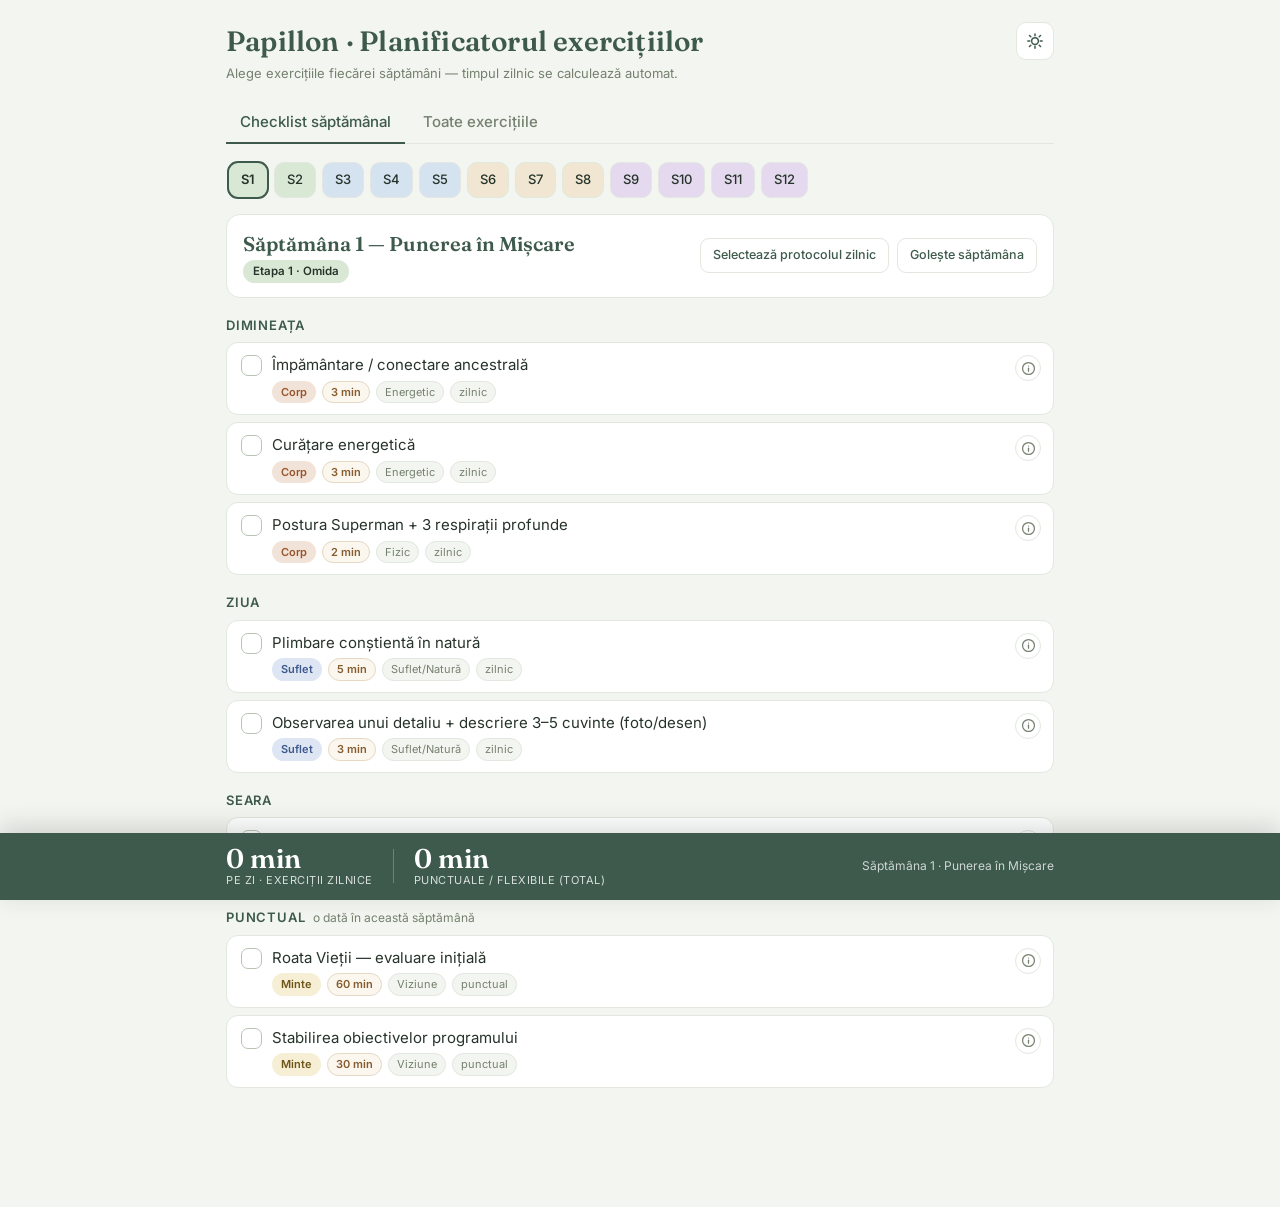
<file: Papillon_Planificator_Exercitii_25-aug-2026.html>
<!DOCTYPE html>
<html lang="ro">
<head>
<meta charset="UTF-8">
<meta name="viewport" content="width=device-width, initial-scale=1.0">
<title>Papillon · Planificatorul exercițiilor (versiune 25 aug 2026)</title>
<link rel="preconnect" href="https://fonts.googleapis.com">
<link href="https://fonts.googleapis.com/css2?family=Fraunces:opsz,wght@9..144,500;9..144,600&family=Inter:wght@400;500;600&display=swap" rel="stylesheet">
<style>
:root{
  --ink:#26332A; --green:#3D5A4C; --sage:#7A9E7E; --amber:#B08A5B;
  --paper:#F3F5F0; --card:#FFFFFF; --line:#E2E7DF; --muted:#75816F;
  --e1:#D9E8D5; --e2:#D5E3F0; --e3:#F0E6D2; --e4:#E4D9EE;
  --ok:#4E7A5A; --okbg:#EAF3EC;
  --chip-t-bg:#FBF6EE; --chip-t-bd:#E5D8C5;
  --pc-bg:#F2E3D8; --pc-fg:#96552E;
  --ps-bg:#DEE6F4; --ps-fg:#3F5A8C;
  --pm-bg:#F6EFD6; --pm-fg:#6E551A;
  --chip-t-fg:#865C2E;
  --pop-shadow:0 14px 34px rgba(38,51,42,.22);
  --shadow:0 -6px 24px rgba(38,51,42,.18);
}
:root[data-theme="dark"]{
  --ink:#E7ECE4; --green:#8FBB9C; --sage:#6E9678; --amber:#D6A876;
  --paper:#161C18; --card:#1F2822; --line:#333F36; --muted:#8A9689;
  --e1:#243529; --e2:#20303C; --e3:#3A311F; --e4:#2E2638;
  --ok:#6FAE81; --okbg:#1E3226;
  --chip-t-bg:#2E2717; --chip-t-bd:#4A3E27;
  --pc-bg:#3B2A1E; --pc-fg:#E3A97C;
  --ps-bg:#212C42; --ps-fg:#9DB4E8;
  --pm-bg:#3A331B; --pm-fg:#E4C978;
  --chip-t-fg:#D6A876;
  --pop-shadow:0 14px 34px rgba(0,0,0,.45);
  --shadow:0 -6px 24px rgba(0,0,0,.4);
}
*{box-sizing:border-box}
html,body{margin:0;padding:0}
body{font-family:'Inter',system-ui,sans-serif;background:var(--paper);color:var(--ink);font-size:15px;line-height:1.5;padding-bottom:110px;transition:background .2s,color .2s}
.wrap{max-width:860px;margin:0 auto;padding:20px 16px}
header{display:flex;justify-content:space-between;align-items:flex-start;gap:12px}
header h1{font-family:'Fraunces',Georgia,serif;font-weight:600;font-size:28px;margin:0;color:var(--green);letter-spacing:.2px}
header .sub{color:var(--muted);font-size:13px;margin-top:2px}
.saved{font-size:12px;color:var(--ok);opacity:0;transition:opacity .4s}
.saved.show{opacity:1}
.themeBtn{flex:0 0 auto;width:38px;height:38px;border-radius:10px;border:1px solid var(--line);background:var(--card);color:var(--green);cursor:pointer;display:grid;place-items:center;margin-top:2px}
.themeBtn:hover{background:var(--okbg)}
.themeBtn svg{width:18px;height:18px}
.themeBtn .moon{display:none}
:root[data-theme="dark"] .themeBtn .sun{display:none}
:root[data-theme="dark"] .themeBtn .moon{display:block}
.tabs{display:flex;gap:4px;margin:18px 0 14px;border-bottom:1px solid var(--line)}
.tab{border:none;background:none;font:inherit;font-weight:500;padding:9px 14px;cursor:pointer;color:var(--muted);border-bottom:2px solid transparent;margin-bottom:-1px}
.tab.on{color:var(--green);border-color:var(--green)}
.weeks{display:flex;gap:6px;overflow-x:auto;padding:4px 2px 10px;scrollbar-width:thin}
.wk{flex:0 0 auto;border:1px solid var(--line);background:var(--card);border-radius:10px;padding:7px 12px;font:inherit;font-size:13px;font-weight:500;cursor:pointer;color:var(--ink)}
.wk.on{outline:2px solid var(--green);outline-offset:-1px;font-weight:600}
.wkhead{background:var(--card);border:1px solid var(--line);border-radius:14px;padding:14px 16px;margin:6px 0 16px;display:flex;justify-content:space-between;gap:12px;align-items:center;flex-wrap:wrap}
.wkhead .theme{font-family:'Fraunces',Georgia,serif;font-size:20px;font-weight:600;color:var(--green)}
.badge{display:inline-block;font-size:11.5px;font-weight:600;padding:3px 10px;border-radius:99px;color:var(--ink)}
.actions{display:flex;gap:8px}
.btn{border:1px solid var(--line);background:var(--card);border-radius:9px;padding:7px 12px;font:inherit;font-size:12.5px;font-weight:500;cursor:pointer;color:var(--green)}
.btn:hover{background:var(--okbg)}
.grp{margin:18px 0 6px;display:flex;align-items:baseline;gap:8px}
.grp h2{font-size:13px;font-weight:600;letter-spacing:.8px;text-transform:uppercase;color:var(--green);margin:0}
.grp .hint{font-size:12px;color:var(--muted)}
.row{display:flex;align-items:flex-start;gap:10px;background:var(--card);border:1px solid var(--line);border-radius:12px;padding:11px 12px 11px 14px;margin:7px 0;cursor:pointer;transition:border-color .15s, background .15s;width:100%;text-align:left;font:inherit;color:inherit}
.row:hover{border-color:var(--sage)}
.row.on{background:var(--okbg);border-color:var(--sage)}
.box{width:21px;height:21px;border-radius:7px;border:1.8px solid #B9C4B4;flex:0 0 auto;margin-top:1px;display:grid;place-items:center;color:#fff;font-size:13px;transition:all .15s}
.row.on .box{background:var(--ok);border-color:var(--ok)}
.lbl{flex:1}
.meta{display:flex;gap:6px;flex-wrap:wrap;margin-top:4px}
.chip{font-size:11px;padding:2px 8px;border-radius:99px;background:var(--paper);color:var(--muted);border:1px solid var(--line)}
.chip.t{color:var(--chip-t-fg);border-color:var(--chip-t-bd);background:var(--chip-t-bg);font-weight:600}
.chip.pillar{font-weight:600;border-color:transparent}
.chip.p-corp{background:var(--pc-bg);color:var(--pc-fg)}
.chip.p-suflet{background:var(--ps-bg);color:var(--ps-fg)}
.chip.p-minte{background:var(--pm-bg);color:var(--pm-fg)}
.infoBtn{flex:0 0 auto;width:26px;height:26px;border-radius:50%;border:1px solid var(--line);background:var(--card);color:var(--muted);display:grid;place-items:center;cursor:pointer;padding:0;margin-top:1px}
.infoBtn:hover,.infoBtn[aria-expanded="true"]{color:var(--green);border-color:var(--sage);background:var(--okbg)}
.infoBtn svg{width:15px;height:15px}
.row,.card,.wkhead,.inv,.wk{transition:background .2s,border-color .2s}
.foot{position:fixed;left:0;right:0;bottom:0;background:var(--green);color:#fff;box-shadow:var(--shadow);transition:background .2s}
.foot .in{max-width:860px;margin:0 auto;padding:12px 16px;display:flex;align-items:center;gap:20px;flex-wrap:wrap}
.tot .n{font-family:'Fraunces',Georgia,serif;font-size:27px;font-weight:600;line-height:1}
.tot .l{font-size:11px;opacity:.8;letter-spacing:.5px;text-transform:uppercase}
.foot .sep{width:1px;height:34px;background:rgba(255,255,255,.25)}
.foot .note{font-size:12px;opacity:.75;margin-left:auto}
.cat{margin:22px 0 8px;font-family:'Fraunces',Georgia,serif;font-size:18px;font-weight:600;color:var(--green);border-bottom:1px solid var(--line);padding-bottom:6px}
.inv{background:var(--card);border:1px solid var(--line);border-radius:12px;padding:10px 14px;margin:7px 0;display:flex;gap:12px;align-items:center;justify-content:space-between;flex-wrap:wrap}
.inv .l{flex:1;min-width:220px}
.inv .r{display:flex;align-items:center;gap:10px}
.inv .wks{font-size:11.5px;color:var(--muted);white-space:nowrap}
a{color:var(--green)}
@media (max-width:560px){ .wkhead .theme{font-size:17px} .tot .n{font-size:22px} }
:focus-visible{outline:2px solid var(--amber);outline-offset:2px}

/* ===== popover de informații ===== */
.popover{position:fixed;z-index:60;display:none;width:300px;max-width:calc(100vw - 24px);background:var(--card);border:1px solid var(--line);border-radius:12px;box-shadow:var(--pop-shadow);padding:12px 30px 12px 14px;opacity:0;transform:translateY(4px);transition:opacity .15s,transform .15s}
.popover.show{display:block;opacity:1;transform:translateY(0)}
.pop-body{font-size:13px;line-height:1.6;color:var(--ink)}
.pop-close{position:absolute;top:5px;right:6px;border:none;background:none;color:var(--muted);font-size:18px;line-height:1;cursor:pointer;padding:4px 7px;border-radius:7px}
.pop-close:hover{color:var(--ink);background:var(--paper)}
.pop-arrow{position:absolute;left:16px;top:-6px;width:12px;height:12px;background:var(--card);border-left:1px solid var(--line);border-top:1px solid var(--line);transform:rotate(45deg)}
.popover.arrow-bottom .pop-arrow{top:auto;bottom:-6px;border-left:none;border-top:none;border-right:1px solid var(--line);border-bottom:1px solid var(--line)}
/* contrast bară total, mod întunecat */
:root[data-theme="dark"] .foot{background:#2B4536;color:#E7ECE4;border-top:1px solid var(--line)}
:root[data-theme="dark"] .foot .sep{background:rgba(231,236,228,.25)}
@media (max-width:560px){
  .foot .in{flex-wrap:wrap;gap:10px 14px;padding:9px 14px}
  .foot .tot{flex:1 1 0;min-width:0}
  .foot .sep{height:30px}
  .tot .n{font-size:20px}
  .tot .l{font-size:10px;letter-spacing:.3px;line-height:1.25}
  .foot .note{flex:0 0 100%;margin-left:0;font-size:11px}
}
</style>
</head>
<body>
<div class="wrap">
  <header>
    <div>
      <h1>Papillon · Planificatorul exercițiilor</h1>
      <div class="sub">Alege exercițiile fiecărei săptămâni — timpul zilnic se calculează automat. <span id="saved" class="saved">✓ salvat</span></div>
    </div>
    <button class="themeBtn" id="themeBtn" aria-label="Comută modul întunecat" title="Mod întunecat">
      <svg class="sun" viewBox="0 0 24 24" fill="none" stroke="currentColor" stroke-width="2" stroke-linecap="round"><circle cx="12" cy="12" r="4.5"/><path d="M12 2.5v2.5M12 19v2.5M4.6 4.6l1.8 1.8M17.6 17.6l1.8 1.8M2.5 12h2.5M19 12h2.5M4.6 19.4l1.8-1.8M17.6 6.4l1.8-1.8"/></svg>
      <svg class="moon" viewBox="0 0 24 24" fill="none" stroke="currentColor" stroke-width="2" stroke-linecap="round" stroke-linejoin="round"><path d="M20 14.5A8.5 8.5 0 1 1 9.5 4a6.8 6.8 0 0 0 10.5 10.5Z"/></svg>
    </button>
  </header>

  <div class="tabs" role="tablist">
    <button class="tab on" id="tabChk" role="tab" aria-selected="true">Checklist săptămânal</button>
    <button class="tab" id="tabInv" role="tab" aria-selected="false">Toate exercițiile</button>
  </div>

  <div id="viewChk">
    <div class="weeks" id="weekRail" role="tablist" aria-label="Săptămâni"></div>
    <div class="wkhead">
      <div>
        <div class="theme" id="wkTheme"></div>
        <span class="badge" id="wkBadge"></span>
      </div>
      <div class="actions">
        <button class="btn" id="btnAllDaily">Selectează protocolul zilnic</button>
        <button class="btn" id="btnClear">Golește săptămâna</button>
      </div>
    </div>
    <div id="lists"></div>
  </div>

  <div id="viewInv" style="display:none"></div>
</div>

<div class="foot" id="foot">
  <div class="in">
    <div class="tot"><div class="n"><span id="tDaily">0</span> min</div><div class="l">pe zi · exerciții zilnice</div></div>
    <div class="sep"></div>
    <div class="tot"><div class="n"><span id="tPunct">0</span> min</div><div class="l">punctuale / flexibile (total)</div></div>
    <div class="note" id="footNote"></div>
  </div>
</div>

<script>
/* ===== date: 12 săptămâni · [denumire, categorie, moment, frecvență, minute, pilon(Corp/Suflet/Minte), info] ===== */
const ET = {1:['Etapa 1 · Omida','var(--e1)'],2:['Etapa 2 · Resursa','var(--e2)'],3:['Etapa 3 · Coconul','var(--e3)'],4:['Etapa 4 · Aripile','var(--e4)']};
const W = {
1:{t:'Punerea în Mișcare',e:1,x:[
 ['Împământare / conectare ancestrală','Energetic','Dimineața','zilnic',3,'Corp','Reconectare la energia Pământului și la linia ta ancestrală — primul pas al zilei, cel care ancorează corpul înainte de orice altceva.'],
 ['Curățare energetică','Energetic','Dimineața','zilnic',3,'Corp','Eliberarea energiilor care nu îți aparțin, acumulate din exterior sau din ziua anterioară.'],
 ['Postura Superman + 3 respirații profunde','Fizic','Dimineața','zilnic',2,'Corp','Postură deschisă în fața unei ferestre: picioarele la nivelul umerilor, mâinile în șolduri, capul drept, chakra inimii deschisă. Minimum 3 respirații profunde — apoi comportă-te ca Superman toată ziua.'],
 ['Plimbare conștientă în natură','Suflet/Natură','Ziua','zilnic',5,'Suflet','Minimum 3–5 minute afară, cu atenția îndreptată spre natură. Contează și în mers rapid sau cu câinele — important e să fii conștient de ce te înconjoară.'],
 ['Observarea unui detaliu + descriere 3–5 cuvinte (foto/desen)','Suflet/Natură','Ziua','zilnic',3,'Suflet','Alege un detaliu din natură care te atrage, fotografiază-l sau desenează-l și descrie în 3–5 cuvinte ce te-a inspirat.'],
 ['Cele 5 întrebări de seară (jurnal)','Mental/Jurnal','Seara','zilnic',10,'Minte','Ce am realizat astăzi? Am obținut cel mai important rezultat al meu? Ce am învățat? Ce pot îmbunătăți? Trei lucruri/oameni pentru care sunt recunoscător — le mulțumesc.'],
 ['Roata Vieții — evaluare inițială','Viziune','Punctual','punctual',60,'Minte','Evaluarea satisfacției pe domeniile principale ale vieții, de la 0 la 10 — punctul de referință față de care se măsoară tot progresul programului.'],
 ['Stabilirea obiectivelor programului','Viziune','Punctual','punctual',30,'Minte','Formulează, în scris, ce vrei să obții din acest parcurs de 12 săptămâni.']]},
2:{t:'Fă Puțin Spațiu',e:1,x:[
 ['Împământare + curățare energetică','Energetic','Dimineața','zilnic',5,'Corp','Împământare, conectare și curățare a sistemului energetic — continuarea ritualului de dimineață din S1.'],
 ['Conexiunea Cer-OM-Pământ (simplă)','Energetic','Dimineața','zilnic',5,'Corp','Exercițiul din ședința 2: rădăcini în Pământ, deschidere spre Cer, tu la mijloc — puntea vie dintre cele două.'],
 ['Pauză conștientă: oprire, Superman, ancorare, mesajul detaliului','Suflet/Natură','Ziua','zilnic',5,'Suflet','Oprește-te într-un loc din natură, adoptă postura Superman, închide ochii și simte-te ancorat; deschide ochii, găsește un detaliu și conștientizează mesajul lui pentru tine.'],
 ['Notarea mesajului în jurnal','Mental/Jurnal','Ziua','zilnic',2,'Minte','Dacă detaliul din pauza de zi ți-a transmis un mesaj important, notează-l în jurnal cât e încă proaspăt.'],
 ['Cele 5 întrebări de seară (jurnal)','Mental/Jurnal','Seara','zilnic',10,'Minte','Recapitulația de bază a serii — vezi explicația din Săptămâna 1.'],
 ['Mișcarea mediului: fă spațiu / ordine','Fizic','Seara','zilnic (S2)',15,'Corp','Eliberezi, ordonezi, faci loc fizic pentru transformare — spațiul exterior reflectă spațiul interior.'],
 ['Echilibrarea percepțiilor (min. 1 eveniment/zi)','Terapeutic','Seara','zilnic',15,'Minte','Alege un eveniment perceput ca negativ și caută-i beneficiile — chiar și unul singur pe zi antrenează mintea să vadă imaginea completă.'],
 ['Timeline — completare Excel (se poate fragmenta)','Terapeutic','Punctual','punctual',150,'Minte','Notează evenimentele importante ale vieții tale, an cu an, în fișierul Timeline — se poate face fragmentat, pe mai multe zile.'],
 ['Meditația Timeline — rememorare an cu an','Terapeutic','Punctual','punctual',30,'Suflet','Călătorie meditativă de rememorare, an cu an, până la naștere — folosită ca ajutor pentru completarea Timeline-ului.']]},
3:{t:'Sens · Părți Interioare · Împământare',e:2,x:[
 ['Împământare + curățare energetică','Energetic','Dimineața','zilnic',5,'Corp','Împământare, conectare și curățare a sistemului energetic.'],
 ['Conexiunea Cer-OM-Pământ','Energetic','Dimineața','zilnic',5,'Corp','Rădăcini în Pământ, deschidere spre Cer — conexiunea verticală practicată zilnic.'],
 ['Pauză conștientă: desculț dacă e posibil, postura Supraomului, mesajul detaliului','Suflet/Natură','Ziua','zilnic',5,'Suflet','Dacă timpul permite, scoate-ți pantofii pentru ancorare directă în Pământ, apoi adoptă postura Supraomului și găsește mesajul detaliului din jur.'],
 ['Cele 5 întrebări de seară (jurnal)','Mental/Jurnal','Seara','zilnic',10,'Minte','Recapitulația de bază a serii.'],
 ['Echilibrarea percepțiilor (continuare)','Terapeutic','Seara','zilnic',15,'Minte','Continuă practica zilnică începută în S2 — minimum un eveniment reechilibrat pe zi.'],
 ['Timeline — continuarea completării','Terapeutic','Punctual','punctual',60,'Minte','Continuă să completezi evenimentele din Timeline, acolo unde ai rămas.'],
 ['Vision Board — colajul viitorului tău','Viziune','Punctual','punctual',90,'Minte','Colaj cu imagini ale viitorului tău — se așază undeva vizibil, ca reamintire zilnică a direcției spre care mergi.']]},
4:{t:'Echilibrarea Percepțiilor · Chakrele',e:2,x:[
 ['Împământare + curățare energetică','Energetic','Dimineața','zilnic',5,'Corp','Împământare, conectare și curățare a sistemului energetic.'],
 ['Conexiunea Cer-OM-Pământ','Energetic','Dimineața','zilnic',5,'Corp','Rădăcini în Pământ, deschidere spre Cer.'],
 ['Pauză conștientă în natură (desculț, mesajul detaliului)','Suflet/Natură','Ziua','zilnic',5,'Suflet','Oprire în natură, ancorare și găsirea mesajului detaliului care îți atrage atenția.'],
 ['Cele 7 întrebări de seară (include 10 beneficii + 3 lucruri care îmi plac la mine)','Mental/Jurnal','Seara','zilnic',15,'Minte','Cele 5 întrebări de bază + „Ce m-a enervat/deranjat azi? (10 beneficii)” + „Care sunt 3 aspecte care îmi plac la mine?” — saltul de la 5 la 7 întrebări.'],
 ['Echilibrarea percepțiilor completă (30–50 beneficii)','Terapeutic','Punctual','punctual',60,'Minte','Metoda completă: identifici ce te irită la ceilalți, recunoști când ai făcut la fel, alegi evenimentul cu cea mai mare încărcătură și cauți 30–50 de beneficii, până se neutralizează.'],
 ['Studiu: fișa chakrelor','Studiu','Punctual','punctual',30,'Minte','Parcurge fișa celor 7 centri energetici — poziție, culoare, element, funcții — baza teoretică a exercițiilor energetice zilnice.']]},
5:{t:'Sistemul Energetic în Profunzime',e:2,x:[
 ['Împământare + curățare energetică','Energetic','Dimineața','zilnic',5,'Corp','Împământare, conectare și curățare a sistemului energetic.'],
 ['Conexiunea Cer-OM-Pământ','Energetic','Dimineața','zilnic',5,'Corp','Rădăcini în Pământ, deschidere spre Cer.'],
 ['Cele 9 respirații pentru purificare (pranayama 4–16–8)','Energetic','Dimineața','zilnic',5,'Corp','Respirație ritmată: 4 secunde inspir, 16 reținere, 8 expir, cu alternarea nărilor, în trei serii de trei — purifică nadi-urile (canalele energetice).'],
 ['Pauză conștientă în natură','Suflet/Natură','Ziua','zilnic',5,'Suflet','Oprire conștientă în natură, cu ancorare și atenție la ce te înconjoară.'],
 ['Cele 7 întrebări de seară','Mental/Jurnal','Seara','zilnic',15,'Minte','Recapitulația extinsă a serii, cu cele 7 întrebări introduse în S4.'],
 ['Curățarea chakrelor (ghidată, min. 3–5×/săptămână)','Energetic','Flexibil','3–5×/săpt.',10,'Corp','Practică ghidată de curățare a celor 7 centri energetici — recomandată de minimum 3–5 ori pe săptămână.'],
 ['Studiu: nadi-uri, corpuri subtile, torus','Studiu','Punctual','punctual',40,'Minte','Canalele energetice (nadi), cele 7 corpuri subtile și vârtejul toroidal al energiei din jurul corpului — anatomia care fundamentează exercițiile energetice.']]},
6:{t:'Anti-Sabotaj · Formula Magică',e:3,x:[
 ['Împământare + Cer-OM-Pământ (versiunea completă)','Energetic','Dimineața','zilnic',8,'Corp','Versiunea completă a exercițiului: integrează acum și curățarea sistemului energetic, și întărirea torusului.'],
 ['Formula Magică — după trezire','Mental/Jurnal','Dimineața','zilnic',1,'Minte','Declamă-ți Formula Magică imediat după trezire — momentul în care mintea conștientă și subconștientul sunt aliniate.'],
 ['Minutul de Aur cu Formula Magică (ora personală)','Mental/Jurnal','Ziua','zilnic',1,'Minte','Minutul zilnic (calculat din ziua și luna nașterii) în care canalul spre Univers e deschis — declamă Formula Magică exact atunci.'],
 ['Pauză conștientă în natură','Suflet/Natură','Ziua','zilnic',5,'Suflet','Oprire conștientă în natură.'],
 ['Cele 7 întrebări de seară','Mental/Jurnal','Seara','zilnic',15,'Minte','Recapitulația extinsă a serii.'],
 ['Recunoștință față de părinți („Mulțumesc că mi-ați dat Viață”)','Relațional/Ancestral','Seara','zilnic',2,'Suflet','Recunoștința față de părinți, seara, ca practică de conectare și eliberare.'],
 ['Formula Magică — înainte de somn','Mental/Jurnal','Seara','zilnic',1,'Minte','Declamă Formula Magică înainte de somn — al doilea moment de aliniere conștient–subconștient din zi.'],
 ['Compunerea Formulei Magice personale (din conștientizări)','Viziune','Punctual','punctual',45,'Minte','Sinteza personală a conștientizărilor tale de până acum — „Programele noi de Iubire”, formulate afirmativ, la timpul prezent.'],
 ['Temă specială: echilibraj pe momentele dificile din Timeline','Terapeutic','Punctual','punctual',90,'Minte','Aplică metoda de echilibrare a percepțiilor retroactiv, pe momentele cele mai dificile identificate în Timeline.']]},
7:{t:'SPI · Moștenirea Familială · 5 Rituri',e:3,x:[
 ['Încălzire + Cele 5 Rituri Tibetane (3 repetări, crește din 2 în 2)','Fizic','Dimineața','zilnic',10,'Corp','Cinci mișcări care echilibrează cele 5 elemente și stimulează sistemul endocrin — începi cu 3 repetări ale fiecărui rit, crești din 2 în 2, spre maximum 21.'],
 ['Cer-OM-Pământ + purificarea chakrelor + torus','Energetic','Dimineața','zilnic',10,'Corp','Prima secvențiere oficială completă a ritualului de dimineață: conexiunea Cer-OM-Pământ, cu purificarea chakrelor și întărirea torusului.'],
 ['Formula Magică','Mental/Jurnal','Dimineața','zilnic',1,'Minte','Declamarea Formulei Magice, acum integrată ca pas fix al ritualului de dimineață.'],
 ['Pauză conștientă: poziția COP, conexiunea cu Infinitul','Suflet/Natură','Ziua','zilnic',5,'Suflet','Postura Cer-OM-Pământ practicată în pauza de zi, cu conștientizarea conexiunii cu Infinitul.'],
 ['Minutul de Aur','Mental/Jurnal','Ziua','zilnic',1,'Minte','Minutul zilnic de deschidere spre Univers — vezi explicația din S6.'],
 ['Recapitulația de seară (5 întrebări revizuite)','Mental/Jurnal','Seara','zilnic',12,'Minte','Versiunea revizuită a recapitulației serii, aliniată cu instrumentele acumulate până acum.'],
 ['Recunoștință părinți + reconectare cu strămoșii','Relațional/Ancestral','Seara','zilnic',3,'Suflet','Extinzi recunoștința față de părinți la întreaga linie a strămoșilor.'],
 ['Definirea SPI — Sistemul Priorităților Intrinseci','Viziune','Punctual','punctual',60,'Minte','Sistemul Priorităților Intrinseci: prioritățile care te motivează dinăuntru („îmi place”, „vreau”), spre deosebire de cele care „trebuie” făcute.'],
 ['Conectarea cu strămoșii (vizualizare: forța lor în spatele tău)','Relațional/Ancestral','Flexibil','la nevoie',5,'Suflet','Vizualizează forța celor 4096 de strămoși din ultimele 12 generații, susținându-te din spate — folosește-o oricând simți lipsă de sprijin.']]},
8:{t:'Muntele · Echilibrarea cu SPI · Corpul Fizic',e:3,x:[
 ['Încălzire + 5 Rituri Tibetane','Fizic','Dimineața','zilnic',10,'Corp','Practica fizică zilnică — vezi explicația din S7.'],
 ['Cer-OM-Pământ + chakre + torus','Energetic','Dimineața','zilnic',10,'Corp','Ritualul energetic complet de dimineață.'],
 ['Formula Magică','Mental/Jurnal','Dimineața','zilnic',1,'Minte','Declamarea Formulei Magice, la trezire.'],
 ['Pauză conștientă: poziția COP','Suflet/Natură','Ziua','zilnic',5,'Suflet','Postura Cer-OM-Pământ practicată în pauza de zi.'],
 ['Minutul de Aur','Mental/Jurnal','Ziua','zilnic',1,'Minte','Minutul zilnic de deschidere spre Univers.'],
 ['Recapitulația de seară + recunoștință strămoși','Mental/Jurnal','Seara','zilnic',15,'Minte','Recapitulația serii, cu recunoștința față de părinți și strămoși integrată ca pas fix.'],
 ['Echilibrare a percepțiilor în funcție de SPI (zilnic)','Terapeutic','Seara','zilnic',15,'Minte','Echilibrezi percepțiile prin prisma priorităților tale intrinseci — cauți 50–100 de avantaje ale situației, legate explicit de misiunea ta.'],
 ['Aplică min. 1 recomandare de îngrijire a corpului','Fizic','Punctual','punctual',15,'Corp','Aplică cel puțin o recomandare din cele trei categorii: ce pui în corp, ce pui în jurul lui, cum îl folosești (somn, mișcare).'],
 ['Jurnal: în ce domeniu sunt în „revoluție”?','Mental/Jurnal','Punctual','punctual',20,'Minte','Reflectează în ce domeniu al vieții te „învârți în cerc” (revoluție), fără să integrezi experiența palierului curent.']]},
9:{t:'Harta Interioară · Recunoștința · Eliberarea',e:4,x:[
 ['Ritualul de dimineață complet (Rituri + Cer-OM-Pământ + Formula)','Energetic','Dimineața','zilnic',15,'Corp','Secvența stabilizată: încălzire, 5 Rituri, Cer-OM-Pământ cu chakre și torus, Formula Magică — aproximativ 15 minute.'],
 ['Pauză conștientă în natură','Suflet/Natură','Ziua','zilnic',5,'Suflet','Oprire conștientă în natură.'],
 ['Minutul de Aur','Mental/Jurnal','Ziua','zilnic',1,'Minte','Minutul zilnic de deschidere spre Univers.'],
 ['Recapitulația de seară + recunoștință strămoși','Mental/Jurnal','Seara','zilnic',15,'Minte','Recapitulația serii, cu recunoștința față de părinți și strămoși.'],
 ['Harta Interioară — notarea/desenarea Părților (12 atribute)','Părți Interioare','Punctual','punctual',45,'Suflet','Cartografiază Părțile Interioare descoperite în ședințele de hipnoză: nume, vârstă, rol, talent, defect — un document viu, care evoluează cu vindecarea.'],
 ['Meditația de Eliberare (repetabilă)','Terapeutic','Flexibil','repetat',30,'Suflet','Eliberare de poverile trecutului — alege un singur eveniment încărcat per sesiune; condiția: fără autocompătimire sau autopedepsire.'],
 ['Practica „Mulțumesc” în loc de „iert”','Terapeutic','Flexibil','la nevoie',5,'Suflet','Înlocuiește iertarea (poziție de superioritate) cu recunoștința (poziție de umilință și oportunitate) — „nu e nimic de iertat”.']]},
10:{t:'Echipa Interioară · FRI · Magia Apei',e:4,x:[
 ['Ritualul de dimineață complet','Energetic','Dimineața','zilnic',15,'Corp','Ritualul stabilizat de dimineață.'],
 ['Pauză conștientă în natură','Suflet/Natură','Ziua','zilnic',5,'Suflet','Oprire conștientă în natură.'],
 ['Minutul de Aur','Mental/Jurnal','Ziua','zilnic',1,'Minte','Minutul zilnic de deschidere spre Univers.'],
 ['Încărcarea apei cu iubire/intenție (la mese)','Energetic','Ziua','zilnic',1,'Corp','30 de secunde de intenție și iubire, la nivelul chakrei inimii, înainte de a bea apă — informația se imprimă în apă (Masaru Emoto).'],
 ['Recapitulația de seară','Mental/Jurnal','Seara','zilnic',15,'Minte','Recapitulația serii.'],
 ['FRI — Formula de Reprogramare Internă („Marele Șantier”)','Viziune','Punctual','punctual',240,'Minte','„Marele șantier”: minimum o jumătate de zi, în 7 capitole — de la Marele Vis la Formula Magică aliniată cu el. Regula de aur: răspunzi cu sufletul, nu cu mentalul, fără să citești întrebările în avans.'],
 ['Proiectul de Viață — tabelul final (după FRI)','Viziune','Punctual','punctual',60,'Minte','Tabelul sintetic care rezultă din FRI — obiective de viață, 10 ani, 1 an, plan de 90 de zile.'],
 ['Ședință internă cu Părțile (tur de masă)','Părți Interioare','Flexibil','săptămânal',15,'Suflet','Tur de masă cu Părțile tale Interioare — fiecare își spune perspectiva; folosești talentul unei Părți exact când ai nevoie de el.']]},
11:{t:'Copilul Interior · Destinul · Aripile',e:4,x:[
 ['Ritualul de dimineață complet','Energetic','Dimineața','zilnic',15,'Corp','Ritualul stabilizat de dimineață.'],
 ['Exercițiul „Simte-ți Aripile” (după Cer-OM-Pământ)','Energetic','Dimineața','zilnic',3,'Corp','Extensie a Cer-OM-Pământ: când inima se activează, torusul energetic devine dublu — imaginea celor două torusuri sunt exact aripile de fluture.'],
 ['Pauză conștientă în natură','Suflet/Natură','Ziua','zilnic',5,'Suflet','Oprire conștientă în natură.'],
 ['Minutul de Aur','Mental/Jurnal','Ziua','zilnic',1,'Minte','Minutul zilnic de deschidere spre Univers.'],
 ['Recapitulația de seară','Mental/Jurnal','Seara','zilnic',15,'Minte','Recapitulația serii.'],
 ['Meditația de integrare a Copilului Interior','Părți Interioare','Punctual','punctual',30,'Suflet','Integrarea Copilului Interior — în armonie, el stă la mijlocul tuturor Părților, hrănit de fiecare dintre ele.'],
 ['Aprofundarea Hărții Interioare (vârste, poziții, talente)','Părți Interioare','Punctual','punctual',30,'Suflet','Recitește harta cu atenție la vârstele și pozițiile Părților — fiecare vârstă diferită de a ta arată un moment care mai cere vindecare.']]},
12:{t:'Tema de Viață · Numerologia · Jocul',e:4,x:[
 ['Ritualul de dimineață complet + Aripile','Energetic','Dimineața','zilnic',18,'Corp','Ritualul complet de dimineață, cu exercițiul Aripilor energetice inclus — versiunea finală și stabilă a protocolului.'],
 ['Pauză conștientă în natură','Suflet/Natură','Ziua','zilnic',5,'Suflet','Oprire conștientă în natură.'],
 ['Minutul de Aur','Mental/Jurnal','Ziua','zilnic',1,'Minte','Minutul zilnic de deschidere spre Univers.'],
 ['Recapitulația de seară','Mental/Jurnal','Seara','zilnic',15,'Minte','Recapitulația serii.'],
 ['Studiul analizei numerologice personale','Studiu','Punctual','punctual',45,'Minte','Recitește-ți analiza numerologică personală prin prisma întregului drum parcurs.'],
 ['Reflecție: rolul tău (ce ți-a plăcut între 7–14 ani)','Viziune','Punctual','punctual',30,'Minte','Ce ți-a plăcut să faci între 7 și 14 ani? Acolo se ascunde adesea rolul tău natural.'],
 ['Actualizarea Formulei Magice cu noile conștientizări','Viziune','Punctual','punctual',20,'Minte','Ultima actualizare a Formulei, cu toate conștientizările acumulate în cele 12 săptămâni.']]}
};
const MOMENTS = ['Dimineața','Ziua','Seara','Flexibil','Punctual'];
const INFO_SVG = '<svg viewBox="0 0 24 24" fill="none" stroke="currentColor" stroke-width="2" stroke-linecap="round" stroke-linejoin="round"><circle cx="12" cy="12" r="9.5"/><line x1="12" y1="16.5" x2="12" y2="11.5"/><line x1="12" y1="8" x2="12.01" y2="8"/></svg>';

/* ===== persistență: window.storage (Claude) → localStorage → memorie ===== */
let mem = {};
const store = {
  async get(){ try{ if(window.storage){ const r=await window.storage.get('papapp_sel_25aug2026'); return r?JSON.parse(r.value):{} } }catch(e){}
               try{ const v=localStorage.getItem('papapp_sel_25aug2026'); if(v) return JSON.parse(v) }catch(e){}
               return mem; },
  async set(d){ mem=d; let ok=false;
               try{ if(window.storage){ await window.storage.set('papapp_sel_25aug2026', JSON.stringify(d)); ok=true } }catch(e){}
               try{ localStorage.setItem('papapp_sel_25aug2026', JSON.stringify(d)); ok=true }catch(e){}
               flashSaved(); return ok; }
};
let sel = {};   /* { "3": {0:true, 2:true} } */
let wk = 1, view='chk';

function flashSaved(){ const s=document.getElementById('saved'); s.classList.add('show'); clearTimeout(s._t); s._t=setTimeout(()=>s.classList.remove('show'),1200); }
const isDaily = f => f.startsWith('zilnic');
const pillarClass = p => p==='Corp'?'p-corp':p==='Suflet'?'p-suflet':'p-minte';
function metaHTML(x){
  return `<span class="chip pillar ${pillarClass(x[5])}">${x[5]}</span><span class="chip t">${x[4]} min</span><span class="chip">${x[1]}</span><span class="chip">${x[3]}</span>`;
}

async function toggleSel(i){
  sel[wk]=sel[wk]||{}; sel[wk][i]=!sel[wk][i]; if(!sel[wk][i]) delete sel[wk][i];
  await store.set(sel); renderWeek();
}

function makeInfoBtn(text){
  const b=document.createElement('button');
  b.type='button'; b.className='infoBtn';
  b.setAttribute('aria-label','Detalii exercițiu'); b.setAttribute('aria-expanded','false');
  b.innerHTML=INFO_SVG;
  b.addEventListener('click',(e)=>{ e.stopPropagation(); if(activeInfoBtn===b){ hideInfo(); } else { showInfo(b,text); } });
  return b;
}

function totals(){
  let d=0,p=0; const s=sel[wk]||{};
  W[wk].x.forEach((x,i)=>{ if(s[i]) (isDaily(x[3])?d+=x[4]:p+=x[4]); });
  document.getElementById('tDaily').textContent=d;
  document.getElementById('tPunct').textContent=p;
  document.getElementById('footNote').textContent=`Săptămâna ${wk} · ${W[wk].t}`;
}

function renderRail(){
  const r=document.getElementById('weekRail'); r.innerHTML='';
  for(let i=1;i<=12;i++){
    const b=document.createElement('button'); b.className='wk'+(i===wk?' on':'');
    b.style.background = ET[W[i].e][1]; b.textContent='S'+i;
    b.setAttribute('role','tab'); b.setAttribute('aria-selected', i===wk);
    b.onclick=()=>{ wk=i; renderWeek(); };
    r.appendChild(b);
  }
}

function renderWeek(){
  renderRail();
  document.getElementById('wkTheme').textContent = `Săptămâna ${wk} — ${W[wk].t}`;
  const bg=document.getElementById('wkBadge'); bg.textContent=ET[W[wk].e][0]; bg.style.background=ET[W[wk].e][1];
  const L=document.getElementById('lists'); L.innerHTML='';
  const s=sel[wk]||{};
  MOMENTS.forEach(m=>{
    const items = W[wk].x.map((x,i)=>[x,i]).filter(([x])=>x[2]===m);
    if(!items.length) return;
    const g=document.createElement('div'); g.className='grp';
    g.innerHTML=`<h2>${m}</h2><span class="hint">${m==='Punctual'?'o dată în această săptămână':m==='Flexibil'?'după frecvența indicată':''}</span>`;
    L.appendChild(g);
    items.forEach(([x,i])=>{
      const on=!!s[i];
      const row=document.createElement('div');
      row.className='row'+(on?' on':''); row.tabIndex=0;
      row.setAttribute('role','checkbox'); row.setAttribute('aria-checked', on);
      row.innerHTML=`<span class="box">${on?'✓':''}</span>
        <span class="lbl">${x[0]}
          <span class="meta">${metaHTML(x)}</span>
        </span>`;
      row.appendChild(makeInfoBtn(x[6]));
      row.addEventListener('click',(e)=>{ if(e.target.closest('.infoBtn')) return; toggleSel(i); });
      row.addEventListener('keydown',(e)=>{
        if(e.target.closest('.infoBtn')) return;
        if(e.key===' '||e.key==='Enter'){ e.preventDefault(); toggleSel(i); }
      });
      L.appendChild(row);
    });
  });
  totals();
}

document.getElementById('btnAllDaily').onclick=async()=>{
  sel[wk]=sel[wk]||{};
  W[wk].x.forEach((x,i)=>{ if(isDaily(x[3])) sel[wk][i]=true; });
  await store.set(sel); renderWeek();
};
document.getElementById('btnClear').onclick=async()=>{ delete sel[wk]; await store.set(sel); renderWeek(); };

/* ===== inventarul pe categorii ===== */
function renderInv(){
  const V=document.getElementById('viewInv'); V.innerHTML='';
  const cats={};
  for(let w=1;w<=12;w++) W[w].x.forEach(x=>{
    const k=x[0]+'|'+x[1];
    if(!cats[k]) cats[k]={x, wks:[w]}; else cats[k].wks.push(w);
  });
  const order=['Energetic','Fizic','Suflet/Natură','Mental/Jurnal','Terapeutic','Viziune','Părți Interioare','Relațional/Ancestral','Studiu'];
  order.forEach(c=>{
    const items=Object.values(cats).filter(v=>v.x[1]===c);
    if(!items.length) return;
    const h=document.createElement('div'); h.className='cat'; h.textContent=c; V.appendChild(h);
    items.sort((a,b)=>a.wks[0]-b.wks[0]).forEach(v=>{
      const d=document.createElement('div'); d.className='inv';
      const left=document.createElement('div'); left.className='l';
      left.innerHTML=`${v.x[0]}<div class="meta">${metaHTML(v.x)}</div>`;
      const right=document.createElement('div'); right.className='r';
      const wksSpan=document.createElement('span'); wksSpan.className='wks'; wksSpan.textContent=`activ: ${v.wks.map(w=>'S'+w).join(', ')}`;
      right.appendChild(wksSpan); right.appendChild(makeInfoBtn(v.x[6]));
      d.appendChild(left); d.appendChild(right);
      V.appendChild(d);
    });
  });
}

/* ===== popover de informații ===== */
let activeInfoBtn=null;
function ensurePopover(){
  let p=document.getElementById('infoPop');
  if(!p){
    p=document.createElement('div'); p.id='infoPop'; p.className='popover';
    p.innerHTML='<div class="pop-arrow"></div><button class="pop-close" type="button" aria-label="Închide">×</button><div class="pop-body"></div>';
    document.body.appendChild(p);
    p.querySelector('.pop-close').addEventListener('click', hideInfo);
  }
  return p;
}
function showInfo(btn, text){
  const p=ensurePopover();
  p.querySelector('.pop-body').textContent=text;
  p.classList.add('show');
  requestAnimationFrame(()=>{
    const r=btn.getBoundingClientRect();
    const pw=Math.min(300, window.innerWidth-24);
    p.style.width=pw+'px';
    let left=r.left + r.width/2 - pw/2;
    left=Math.max(12, Math.min(left, window.innerWidth-pw-12));
    const estH=p.offsetHeight||90;
    let top=r.bottom+10, bottomArrow=false;
    if(top+estH > window.innerHeight-12){ top=r.top-estH-10; bottomArrow=true; }
    p.style.left=left+'px'; p.style.top=top+'px';
    p.classList.toggle('arrow-bottom', bottomArrow);
    const arrowLeft=Math.max(10, Math.min(r.left + r.width/2 - left - 6, pw-22));
    p.querySelector('.pop-arrow').style.left=arrowLeft+'px';
  });
  if(activeInfoBtn) activeInfoBtn.setAttribute('aria-expanded','false');
  activeInfoBtn=btn; btn.setAttribute('aria-expanded','true');
}
function hideInfo(){
  const p=document.getElementById('infoPop');
  if(p) p.classList.remove('show');
  if(activeInfoBtn) activeInfoBtn.setAttribute('aria-expanded','false');
  activeInfoBtn=null;
}
document.addEventListener('click',(e)=>{
  if(e.target.closest('.infoBtn')||e.target.closest('#infoPop')) return;
  hideInfo();
});
document.addEventListener('keydown',(e)=>{ if(e.key==='Escape') hideInfo(); });
window.addEventListener('scroll', hideInfo, true);
window.addEventListener('resize', hideInfo);

/* ===== taburi ===== */
const tC=document.getElementById('tabChk'), tI=document.getElementById('tabInv');
function setView(v){ view=v; hideInfo();
  tC.classList.toggle('on',v==='chk'); tI.classList.toggle('on',v==='inv');
  tC.setAttribute('aria-selected',v==='chk'); tI.setAttribute('aria-selected',v==='inv');
  document.getElementById('viewChk').style.display=v==='chk'?'':'none';
  document.getElementById('viewInv').style.display=v==='inv'?'':'none';
  document.getElementById('foot').style.display=v==='chk'?'':'none';
}
tC.onclick=()=>setView('chk'); tI.onclick=()=>setView('inv');

/* ===== temă (mod întunecat) ===== */
const themeBtn = document.getElementById('themeBtn');
function applyTheme(t){ document.documentElement.setAttribute('data-theme', t); themeBtn.setAttribute('aria-pressed', t==='dark'); }
async function getSavedTheme(){
  try{ if(window.storage){ const r=await window.storage.get('papapp_theme'); if(r) return r.value; } }catch(e){}
  try{ const v=localStorage.getItem('papapp_theme'); if(v) return v; }catch(e){}
  return null;
}
async function saveTheme(t){
  try{ if(window.storage) await window.storage.set('papapp_theme', t); }catch(e){}
  try{ localStorage.setItem('papapp_theme', t); }catch(e){}
}
themeBtn.onclick=async()=>{
  const next = document.documentElement.getAttribute('data-theme')==='dark' ? 'light' : 'dark';
  applyTheme(next); await saveTheme(next);
};
(async()=>{
  const saved = await getSavedTheme();
  const prefersDark = window.matchMedia && window.matchMedia('(prefers-color-scheme: dark)').matches;
  applyTheme(saved || (prefersDark ? 'dark' : 'light'));
})();

/* spațiu jos = înălțimea barei de total (nu mai acoperă ultimele exerciții) */
(function(){ const f=document.getElementById('foot'); function fit(){ document.body.style.paddingBottom=(f.offsetHeight? f.offsetHeight+24 : 24)+'px'; } if(window.ResizeObserver) new ResizeObserver(fit).observe(f); window.addEventListener('resize',fit); fit(); })();

/* ===== start ===== */
(async()=>{ try{ sel=await store.get()||{} }catch(e){ sel={} } renderWeek(); renderInv(); })();
</script>
</body>
</html>
</file>
<file: assets/style.css>
:root{
  --ink:#26332A; --green:#3D5A4C; --sage:#7A9E7E; --amber:#B08A5B;
  --paper:#F3F5F0; --card:#FFFFFF; --line:#E2E7DF; --muted:#75816F;
  --e1:#D9E8D5; --e2:#D5E3F0; --e3:#F0E6D2; --e4:#E4D9EE;
  --ok:#4E7A5A; --okbg:#EAF3EC;
  --chip-t-bg:#FBF6EE; --chip-t-bd:#E5D8C5; --chip-t-fg:#865C2E;
  --pc-bg:#F2E3D8; --pc-fg:#96552E;
  --ps-bg:#DEE6F4; --ps-fg:#3F5A8C;
  --pm-bg:#F6EFD6; --pm-fg:#6E551A;
  --shadow:0 -6px 24px rgba(38,51,42,.18);
  --navshadow:0 2px 14px rgba(38,51,42,.08);
}
:root[data-theme="dark"]{
  --ink:#E7ECE4; --green:#8FBB9C; --sage:#6E9678; --amber:#D6A876;
  --paper:#161C18; --card:#1F2822; --line:#333F36; --muted:#8A9689;
  --e1:#243529; --e2:#20303C; --e3:#3A311F; --e4:#2E2638;
  --ok:#6FAE81; --okbg:#1E3226;
  --chip-t-bg:#2E2717; --chip-t-bd:#4A3E27; --chip-t-fg:#D6A876;
  --pc-bg:#3B2A1E; --pc-fg:#E3A97C;
  --ps-bg:#212C42; --ps-fg:#9DB4E8;
  --pm-bg:#3A331B; --pm-fg:#E4C978;
  --shadow:0 -6px 24px rgba(0,0,0,.4);
  --navshadow:0 2px 14px rgba(0,0,0,.35);
}
*{box-sizing:border-box}
html,body{margin:0;padding:0}
body{font-family:'Inter',system-ui,sans-serif;background:var(--paper);color:var(--ink);font-size:15.5px;line-height:1.6;transition:background .2s,color .2s}
a{color:var(--green)}

/* ===== site nav (shared across all pages) ===== */
.sitenav{position:sticky;top:0;z-index:50;background:var(--card);border-bottom:1px solid var(--line);box-shadow:var(--navshadow);transition:background .2s,border-color .2s}
.sitenav .in{max-width:900px;margin:0 auto;padding:10px 16px;display:flex;align-items:center;gap:6px}
.sitenav .brand{font-family:'Fraunces',Georgia,serif;font-weight:600;font-size:17px;color:var(--green);margin-right:auto;white-space:nowrap;text-decoration:none}
.sitenav a.navlink{font-family:inherit;font-size:13.5px;font-weight:500;color:var(--muted);text-decoration:none;padding:7px 12px;border-radius:8px;white-space:nowrap}
.sitenav a.navlink:hover{background:var(--okbg);color:var(--green)}
.sitenav a.navlink.on{color:var(--green);background:var(--e1)}
.themeBtn{flex:0 0 auto;width:36px;height:36px;border-radius:9px;border:1px solid var(--line);background:var(--card);color:var(--green);cursor:pointer;display:grid;place-items:center;margin-left:6px}
.themeBtn:hover{background:var(--okbg)}
.themeBtn svg{width:17px;height:17px}
.themeBtn .moon{display:none}
:root[data-theme="dark"] .themeBtn .sun{display:none}
:root[data-theme="dark"] .themeBtn .moon{display:block}
@media (max-width:640px){ .sitenav a.navlink{padding:7px 8px;font-size:12.5px} .sitenav .brand{font-size:15px} }

/* ===== guide content typography ===== */
.guide{max-width:760px;margin:0 auto;padding:28px 18px 90px}
.guide h1{font-family:'Fraunces',Georgia,serif;font-weight:600;font-size:27px;color:var(--green);margin:38px 0 4px;letter-spacing:.2px;border-top:1px solid var(--line);padding-top:28px}
.guide h1:first-of-type{border-top:none;padding-top:0;margin-top:6px}
.guide h2{font-size:15px;font-weight:700;letter-spacing:.4px;text-transform:uppercase;color:var(--sage);margin:24px 0 8px}
.guide h3{font-family:'Fraunces',Georgia,serif;font-size:18px;font-weight:600;color:var(--ink);margin:20px 0 6px}
.guide h3 a, .guide h1 a, .guide h2 a{color:inherit;text-decoration:none}
.guide p{margin:10px 0}
.guide p em{color:var(--muted)}
.guide ul,.guide ol{padding-left:22px;margin:8px 0}
.guide li{margin-bottom:6px}
.guide table{border-collapse:collapse;width:100%;margin:10px 0 16px;font-size:13.5px}
.guide table th{text-align:left;color:var(--muted);font-weight:600;font-size:11.5px;text-transform:uppercase;letter-spacing:.3px;padding:6px 10px;border-bottom:1px solid var(--line)}
.guide table td{padding:7px 10px;border-bottom:1px solid var(--line)}
.guide table tr:last-child td{border-bottom:none}
.guide > p:first-of-type{font-size:32px;line-height:1}
.guide > p:first-of-type + p strong{font-family:'Fraunces',Georgia,serif;font-weight:600;font-size:22px;color:var(--green)}
.callout{border-radius:12px;padding:12px 16px;margin:14px 0;font-size:13.8px;line-height:1.6}
.callout.tip{background:var(--e3);border-left:4px solid var(--amber)}
.callout.shortcut{background:var(--okbg);border-left:4px solid var(--ok)}
.callout strong{color:var(--ink)}
.xref{font-size:12.5px;color:var(--muted);font-style:italic;margin-top:2px}
.guide ul li p{margin:0}
#index-alfabetic + p + ul, #index-alfabetic ~ ul{columns:1}
:focus-visible{outline:2px solid var(--amber);outline-offset:2px}

/* ===== modal generic (partajat: căutare / jurnal / artefacte) ===== */
.modalOverlay{position:fixed;inset:0;background:rgba(20,26,20,.5);z-index:80;display:none;align-items:center;justify-content:center;padding:16px}
.modalOverlay.show{display:flex}
.modalBox{background:var(--card);border-radius:14px;max-width:440px;width:100%;max-height:85vh;overflow-y:auto;padding:20px 22px;position:relative;box-shadow:0 20px 50px rgba(0,0,0,.3)}
.modalBox h3{font-family:'Fraunces',Georgia,serif;font-size:19px;margin:0 0 12px;color:var(--green)}
.modalClose{position:absolute;top:12px;right:14px;border:none;background:none;color:var(--muted);font-size:20px;cursor:pointer;padding:4px 8px;border-radius:7px}
.modalClose:hover{background:var(--paper);color:var(--ink)}

/* ===== căutare (site-wide, în modal) ===== */
.searchBtn{flex:0 0 auto;width:36px;height:36px;border-radius:9px;border:1px solid var(--line);background:var(--card);color:var(--muted);cursor:pointer;display:grid;place-items:center;margin-left:6px}
.searchBtn:hover{background:var(--okbg);color:var(--green)}
.searchBtn svg{width:17px;height:17px}
.searchInput{width:100%;padding:9px 12px;border:1px solid var(--line);border-radius:9px;font:inherit;font-size:14px;background:var(--paper);color:var(--ink)}
.searchInput::placeholder{color:var(--muted)}
.searchResults{margin-top:12px;max-height:50vh;overflow-y:auto}
.searchItem{display:block;padding:10px 4px;text-decoration:none;color:var(--ink);border-top:1px solid var(--line)}
.searchItem:first-child{border-top:none}
.searchItem:hover{background:var(--okbg)}
.searchItem .sName{display:block;font-size:14px;font-weight:500}
.searchItem .sMeta{display:block;font-size:12px;color:var(--muted);margin-top:2px}
.searchItem .sOther{text-decoration:underline;cursor:pointer}
.searchEmpty{padding:10px 4px;font-size:13px;color:var(--muted)}
</file>
